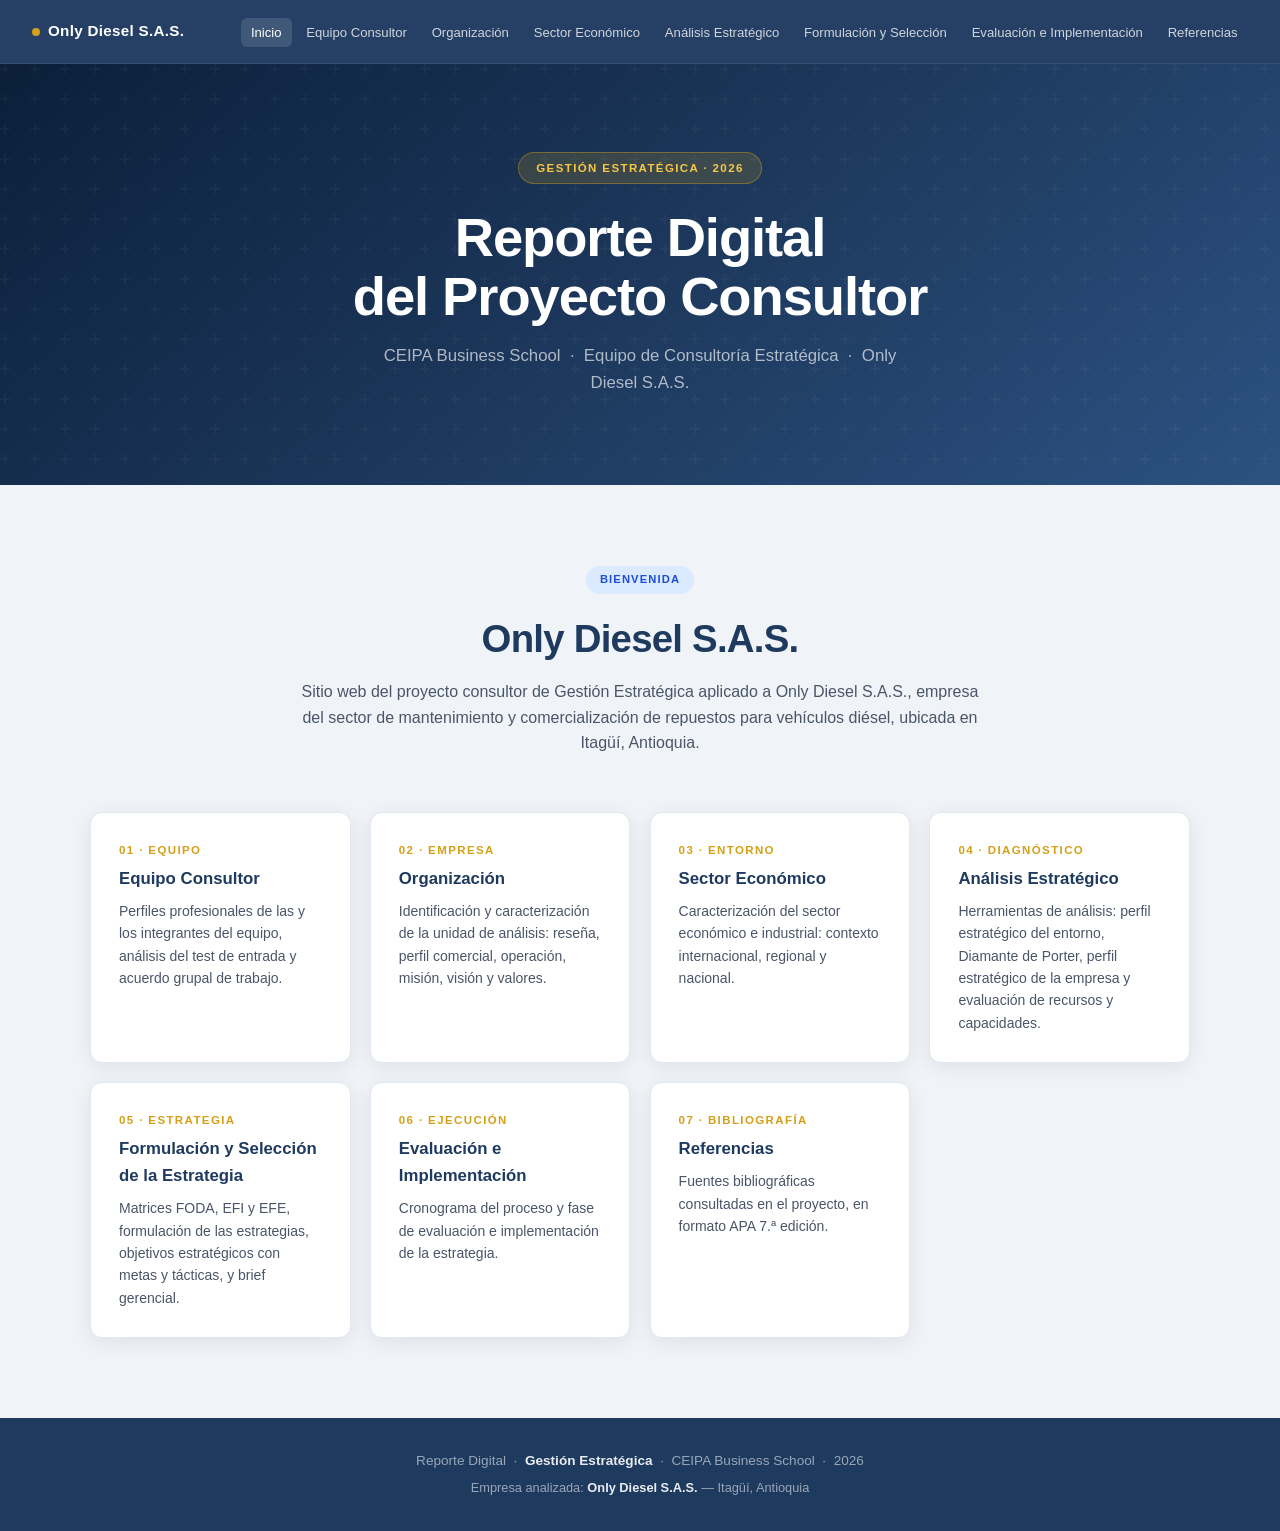
<file: index.html>
<!DOCTYPE html>
<html lang="es">
<head>
    <meta charset="UTF-8">
    <meta name="viewport" content="width=device-width, initial-scale=1.0">
    <title>Inicio · Gestión Estratégica · Only Diesel S.A.S.</title>
    <link rel="stylesheet" href="assets/css/estilos.css">
</head>
<body>

<nav>
    <div class="nav-brand"><span class="dot"></span> Only Diesel S.A.S.</div>
    <ul class="nav-links" id="navLinks">
        <li><a href="index.html" class="active" onclick="closeMenu()">Inicio</a></li>
        <li><a href="equipo.html" onclick="closeMenu()">Equipo Consultor</a></li>
        <li><a href="organizacion.html" onclick="closeMenu()">Organización</a></li>
        <li><a href="sector.html" onclick="closeMenu()">Sector Económico</a></li>
        <li><a href="analisis.html" onclick="closeMenu()">Análisis Estratégico</a></li>
        <li><a href="formulacion.html" onclick="closeMenu()">Formulación y Selección</a></li>
        <li><a href="evaluacion.html" onclick="closeMenu()">Evaluación e Implementación</a></li>
        <li><a href="referencias.html" onclick="closeMenu()">Referencias</a></li>
    </ul>
    <div class="hamburger" onclick="toggleMenu()" aria-label="Abrir menú"><span></span><span></span><span></span></div>
</nav>

<header class="hero">
    <div class="hero-badge">Gestión Estratégica · 2026</div>
    <h1>Reporte Digital<br>del Proyecto Consultor</h1>
    <p>CEIPA Business School &nbsp;·&nbsp; Equipo de Consultoría Estratégica &nbsp;·&nbsp; Only Diesel S.A.S.</p>
</header>

<section>
    <div class="section-header">
        <span class="section-tag">Bienvenida</span>
        <h2>Only Diesel S.A.S.</h2>
        <p>Sitio web del proyecto consultor de Gestión Estratégica aplicado a Only Diesel S.A.S., empresa del sector de mantenimiento y comercialización de repuestos para vehículos diésel, ubicada en Itagüí, Antioquia.</p>
    </div>

    <div class="index-grid">
        <a class="index-card" href="equipo.html">
            <div class="company-card">
                <div class="index-num">01 · Equipo</div>
                <div class="index-title">Equipo Consultor</div>
                <p class="index-desc">Perfiles profesionales de las y los integrantes del equipo, análisis del test de entrada y acuerdo grupal de trabajo.</p>
            </div>
        </a>
        <a class="index-card" href="organizacion.html">
            <div class="company-card">
                <div class="index-num">02 · Empresa</div>
                <div class="index-title">Organización</div>
                <p class="index-desc">Identificación y caracterización de la unidad de análisis: reseña, perfil comercial, operación, misión, visión y valores.</p>
            </div>
        </a>
        <a class="index-card" href="sector.html">
            <div class="company-card">
                <div class="index-num">03 · Entorno</div>
                <div class="index-title">Sector Económico</div>
                <p class="index-desc">Caracterización del sector económico e industrial: contexto internacional, regional y nacional.</p>
            </div>
        </a>
        <a class="index-card" href="analisis.html">
            <div class="company-card">
                <div class="index-num">04 · Diagnóstico</div>
                <div class="index-title">Análisis Estratégico</div>
                <p class="index-desc">Herramientas de análisis: perfil estratégico del entorno, Diamante de Porter, perfil estratégico de la empresa y evaluación de recursos y capacidades.</p>
            </div>
        </a>
        <a class="index-card" href="formulacion.html">
            <div class="company-card">
                <div class="index-num">05 · Estrategia</div>
                <div class="index-title">Formulación y Selección de la Estrategia</div>
                <p class="index-desc">Matrices FODA, EFI y EFE, formulación de las estrategias, objetivos estratégicos con metas y tácticas, y brief gerencial.</p>
            </div>
        </a>
        <a class="index-card" href="evaluacion.html">
            <div class="company-card">
                <div class="index-num">06 · Ejecución</div>
                <div class="index-title">Evaluación e Implementación</div>
                <p class="index-desc">Cronograma del proceso y fase de evaluación e implementación de la estrategia.</p>
            </div>
        </a>
        <a class="index-card" href="referencias.html">
            <div class="company-card">
                <div class="index-num">07 · Bibliografía</div>
                <div class="index-title">Referencias</div>
                <p class="index-desc">Fuentes bibliográficas consultadas en el proyecto, en formato APA 7.ª edición.</p>
            </div>
        </a>
    </div>
</section>

<footer>
    <p>Reporte Digital &nbsp;·&nbsp; <strong>Gestión Estratégica</strong> &nbsp;·&nbsp; CEIPA Business School &nbsp;·&nbsp; 2026</p>
    <p>Empresa analizada: <strong>Only Diesel S.A.S.</strong> — Itagüí, Antioquia</p>
</footer>

<script>
    function toggleMenu() { document.getElementById('navLinks').classList.toggle('open'); }
    function closeMenu() { document.getElementById('navLinks').classList.remove('open'); }
</script>
</body>
</html>
</file>
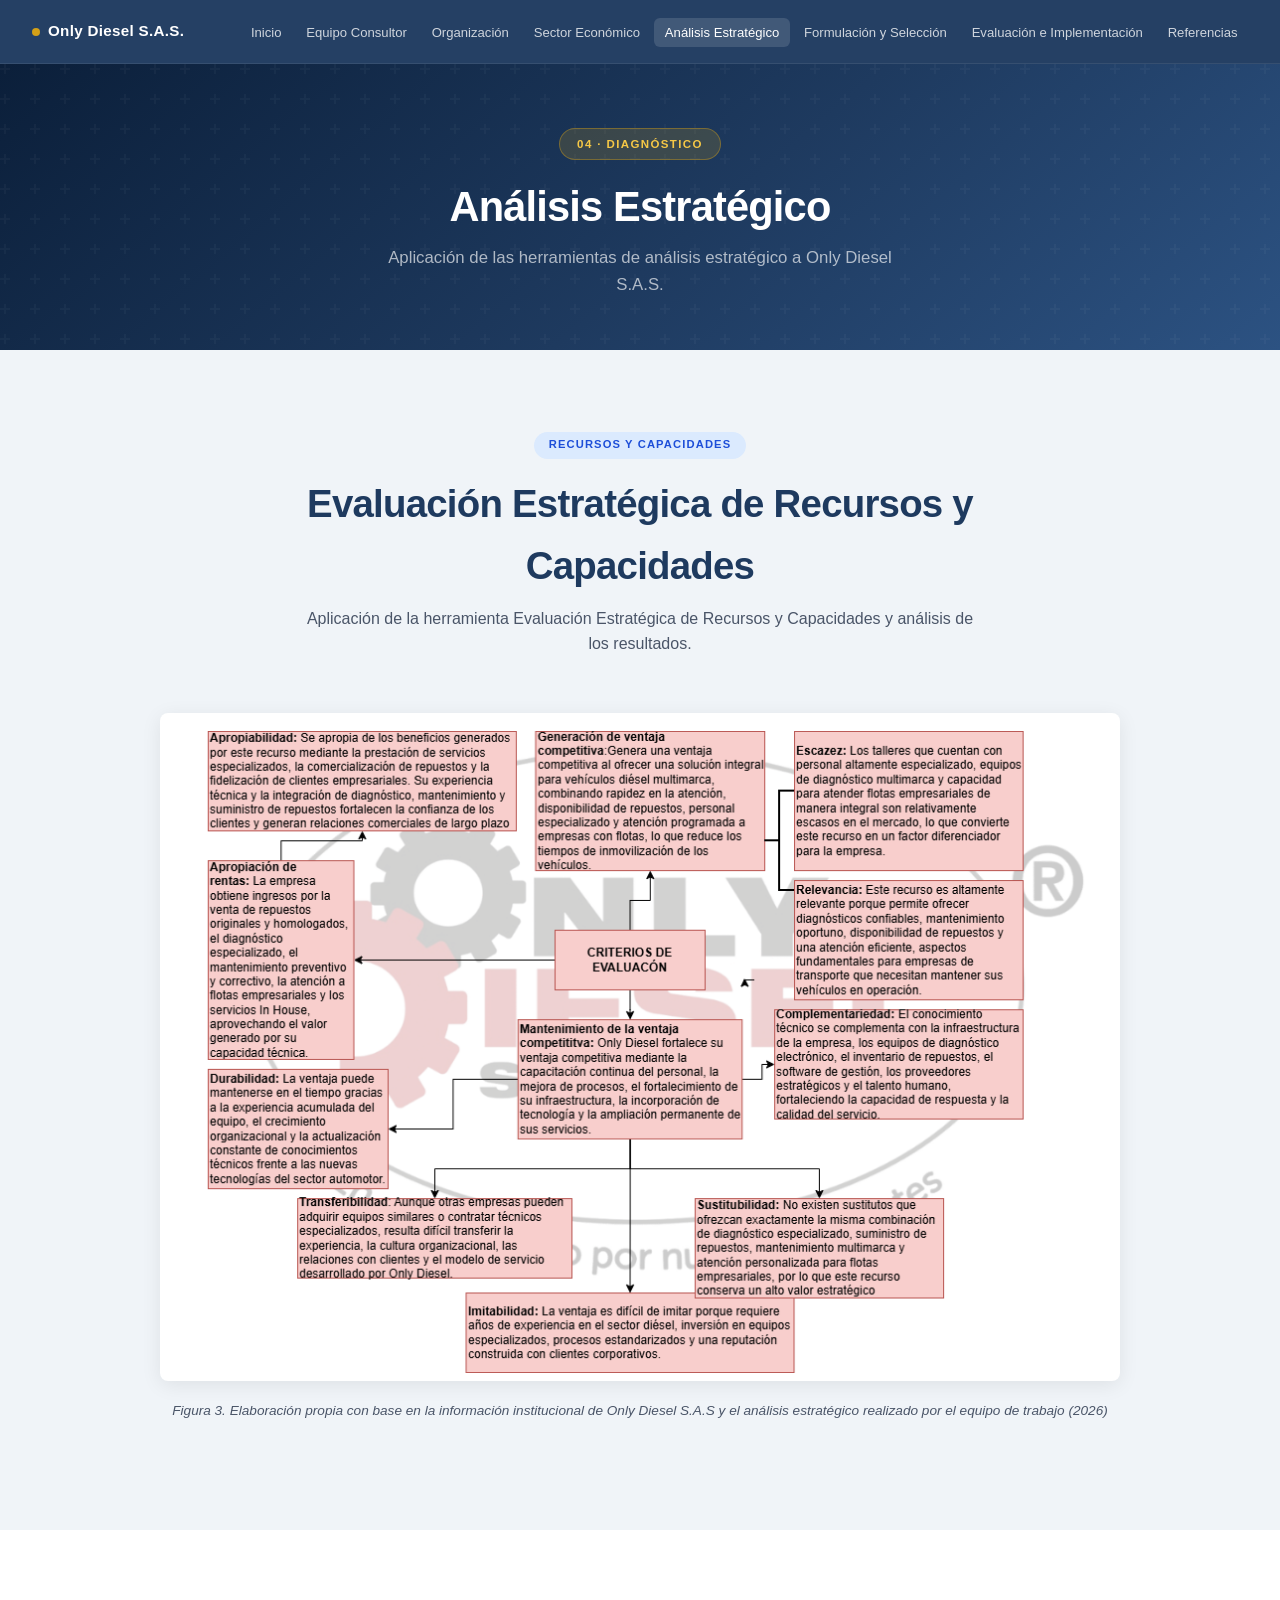
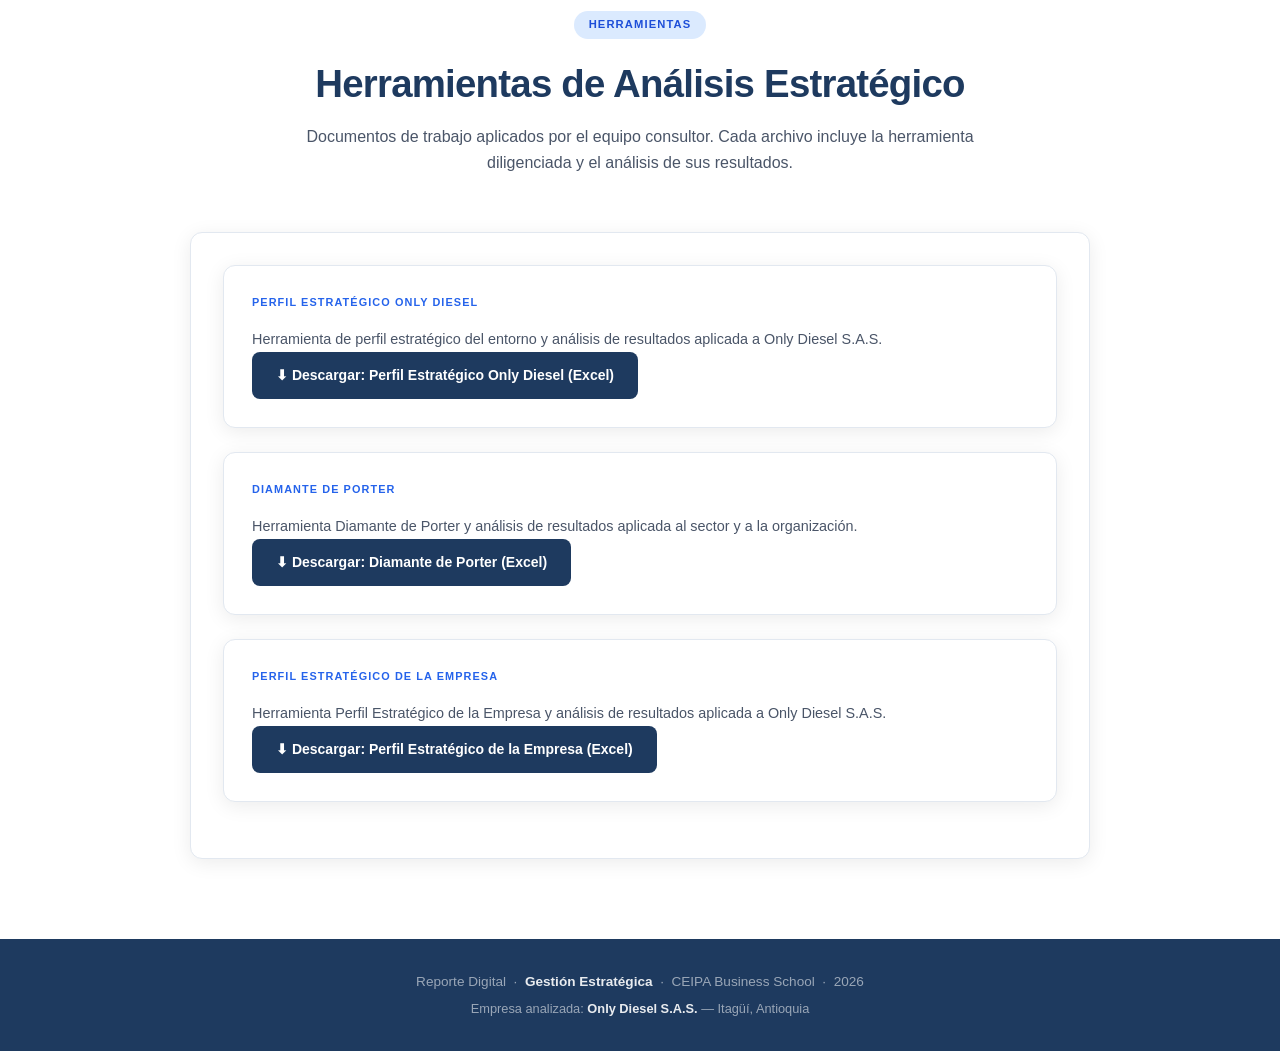
<file: analisis.html>
<!DOCTYPE html>
<html lang="es">
<head>
    <meta charset="UTF-8">
    <meta name="viewport" content="width=device-width, initial-scale=1.0">
    <title>Análisis Estratégico · Gestión Estratégica · Only Diesel S.A.S.</title>
    <link rel="stylesheet" href="assets/css/estilos.css">
</head>
<body>

<nav>
    <div class="nav-brand"><span class="dot"></span> Only Diesel S.A.S.</div>
    <ul class="nav-links" id="navLinks">
        <li><a href="index.html" onclick="closeMenu()">Inicio</a></li>
        <li><a href="equipo.html" onclick="closeMenu()">Equipo Consultor</a></li>
        <li><a href="organizacion.html" onclick="closeMenu()">Organización</a></li>
        <li><a href="sector.html" onclick="closeMenu()">Sector Económico</a></li>
        <li><a href="analisis.html" class="active" onclick="closeMenu()">Análisis Estratégico</a></li>
        <li><a href="formulacion.html" onclick="closeMenu()">Formulación y Selección</a></li>
        <li><a href="evaluacion.html" onclick="closeMenu()">Evaluación e Implementación</a></li>
        <li><a href="referencias.html" onclick="closeMenu()">Referencias</a></li>
    </ul>
    <div class="hamburger" onclick="toggleMenu()" aria-label="Abrir menú"><span></span><span></span><span></span></div>
</nav>

<header class="hero hero-sub">
    <div class="hero-badge">04 · Diagnóstico</div>
    <h1>Análisis Estratégico</h1>
    <p>Aplicación de las herramientas de análisis estratégico a Only Diesel S.A.S.</p>
</header>

<!-- ═══════════ EVALUACIÓN ESTRATÉGICA DE RECURSOS Y CAPACIDADES ═══════════ -->
<section id="recursos-capacidades">
    <div class="section-header">
        <span class="section-tag">Recursos y capacidades</span>
        <h2>Evaluación Estratégica de Recursos y Capacidades</h2>
        <p>Aplicación de la herramienta Evaluación Estratégica de Recursos y Capacidades y análisis de los resultados.</p>
    </div>

    <div class="figure-block">
        <img src="assets/img/evaluacion-estrategica-capacidades.png" alt="Evaluación Estratégica de Recursos y Capacidades de Only Diesel S.A.S.">
        <p class="figure-caption">Figura 3. Elaboración propia con base en la información institucional de Only Diesel S.A.S y el análisis estratégico realizado por el equipo de trabajo (2026)</p>
    </div>
</section>

<!-- ═══════════ HERRAMIENTAS DESCARGABLES ═══════════ -->
<section class="alt" id="herramientas">
    <div class="section-header">
        <span class="section-tag">Herramientas</span>
        <h2>Herramientas de Análisis Estratégico</h2>
        <p>Documentos de trabajo aplicados por el equipo consultor. Cada archivo incluye la herramienta diligenciada y el análisis de sus resultados.</p>
    </div>

    <div class="downloads-area" style="max-width:900px;">
        <div class="company-card gap-block">
            <p class="block-title">Perfil Estratégico Only Diesel</p>
            <p class="company-desc">Herramienta de perfil estratégico del entorno y análisis de resultados aplicada a Only Diesel S.A.S.</p>
            <div class="downloads-list">
                <a class="btn-download" href="descargas/4-perfil-estrategico-entorno-only-diesel.xlsx" download>⬇ Descargar: Perfil Estratégico Only Diesel (Excel)</a>
            </div>
        </div>

        <div class="company-card gap-block">
            <p class="block-title">Diamante de Porter</p>
            <p class="company-desc">Herramienta Diamante de Porter y análisis de resultados aplicada al sector y a la organización.</p>
            <div class="downloads-list">
                <a class="btn-download" href="descargas/5-diamante-de-porter.xlsx" download>⬇ Descargar: Diamante de Porter (Excel)</a>
            </div>
        </div>

        <div class="company-card gap-block">
            <p class="block-title">Perfil Estratégico de la Empresa</p>
            <p class="company-desc">Herramienta Perfil Estratégico de la Empresa y análisis de resultados aplicada a Only Diesel S.A.S.</p>
            <div class="downloads-list">
                <a class="btn-download" href="descargas/6-perfil-estrategico-empresa.xlsx" download>⬇ Descargar: Perfil Estratégico de la Empresa (Excel)</a>
            </div>
        </div>
    </div>
</section>

<footer>
    <p>Reporte Digital &nbsp;·&nbsp; <strong>Gestión Estratégica</strong> &nbsp;·&nbsp; CEIPA Business School &nbsp;·&nbsp; 2026</p>
    <p>Empresa analizada: <strong>Only Diesel S.A.S.</strong> — Itagüí, Antioquia</p>
</footer>

<script>
    function toggleMenu() { document.getElementById('navLinks').classList.toggle('open'); }
    function closeMenu() { document.getElementById('navLinks').classList.remove('open'); }
</script>
</body>
</html>
</file>
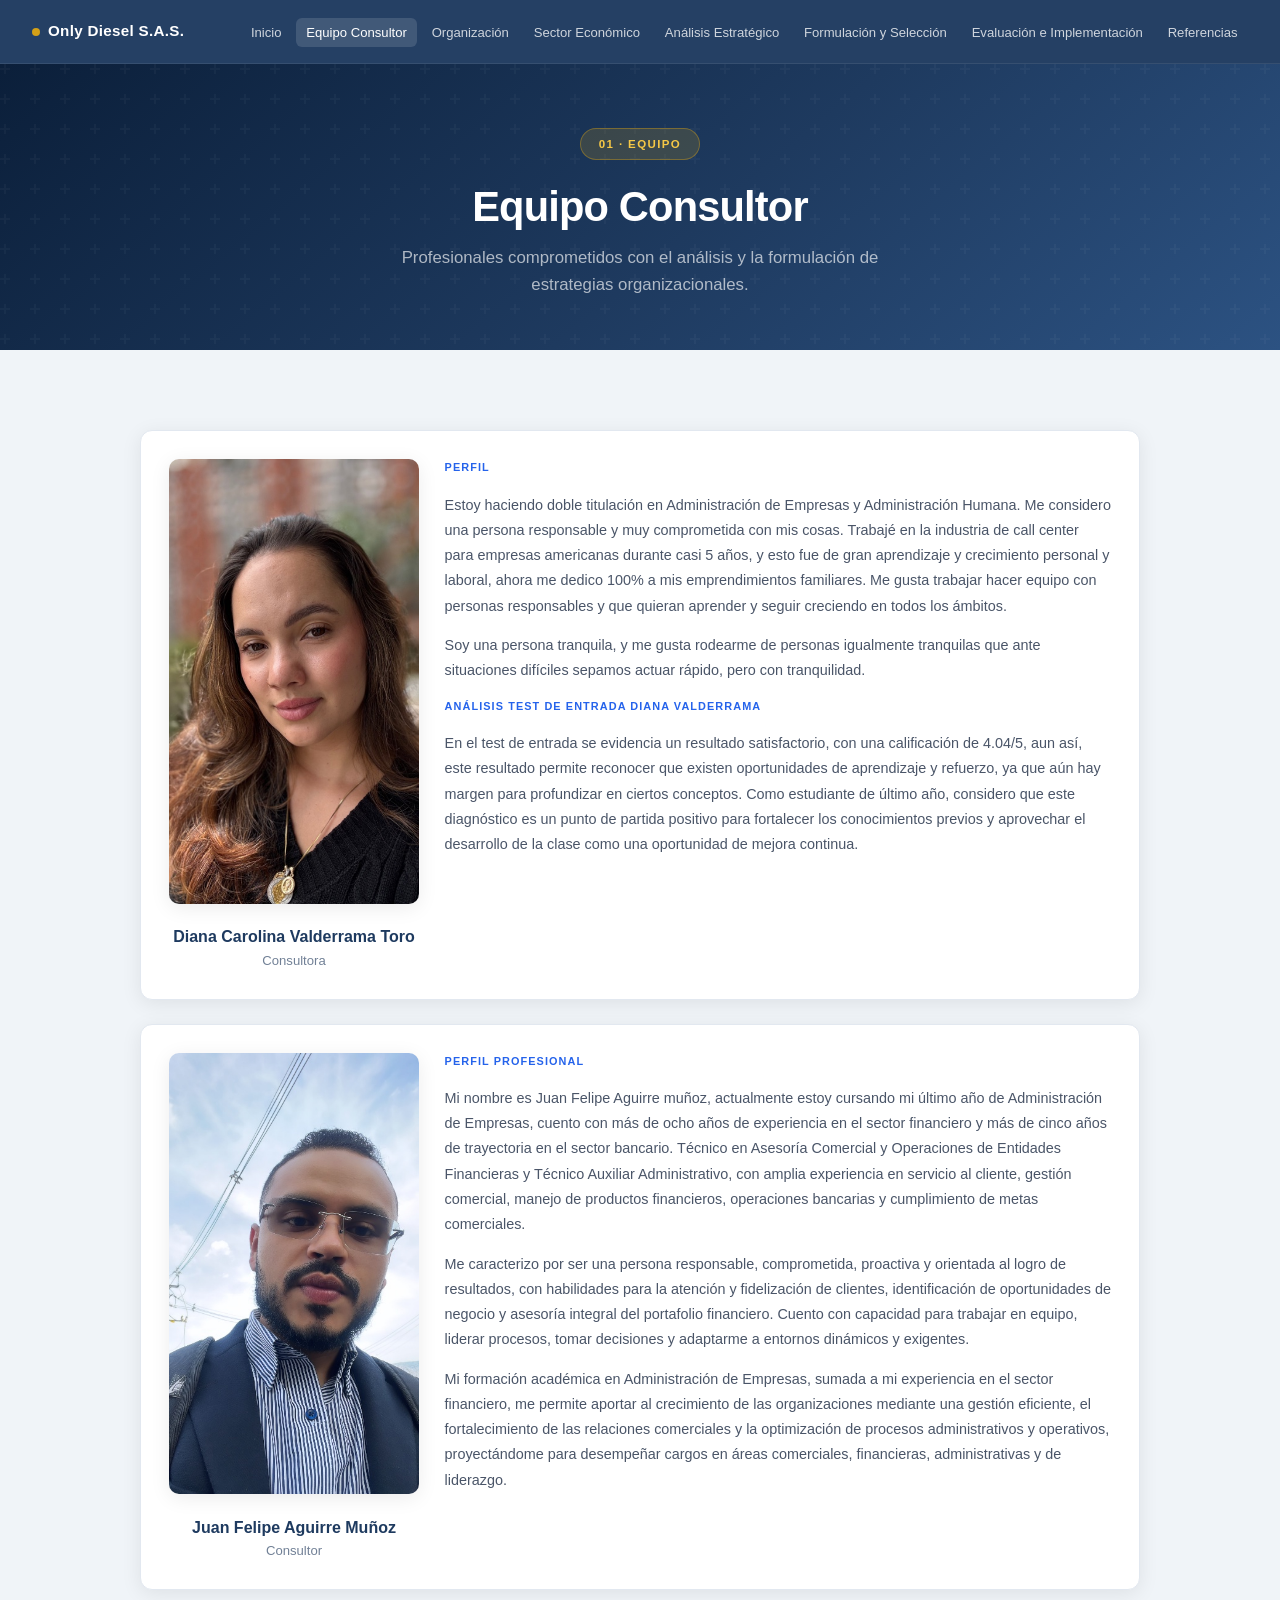
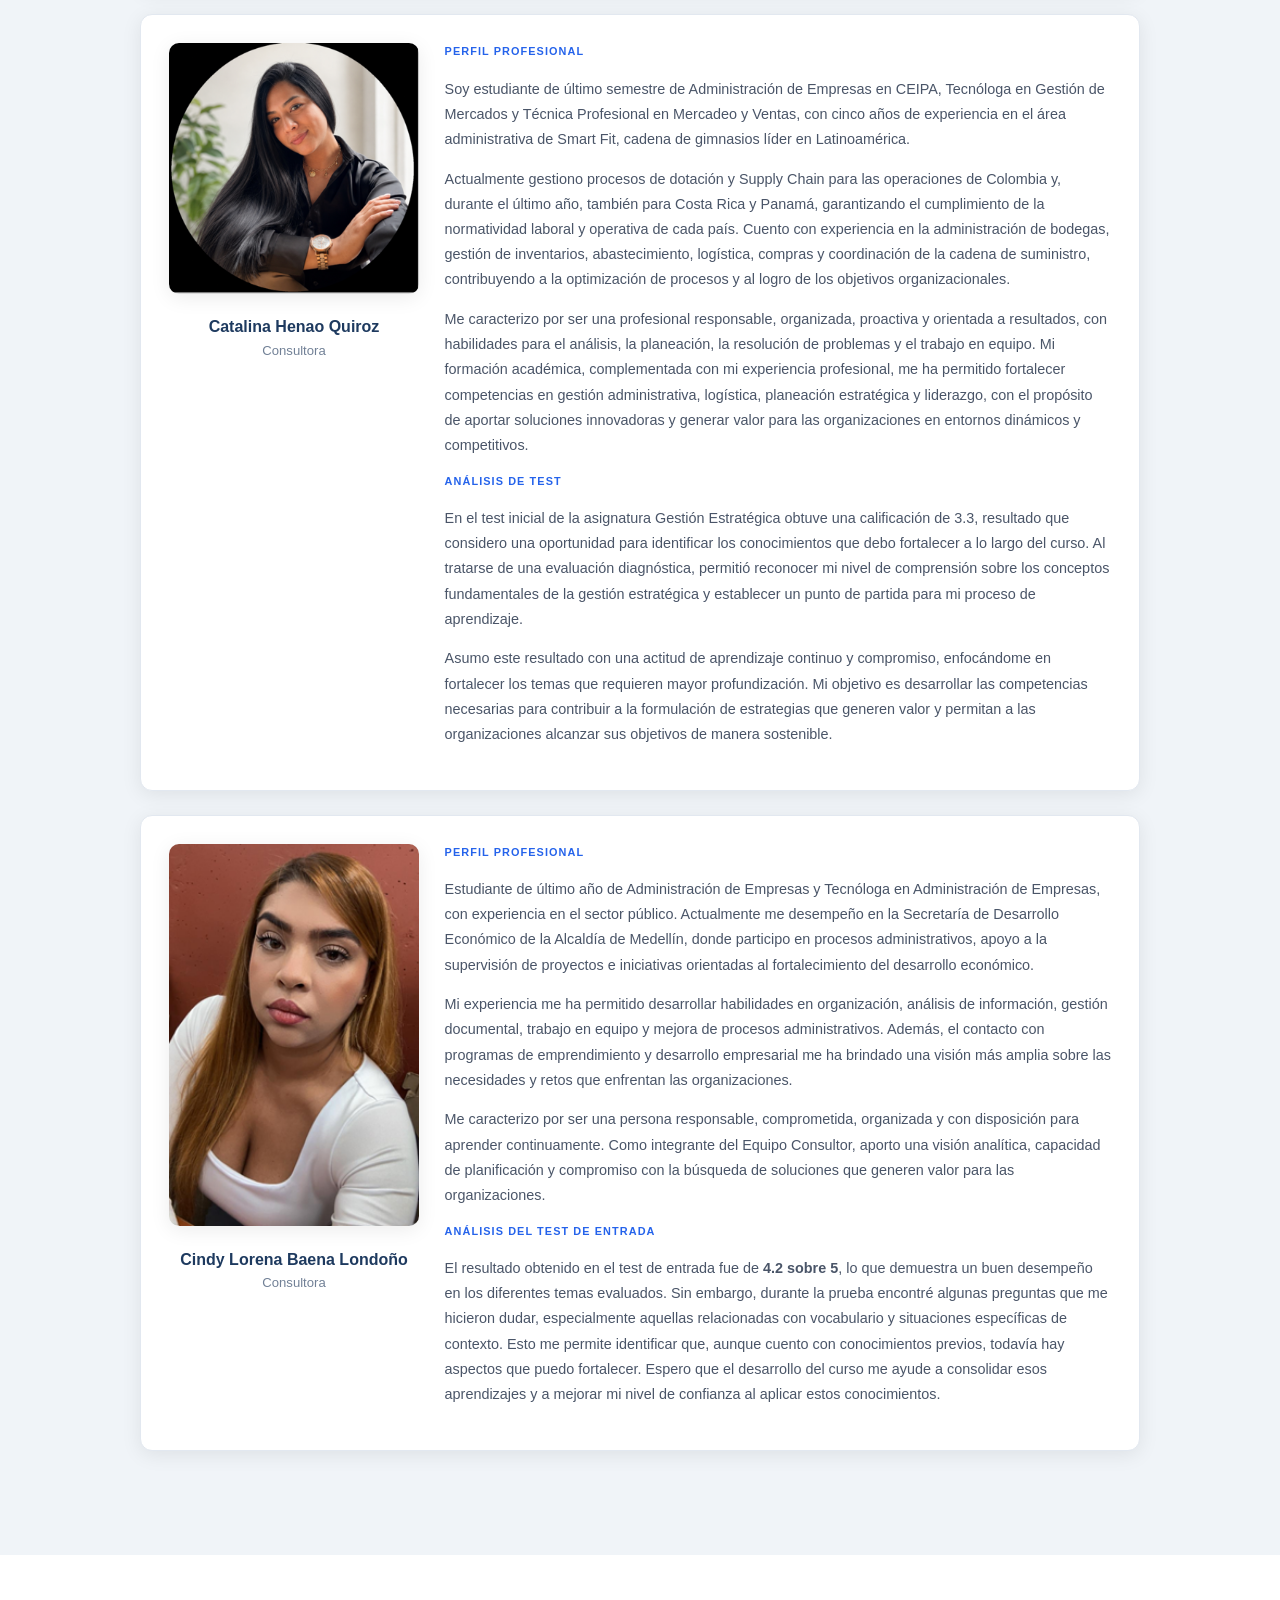
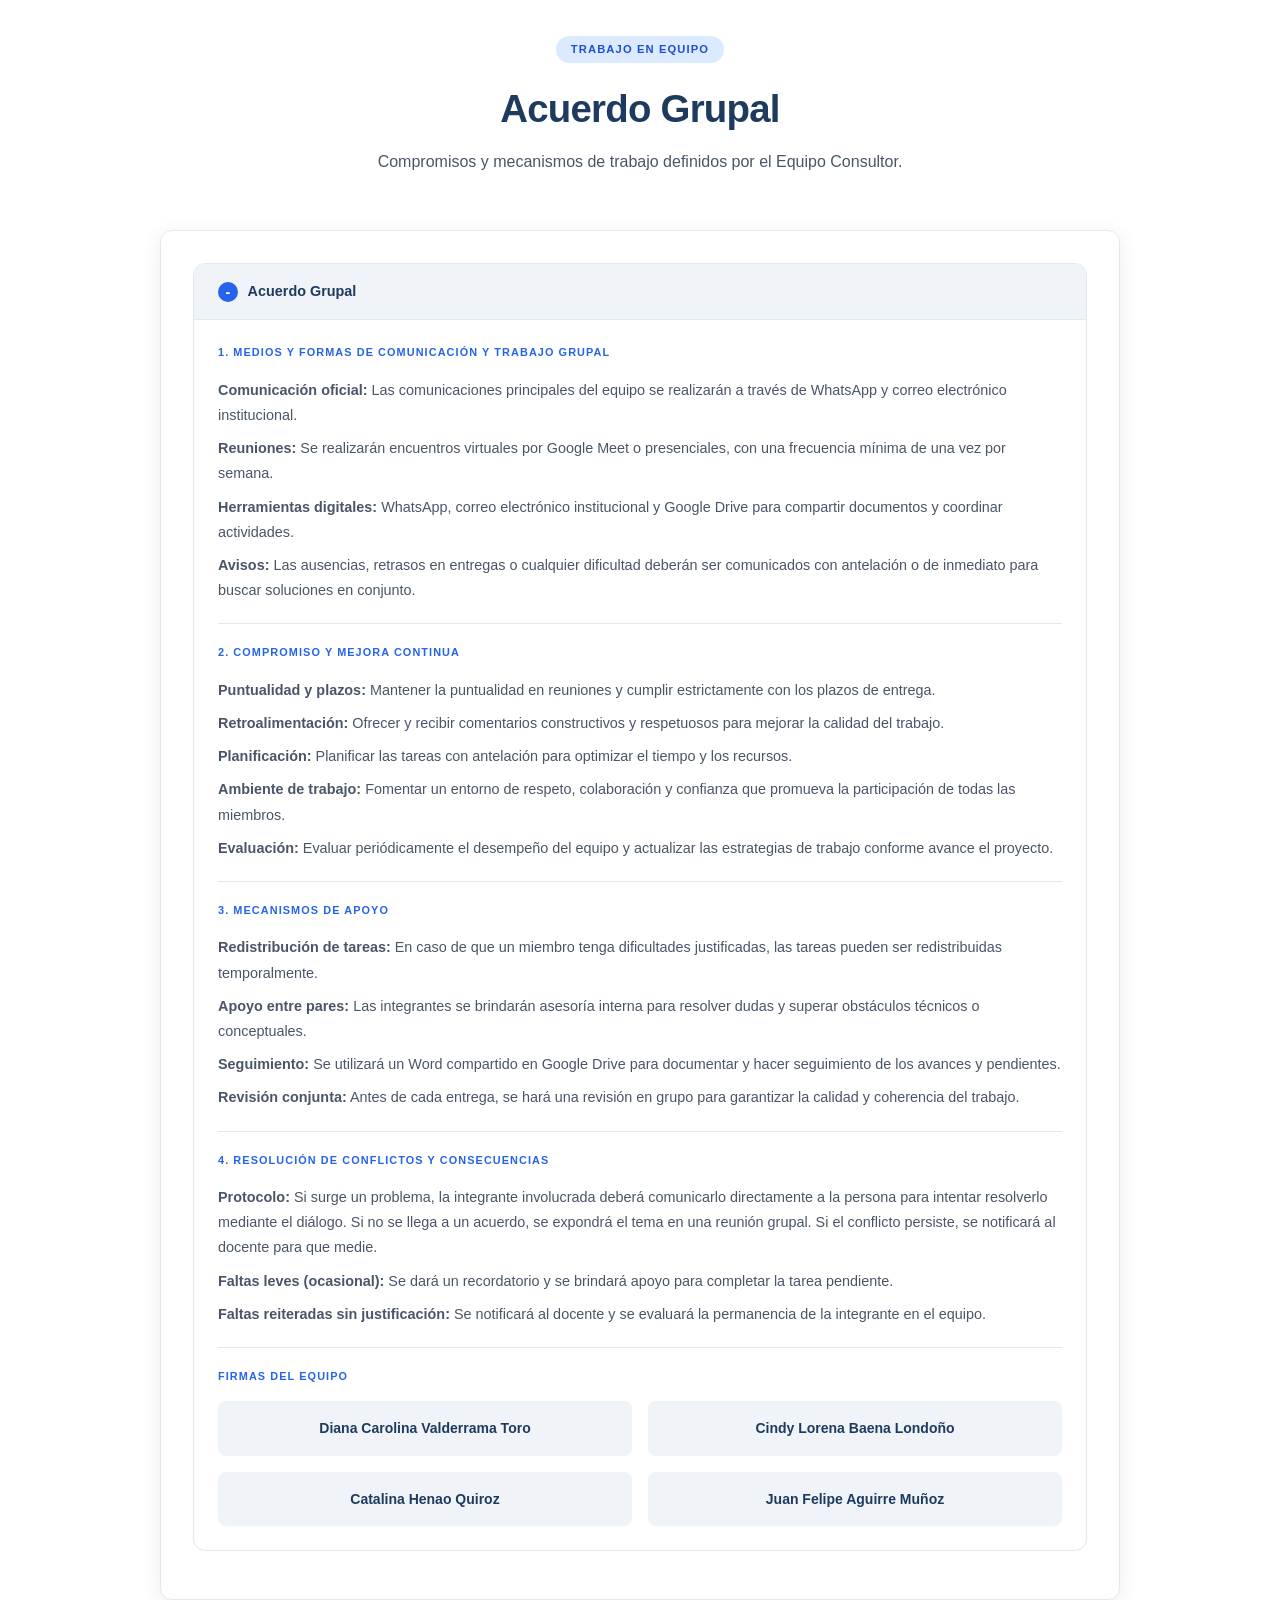
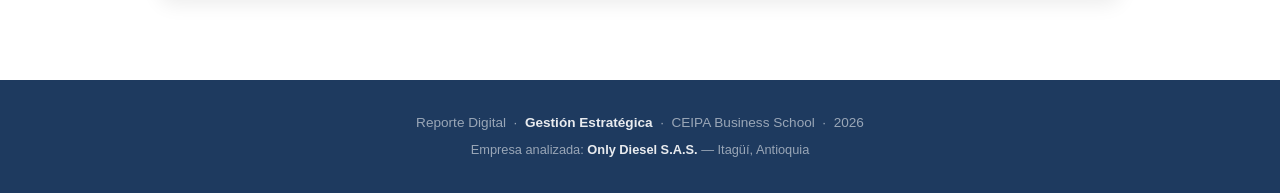
<file: equipo.html>
<!DOCTYPE html>
<html lang="es">
<head>
    <meta charset="UTF-8">
    <meta name="viewport" content="width=device-width, initial-scale=1.0">
    <title>Equipo Consultor · Gestión Estratégica · Only Diesel S.A.S.</title>
    <link rel="stylesheet" href="assets/css/estilos.css">
</head>
<body>

<nav>
    <div class="nav-brand"><span class="dot"></span> Only Diesel S.A.S.</div>
    <ul class="nav-links" id="navLinks">
        <li><a href="index.html" onclick="closeMenu()">Inicio</a></li>
        <li><a href="equipo.html" class="active" onclick="closeMenu()">Equipo Consultor</a></li>
        <li><a href="organizacion.html" onclick="closeMenu()">Organización</a></li>
        <li><a href="sector.html" onclick="closeMenu()">Sector Económico</a></li>
        <li><a href="analisis.html" onclick="closeMenu()">Análisis Estratégico</a></li>
        <li><a href="formulacion.html" onclick="closeMenu()">Formulación y Selección</a></li>
        <li><a href="evaluacion.html" onclick="closeMenu()">Evaluación e Implementación</a></li>
        <li><a href="referencias.html" onclick="closeMenu()">Referencias</a></li>
    </ul>
    <div class="hamburger" onclick="toggleMenu()" aria-label="Abrir menú"><span></span><span></span><span></span></div>
</nav>

<header class="hero hero-sub">
    <div class="hero-badge">01 · Equipo</div>
    <h1>Equipo Consultor</h1>
    <p>Profesionales comprometidos con el análisis y la formulación de estrategias organizacionales.</p>
</header>

<section id="perfiles">

    <!-- ── Diana ── -->
    <div class="company-card gap-block profile-card" style="max-width:1000px;margin-left:auto;margin-right:auto;">
        <div>
            <img class="member-photo" src="assets/img/diana.jpg" alt="Diana Carolina Valderrama Toro">
            <p style="font-weight:700;color:var(--primary);margin-top:0.8rem;text-align:center;">Diana Carolina Valderrama Toro</p>
            <p style="color:var(--text-light);font-size:0.82rem;text-align:center;">Consultora</p>
        </div>
        <div>
            <p class="block-title">Perfil</p>
            <p class="company-desc">Estoy haciendo doble titulación en Administración de Empresas y Administración Humana. Me considero una persona responsable y muy comprometida con mis cosas. Trabajé en la industria de call center para empresas americanas durante casi 5 años, y esto fue de gran aprendizaje y crecimiento personal y laboral, ahora me dedico 100% a mis emprendimientos familiares. Me gusta trabajar hacer equipo con personas responsables y que quieran aprender y seguir creciendo en todos los ámbitos.</p>
            <p class="company-desc">Soy una persona tranquila, y me gusta rodearme de personas igualmente tranquilas que ante situaciones difíciles sepamos actuar rápido, pero con tranquilidad.</p>
            <p class="block-title">Análisis test de entrada Diana Valderrama</p>
            <p class="company-desc">En el test de entrada se evidencia un resultado satisfactorio, con una calificación de 4.04/5, aun así, este resultado permite reconocer que existen oportunidades de aprendizaje y refuerzo, ya que aún hay margen para profundizar en ciertos conceptos. Como estudiante de último año, considero que este diagnóstico es un punto de partida positivo para fortalecer los conocimientos previos y aprovechar el desarrollo de la clase como una oportunidad de mejora continua.</p>
        </div>
    </div>

    <!-- ── Juan Felipe ── -->
    <div class="company-card gap-block profile-card" style="max-width:1000px;margin-left:auto;margin-right:auto;">
        <div>
            <img class="member-photo" src="assets/img/juan-felipe.jpg" alt="Juan Felipe Aguirre Muñoz">
            <p style="font-weight:700;color:var(--primary);margin-top:0.8rem;text-align:center;">Juan Felipe Aguirre Muñoz</p>
            <p style="color:var(--text-light);font-size:0.82rem;text-align:center;">Consultor</p>
        </div>
        <div>
            <p class="block-title">Perfil Profesional</p>
            <p class="company-desc">Mi nombre es Juan Felipe Aguirre muñoz, actualmente estoy cursando mi último año de Administración de Empresas, cuento con más de ocho años de experiencia en el sector financiero y más de cinco años de trayectoria en el sector bancario. Técnico en Asesoría Comercial y Operaciones de Entidades Financieras y Técnico Auxiliar Administrativo, con amplia experiencia en servicio al cliente, gestión comercial, manejo de productos financieros, operaciones bancarias y cumplimiento de metas comerciales.</p>
            <p class="company-desc">Me caracterizo por ser una persona responsable, comprometida, proactiva y orientada al logro de resultados, con habilidades para la atención y fidelización de clientes, identificación de oportunidades de negocio y asesoría integral del portafolio financiero. Cuento con capacidad para trabajar en equipo, liderar procesos, tomar decisiones y adaptarme a entornos dinámicos y exigentes.</p>
            <p class="company-desc">Mi formación académica en Administración de Empresas, sumada a mi experiencia en el sector financiero, me permite aportar al crecimiento de las organizaciones mediante una gestión eficiente, el fortalecimiento de las relaciones comerciales y la optimización de procesos administrativos y operativos, proyectándome para desempeñar cargos en áreas comerciales, financieras, administrativas y de liderazgo.</p>
        </div>
    </div>

    <!-- ── Catalina ── -->
    <div class="company-card gap-block profile-card" style="max-width:1000px;margin-left:auto;margin-right:auto;">
        <div>
            <img class="member-photo" src="assets/img/catalina.png" alt="Catalina Henao Quiroz">
            <p style="font-weight:700;color:var(--primary);margin-top:0.8rem;text-align:center;">Catalina Henao Quiroz</p>
            <p style="color:var(--text-light);font-size:0.82rem;text-align:center;">Consultora</p>
        </div>
        <div>
            <p class="block-title">Perfil Profesional</p>
            <p class="company-desc">Soy estudiante de último semestre de Administración de Empresas en CEIPA, Tecnóloga en Gestión de Mercados y Técnica Profesional en Mercadeo y Ventas, con cinco años de experiencia en el área administrativa de Smart Fit, cadena de gimnasios líder en Latinoamérica.</p>
            <p class="company-desc">Actualmente gestiono procesos de dotación y Supply Chain para las operaciones de Colombia y, durante el último año, también para Costa Rica y Panamá, garantizando el cumplimiento de la normatividad laboral y operativa de cada país. Cuento con experiencia en la administración de bodegas, gestión de inventarios, abastecimiento, logística, compras y coordinación de la cadena de suministro, contribuyendo a la optimización de procesos y al logro de los objetivos organizacionales.</p>
            <p class="company-desc">Me caracterizo por ser una profesional responsable, organizada, proactiva y orientada a resultados, con habilidades para el análisis, la planeación, la resolución de problemas y el trabajo en equipo. Mi formación académica, complementada con mi experiencia profesional, me ha permitido fortalecer competencias en gestión administrativa, logística, planeación estratégica y liderazgo, con el propósito de aportar soluciones innovadoras y generar valor para las organizaciones en entornos dinámicos y competitivos.</p>
            <p class="block-title">Análisis de test</p>
            <p class="company-desc">En el test inicial de la asignatura Gestión Estratégica obtuve una calificación de 3.3, resultado que considero una oportunidad para identificar los conocimientos que debo fortalecer a lo largo del curso. Al tratarse de una evaluación diagnóstica, permitió reconocer mi nivel de comprensión sobre los conceptos fundamentales de la gestión estratégica y establecer un punto de partida para mi proceso de aprendizaje.</p>
            <p class="company-desc">Asumo este resultado con una actitud de aprendizaje continuo y compromiso, enfocándome en fortalecer los temas que requieren mayor profundización. Mi objetivo es desarrollar las competencias necesarias para contribuir a la formulación de estrategias que generen valor y permitan a las organizaciones alcanzar sus objetivos de manera sostenible.</p>
        </div>
    </div>

    <!-- ── Cindy ── -->
    <div class="company-card gap-block profile-card" style="max-width:1000px;margin-left:auto;margin-right:auto;">
        <div>
            <img class="member-photo" src="assets/img/cindy.png" alt="Cindy Lorena Baena Londoño">
            <p style="font-weight:700;color:var(--primary);margin-top:0.8rem;text-align:center;">Cindy Lorena Baena Londoño</p>
            <p style="color:var(--text-light);font-size:0.82rem;text-align:center;">Consultora</p>
        </div>
        <div>
            <p class="block-title">Perfil Profesional</p>
            <p class="company-desc">Estudiante de último año de Administración de Empresas y Tecnóloga en Administración de Empresas, con experiencia en el sector público. Actualmente me desempeño en la Secretaría de Desarrollo Económico de la Alcaldía de Medellín, donde participo en procesos administrativos, apoyo a la supervisión de proyectos e iniciativas orientadas al fortalecimiento del desarrollo económico.</p>
            <p class="company-desc">Mi experiencia me ha permitido desarrollar habilidades en organización, análisis de información, gestión documental, trabajo en equipo y mejora de procesos administrativos. Además, el contacto con programas de emprendimiento y desarrollo empresarial me ha brindado una visión más amplia sobre las necesidades y retos que enfrentan las organizaciones.</p>
            <p class="company-desc">Me caracterizo por ser una persona responsable, comprometida, organizada y con disposición para aprender continuamente. Como integrante del Equipo Consultor, aporto una visión analítica, capacidad de planificación y compromiso con la búsqueda de soluciones que generen valor para las organizaciones.</p>
            <p class="block-title">Análisis del test de entrada</p>
            <p class="company-desc">El resultado obtenido en el test de entrada fue de <strong>4.2 sobre 5</strong>, lo que demuestra un buen desempeño en los diferentes temas evaluados. Sin embargo, durante la prueba encontré algunas preguntas que me hicieron dudar, especialmente aquellas relacionadas con vocabulario y situaciones específicas de contexto. Esto me permite identificar que, aunque cuento con conocimientos previos, todavía hay aspectos que puedo fortalecer. Espero que el desarrollo del curso me ayude a consolidar esos aprendizajes y a mejorar mi nivel de confianza al aplicar estos conocimientos.</p>
        </div>
    </div>

</section>

<section class="alt" id="acuerdo">
    <div class="section-header">
        <span class="section-tag">Trabajo en equipo</span>
        <h2>Acuerdo Grupal</h2>
        <p>Compromisos y mecanismos de trabajo definidos por el Equipo Consultor.</p>
    </div>

    <div class="downloads-area" style="max-width:960px;">
        <details class="doc-item" open>
            <summary class="doc-item-title">Acuerdo Grupal</summary>
            <div class="doc-item-body">

                <div class="doc-subsection">
                    <p class="block-title">1. Medios y Formas de Comunicación y Trabajo Grupal</p>
                    <p class="company-desc"><strong>Comunicación oficial:</strong> Las comunicaciones principales del equipo se realizarán a través de WhatsApp y correo electrónico institucional.</p>
                    <p class="company-desc"><strong>Reuniones:</strong> Se realizarán encuentros virtuales por Google Meet o presenciales, con una frecuencia mínima de una vez por semana.</p>
                    <p class="company-desc"><strong>Herramientas digitales:</strong> WhatsApp, correo electrónico institucional y Google Drive para compartir documentos y coordinar actividades.</p>
                    <p class="company-desc"><strong>Avisos:</strong> Las ausencias, retrasos en entregas o cualquier dificultad deberán ser comunicados con antelación o de inmediato para buscar soluciones en conjunto.</p>
                </div>

                <div class="doc-subsection">
                    <p class="block-title">2. Compromiso y Mejora Continua</p>
                    <p class="company-desc"><strong>Puntualidad y plazos:</strong> Mantener la puntualidad en reuniones y cumplir estrictamente con los plazos de entrega.</p>
                    <p class="company-desc"><strong>Retroalimentación:</strong> Ofrecer y recibir comentarios constructivos y respetuosos para mejorar la calidad del trabajo.</p>
                    <p class="company-desc"><strong>Planificación:</strong> Planificar las tareas con antelación para optimizar el tiempo y los recursos.</p>
                    <p class="company-desc"><strong>Ambiente de trabajo:</strong> Fomentar un entorno de respeto, colaboración y confianza que promueva la participación de todas las miembros.</p>
                    <p class="company-desc"><strong>Evaluación:</strong> Evaluar periódicamente el desempeño del equipo y actualizar las estrategias de trabajo conforme avance el proyecto.</p>
                </div>

                <div class="doc-subsection">
                    <p class="block-title">3. Mecanismos de Apoyo</p>
                    <p class="company-desc"><strong>Redistribución de tareas:</strong> En caso de que un miembro tenga dificultades justificadas, las tareas pueden ser redistribuidas temporalmente.</p>
                    <p class="company-desc"><strong>Apoyo entre pares:</strong> Las integrantes se brindarán asesoría interna para resolver dudas y superar obstáculos técnicos o conceptuales.</p>
                    <p class="company-desc"><strong>Seguimiento:</strong> Se utilizará un Word compartido en Google Drive para documentar y hacer seguimiento de los avances y pendientes.</p>
                    <p class="company-desc"><strong>Revisión conjunta:</strong> Antes de cada entrega, se hará una revisión en grupo para garantizar la calidad y coherencia del trabajo.</p>
                </div>

                <div class="doc-subsection">
                    <p class="block-title">4. Resolución de Conflictos y Consecuencias</p>
                    <p class="company-desc"><strong>Protocolo:</strong> Si surge un problema, la integrante involucrada deberá comunicarlo directamente a la persona para intentar resolverlo mediante el diálogo. Si no se llega a un acuerdo, se expondrá el tema en una reunión grupal. Si el conflicto persiste, se notificará al docente para que medie.</p>
                    <p class="company-desc"><strong>Faltas leves (ocasional):</strong> Se dará un recordatorio y se brindará apoyo para completar la tarea pendiente.</p>
                    <p class="company-desc"><strong>Faltas reiteradas sin justificación:</strong> Se notificará al docente y se evaluará la permanencia de la integrante en el equipo.</p>
                </div>

                <div class="doc-subsection" style="border-bottom:none;">
                    <p class="block-title">Firmas del Equipo</p>
                    <div style="display:grid;grid-template-columns:1fr 1fr;gap:1rem;">
                        <div style="text-align:center;padding:1rem;background:var(--bg);border-radius:8px;">
                            <p style="font-weight:700;color:var(--primary);font-size:0.875rem;">Diana Carolina Valderrama Toro</p>
                        </div>
                        <div style="text-align:center;padding:1rem;background:var(--bg);border-radius:8px;">
                            <p style="font-weight:700;color:var(--primary);font-size:0.875rem;">Cindy Lorena Baena Londoño</p>
                        </div>
                        <div style="text-align:center;padding:1rem;background:var(--bg);border-radius:8px;">
                            <p style="font-weight:700;color:var(--primary);font-size:0.875rem;">Catalina Henao Quiroz</p>
                        </div>
                        <div style="text-align:center;padding:1rem;background:var(--bg);border-radius:8px;">
                            <p style="font-weight:700;color:var(--primary);font-size:0.875rem;">Juan Felipe Aguirre Muñoz</p>
                        </div>
                    </div>
                </div>

            </div>
        </details>
    </div>
</section>

<footer>
    <p>Reporte Digital &nbsp;·&nbsp; <strong>Gestión Estratégica</strong> &nbsp;·&nbsp; CEIPA Business School &nbsp;·&nbsp; 2026</p>
    <p>Empresa analizada: <strong>Only Diesel S.A.S.</strong> — Itagüí, Antioquia</p>
</footer>

<script>
    function toggleMenu() { document.getElementById('navLinks').classList.toggle('open'); }
    function closeMenu() { document.getElementById('navLinks').classList.remove('open'); }
</script>
</body>
</html>
</file>
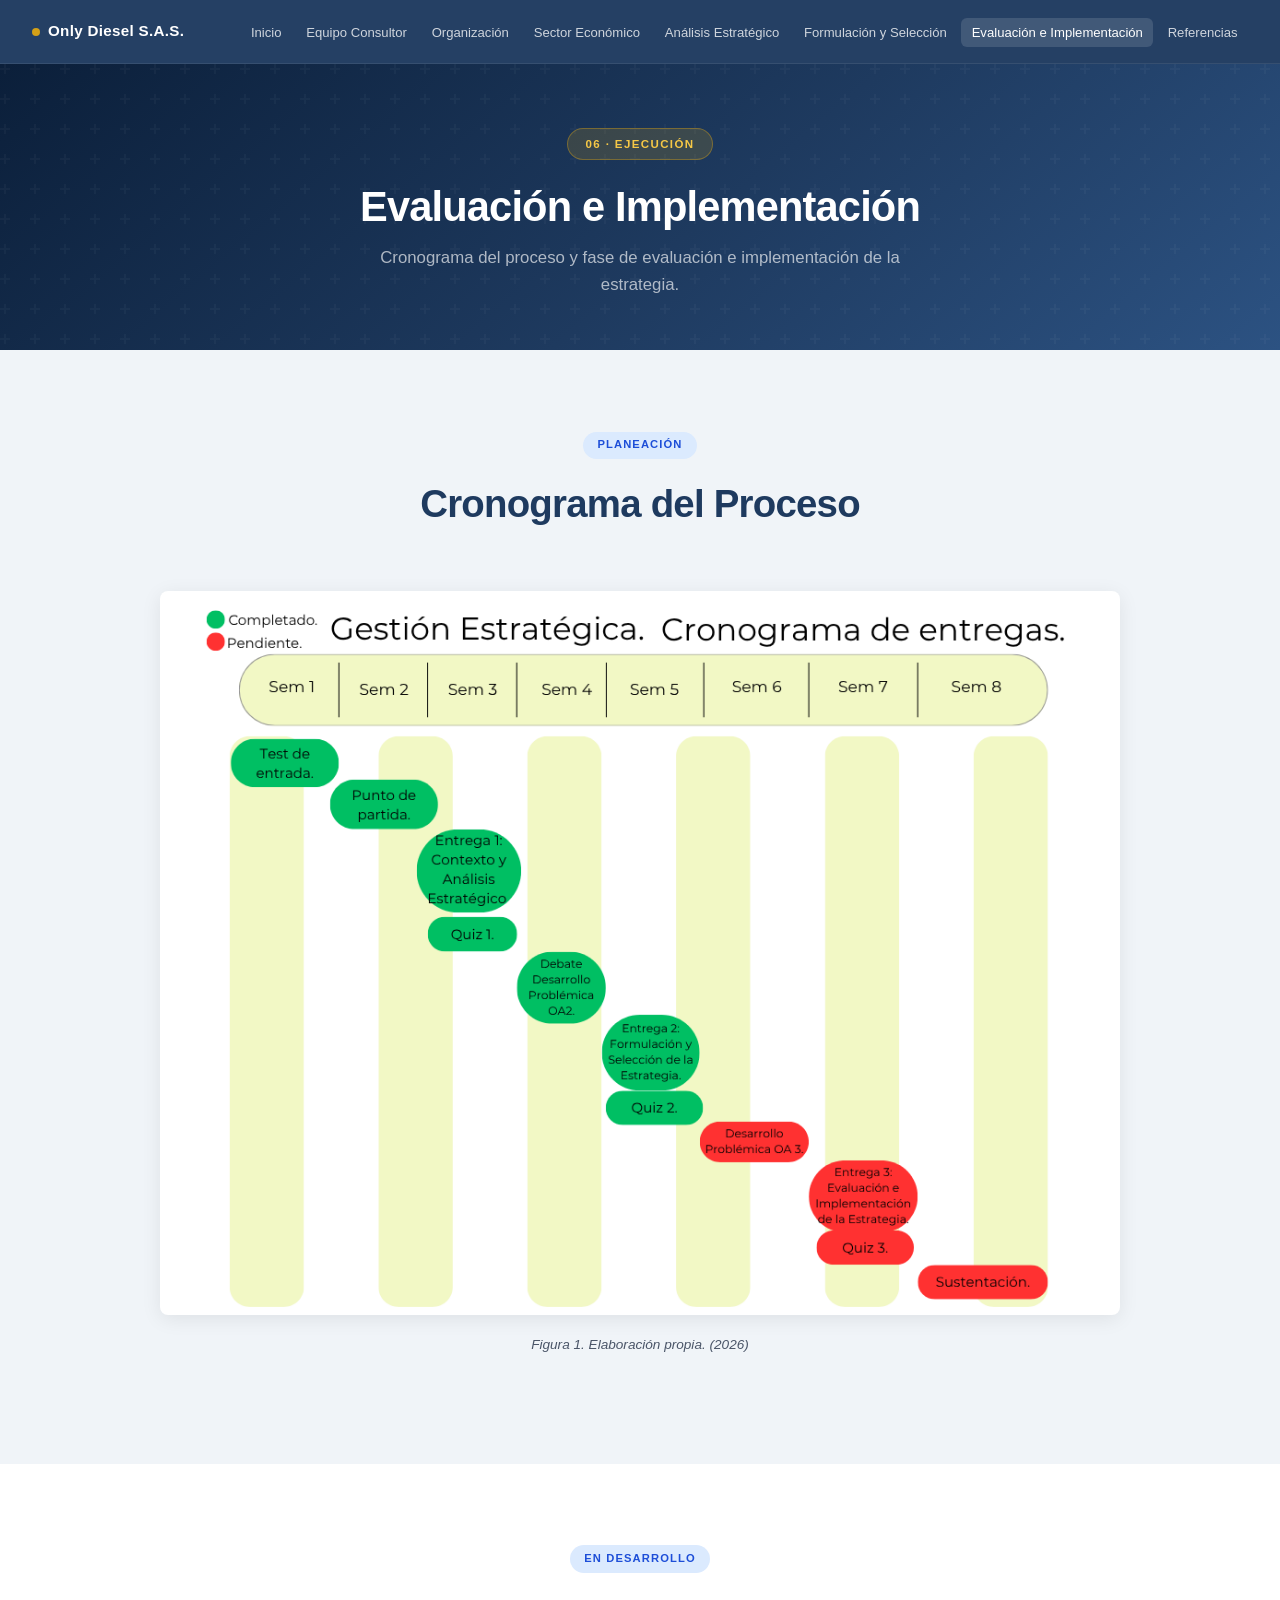
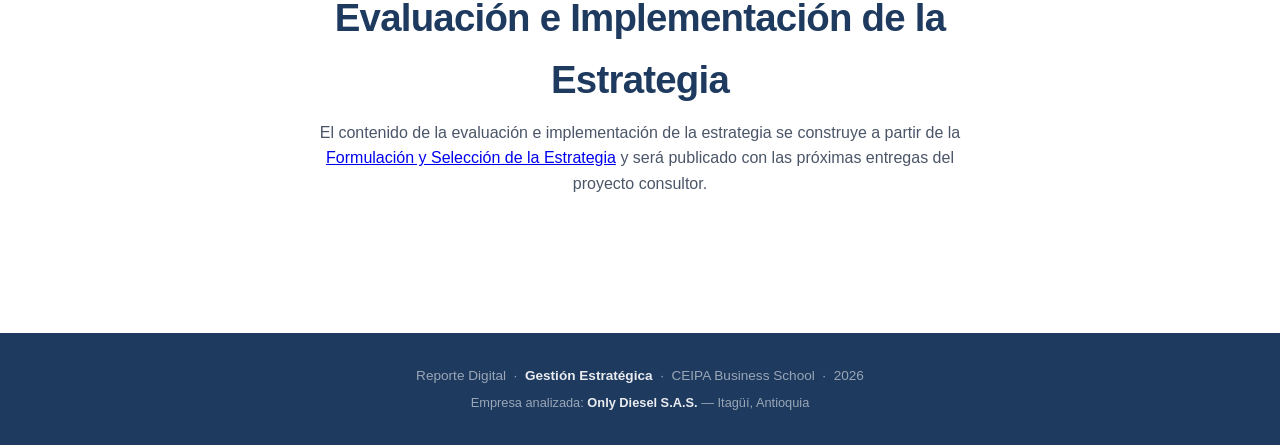
<file: evaluacion.html>
<!DOCTYPE html>
<html lang="es">
<head>
    <meta charset="UTF-8">
    <meta name="viewport" content="width=device-width, initial-scale=1.0">
    <title>Evaluación e Implementación · Gestión Estratégica · Only Diesel S.A.S.</title>
    <link rel="stylesheet" href="assets/css/estilos.css">
</head>
<body>

<nav>
    <div class="nav-brand"><span class="dot"></span> Only Diesel S.A.S.</div>
    <ul class="nav-links" id="navLinks">
        <li><a href="index.html" onclick="closeMenu()">Inicio</a></li>
        <li><a href="equipo.html" onclick="closeMenu()">Equipo Consultor</a></li>
        <li><a href="organizacion.html" onclick="closeMenu()">Organización</a></li>
        <li><a href="sector.html" onclick="closeMenu()">Sector Económico</a></li>
        <li><a href="analisis.html" onclick="closeMenu()">Análisis Estratégico</a></li>
        <li><a href="formulacion.html" onclick="closeMenu()">Formulación y Selección</a></li>
        <li><a href="evaluacion.html" class="active" onclick="closeMenu()">Evaluación e Implementación</a></li>
        <li><a href="referencias.html" onclick="closeMenu()">Referencias</a></li>
    </ul>
    <div class="hamburger" onclick="toggleMenu()" aria-label="Abrir menú"><span></span><span></span><span></span></div>
</nav>

<header class="hero hero-sub">
    <div class="hero-badge">06 · Ejecución</div>
    <h1>Evaluación e Implementación</h1>
    <p>Cronograma del proceso y fase de evaluación e implementación de la estrategia.</p>
</header>

<section id="cronograma">
    <div class="section-header">
        <span class="section-tag">Planeación</span>
        <h2>Cronograma del Proceso</h2>
    </div>

    <div class="figure-block">
        <img src="assets/img/cronograma-proceso.png" alt="Cronograma del proceso del proyecto consultor">
        <p class="figure-caption">Figura 1. Elaboración propia. (2026)</p>
    </div>
</section>

<section class="alt" id="implementacion">
    <div class="section-header">
        <span class="section-tag">En desarrollo</span>
        <h2>Evaluación e Implementación de la Estrategia</h2>
        <p>El contenido de la evaluación e implementación de la estrategia se construye a partir de la <a href="formulacion.html">Formulación y Selección de la Estrategia</a> y será publicado con las próximas entregas del proyecto consultor.</p>
    </div>
</section>

<footer>
    <p>Reporte Digital &nbsp;·&nbsp; <strong>Gestión Estratégica</strong> &nbsp;·&nbsp; CEIPA Business School &nbsp;·&nbsp; 2026</p>
    <p>Empresa analizada: <strong>Only Diesel S.A.S.</strong> — Itagüí, Antioquia</p>
</footer>

<script>
    function toggleMenu() { document.getElementById('navLinks').classList.toggle('open'); }
    function closeMenu() { document.getElementById('navLinks').classList.remove('open'); }
</script>
</body>
</html>
</file>
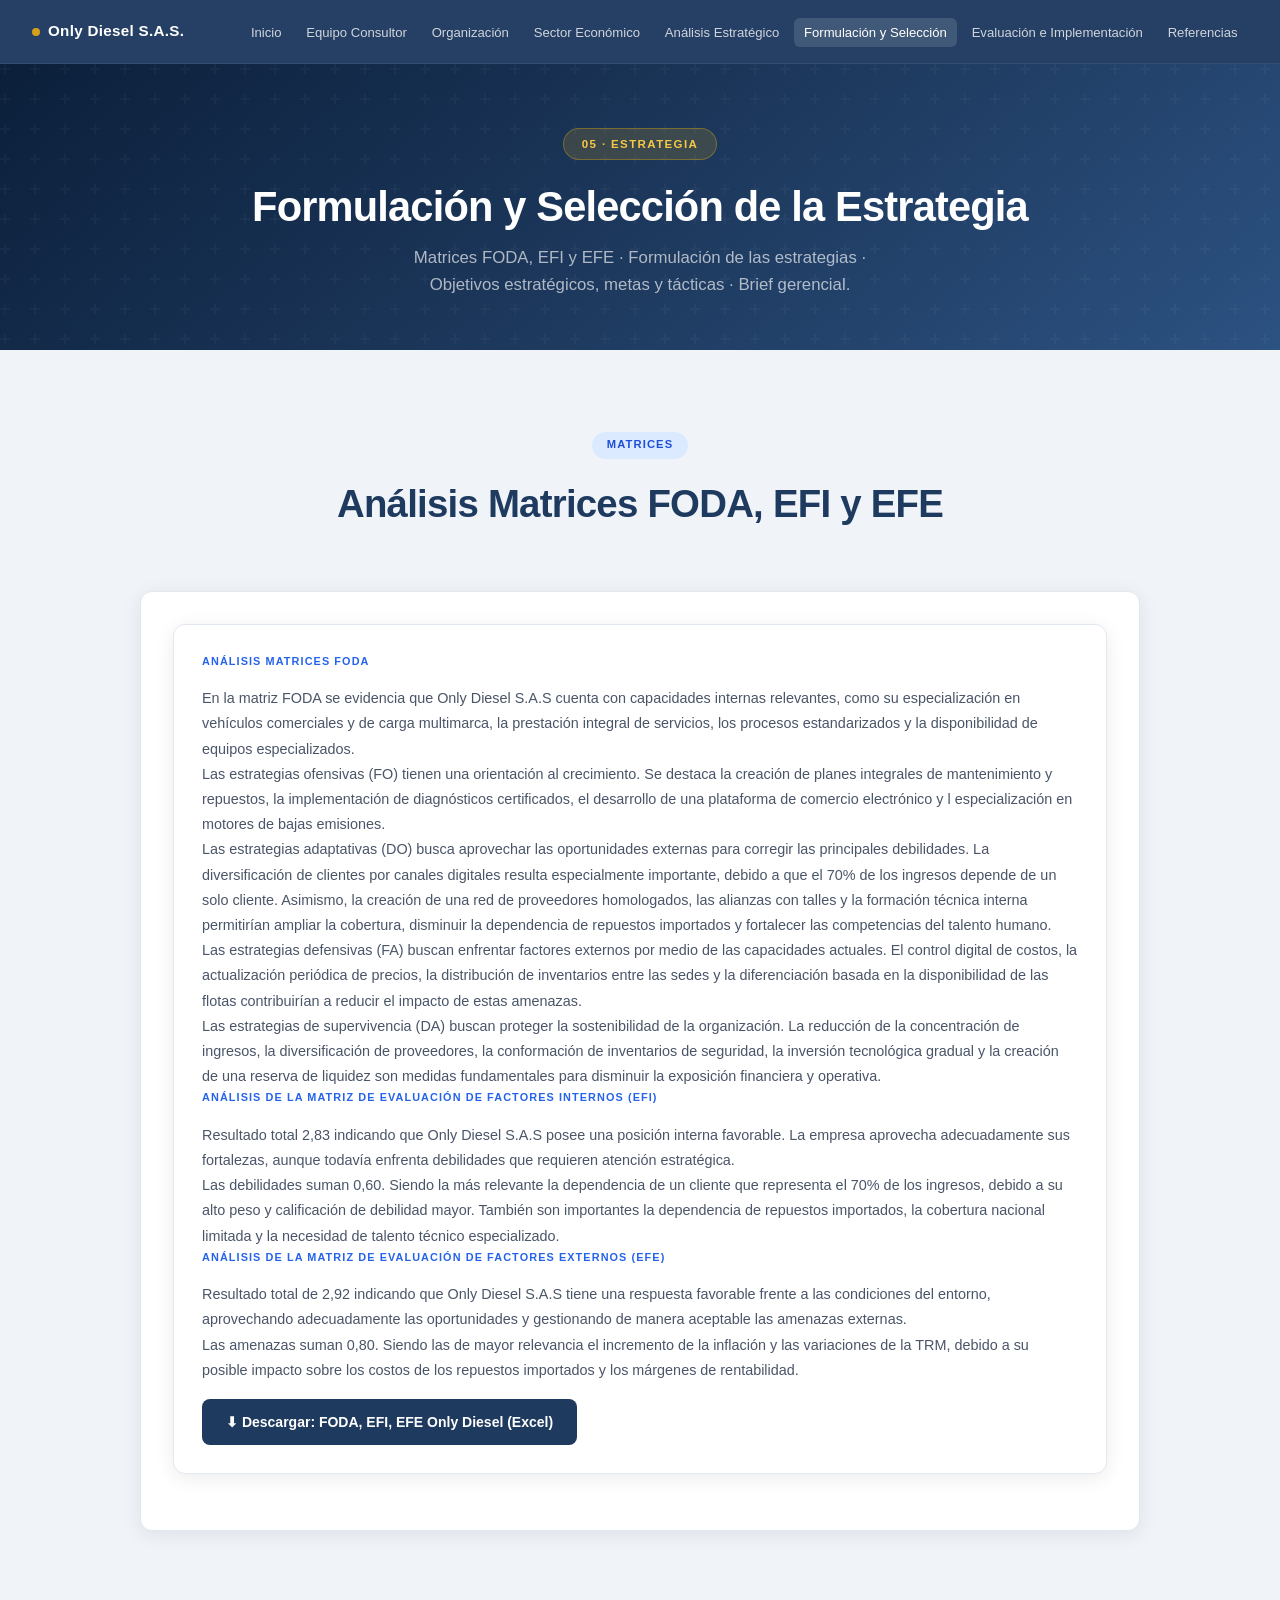
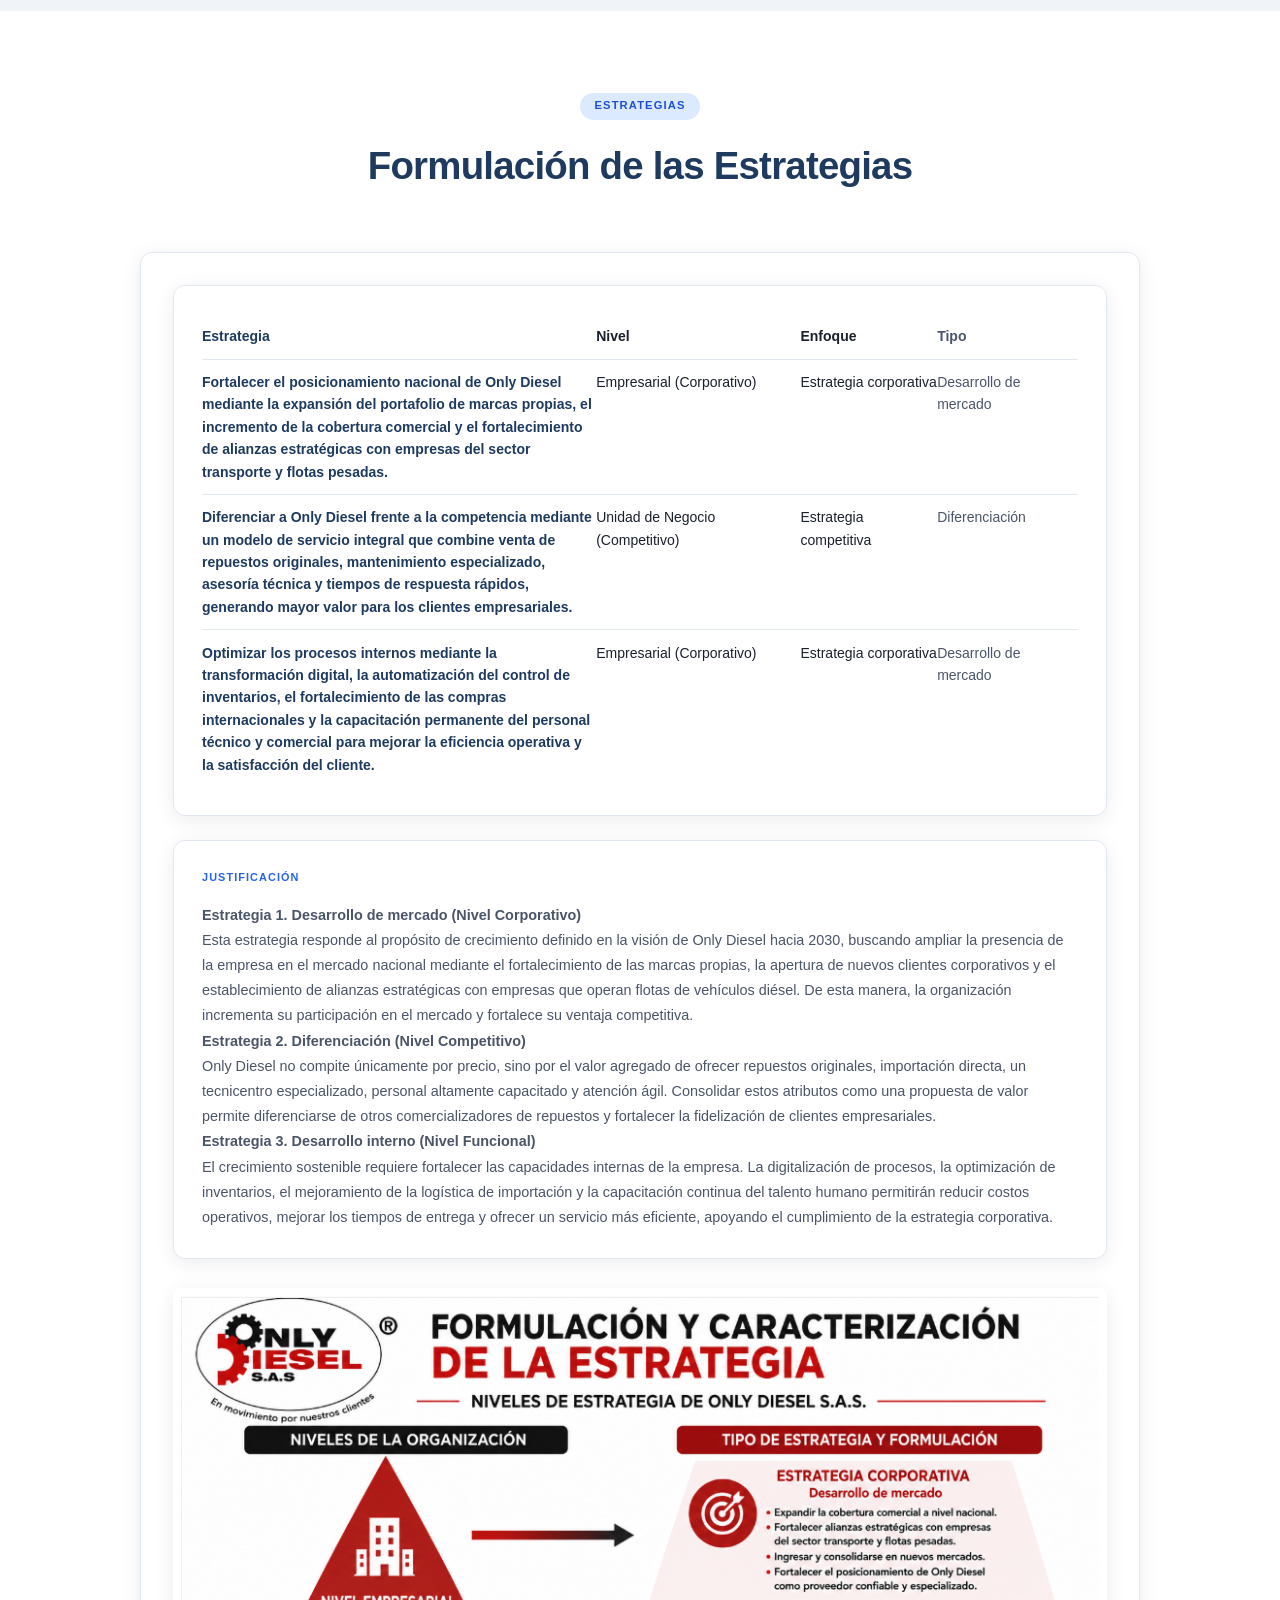
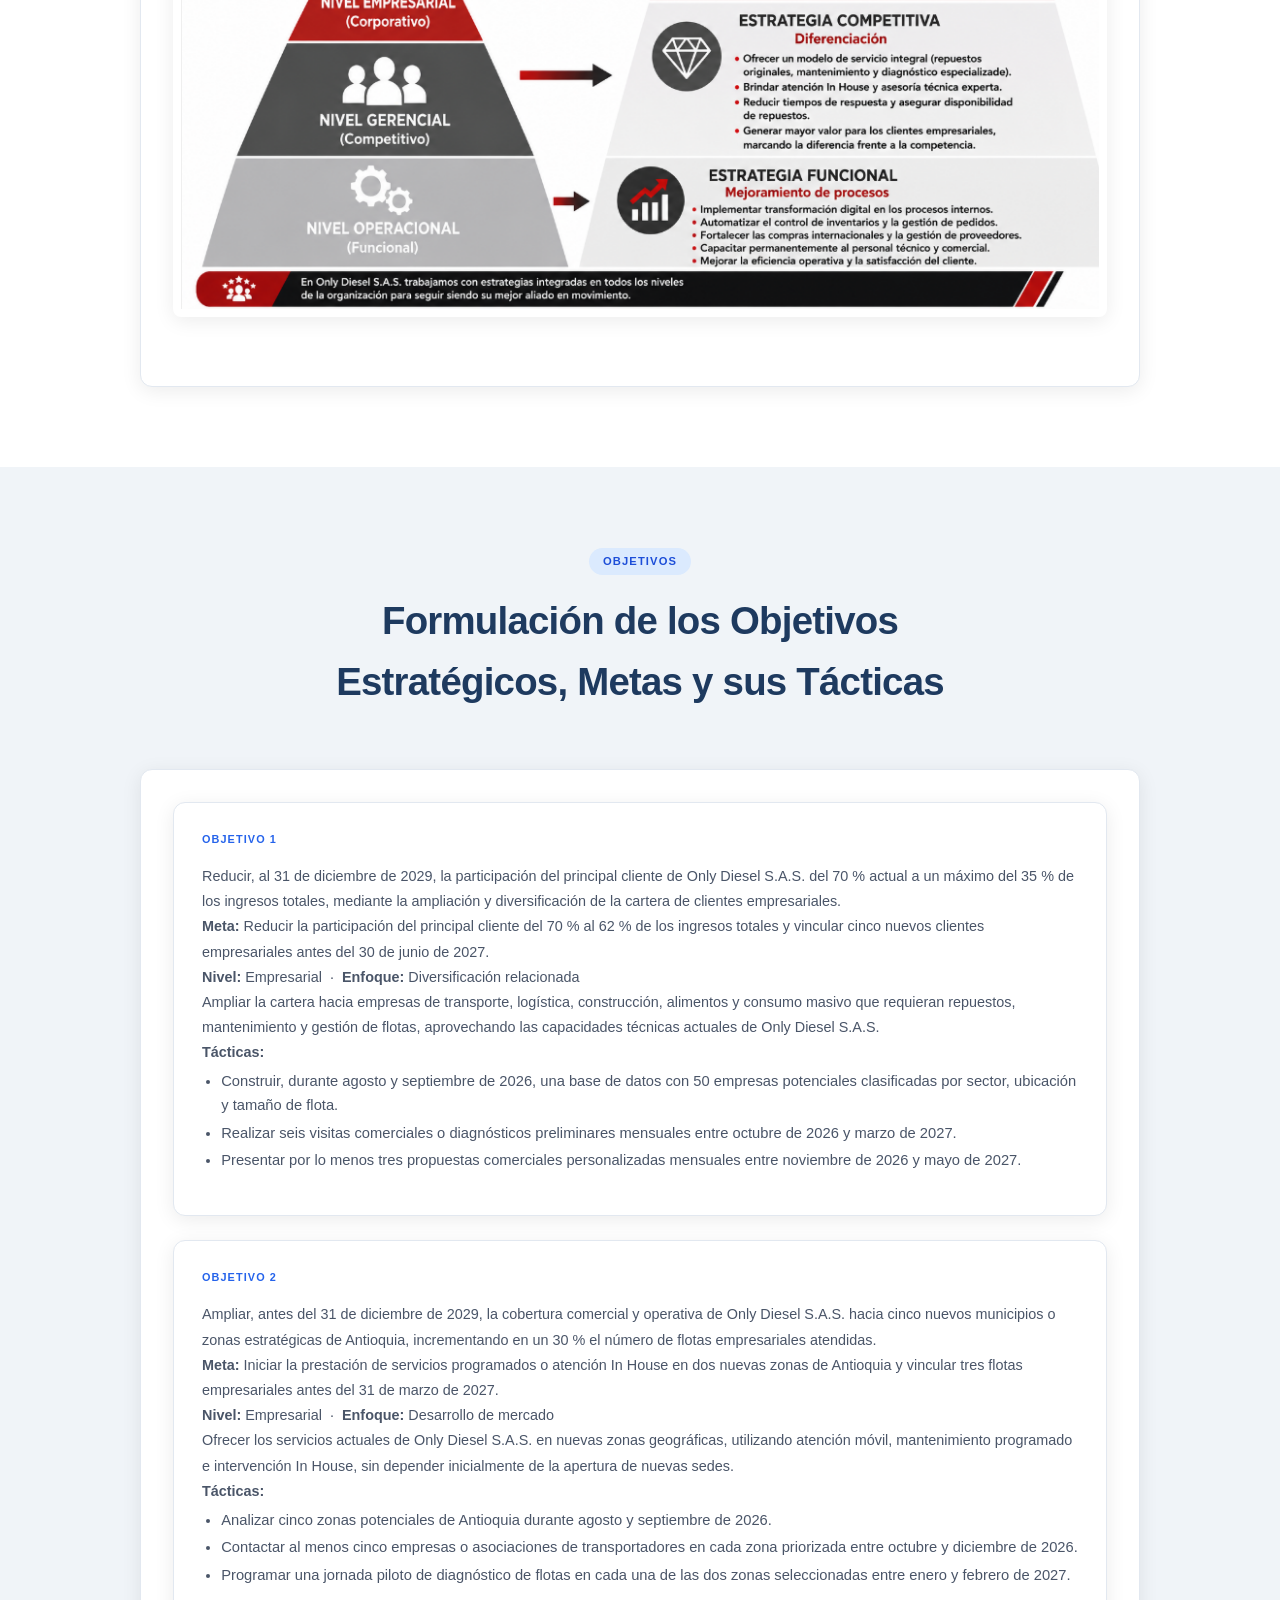
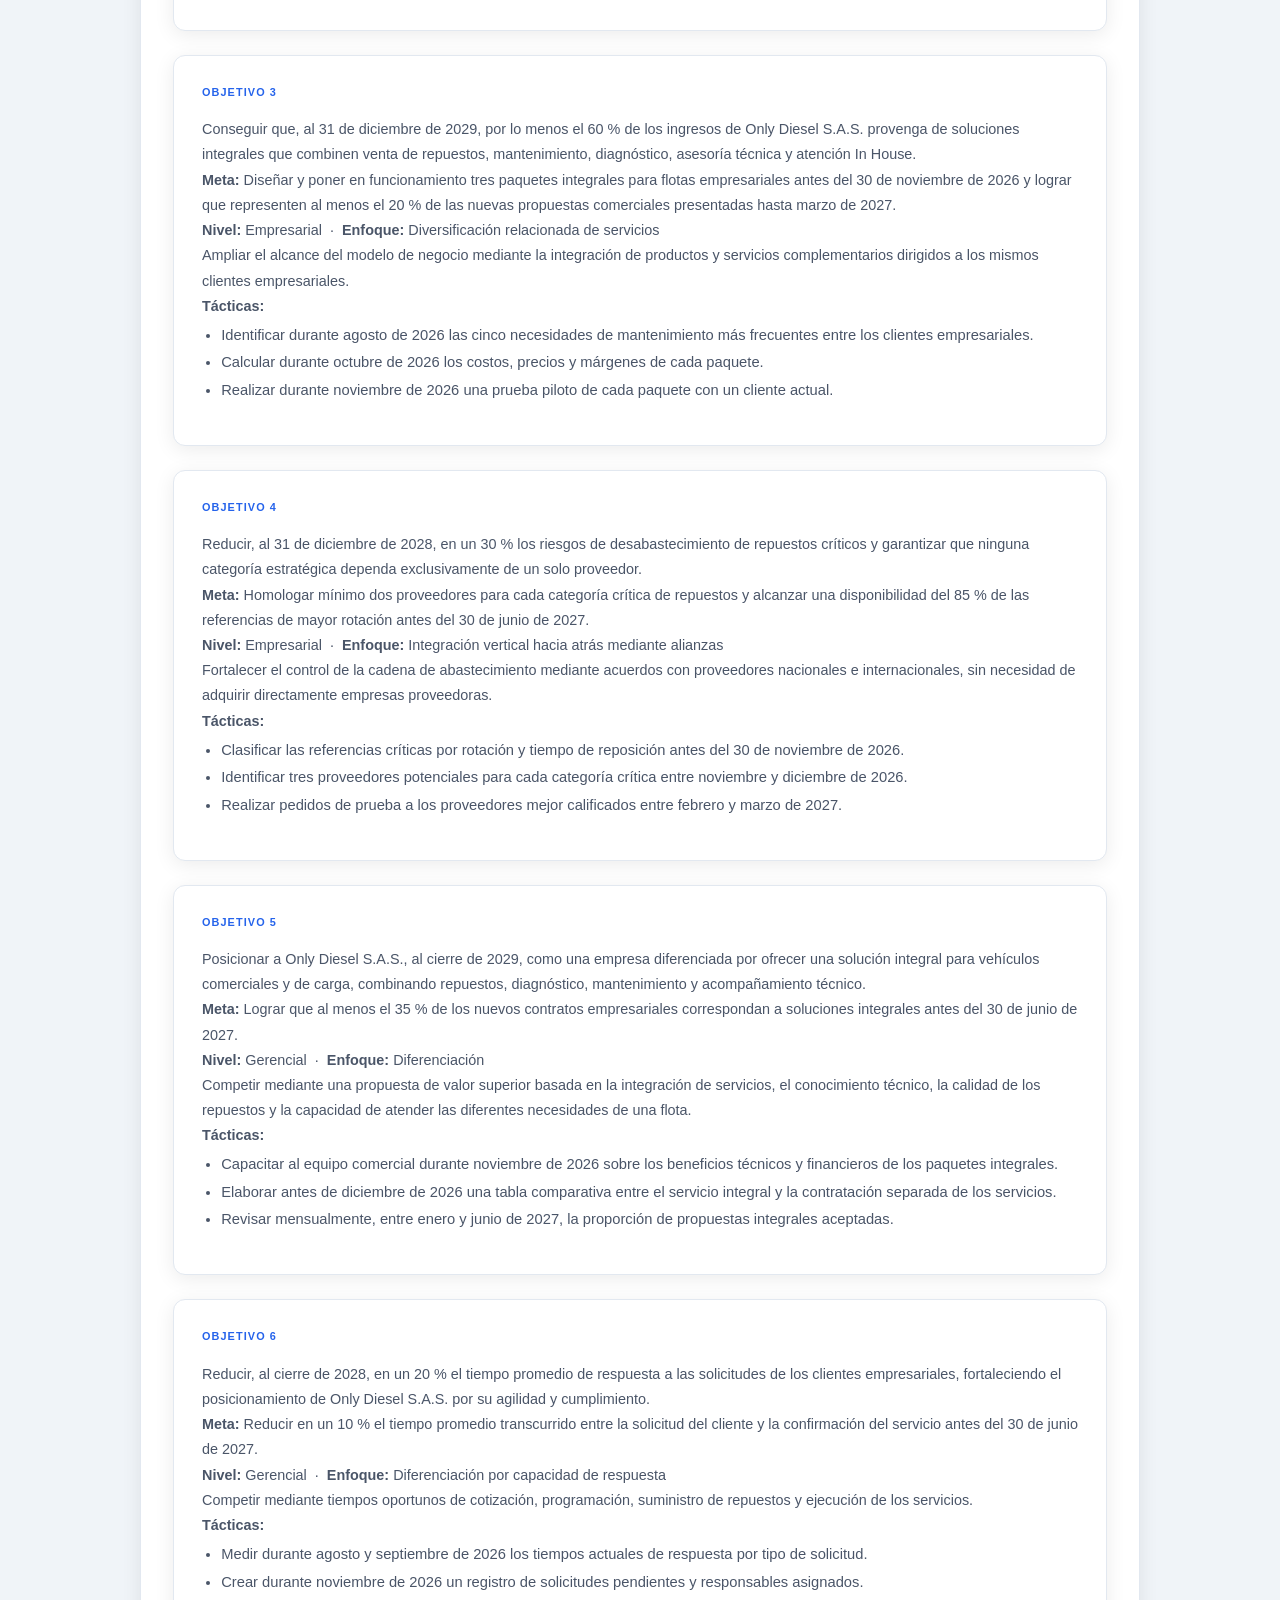
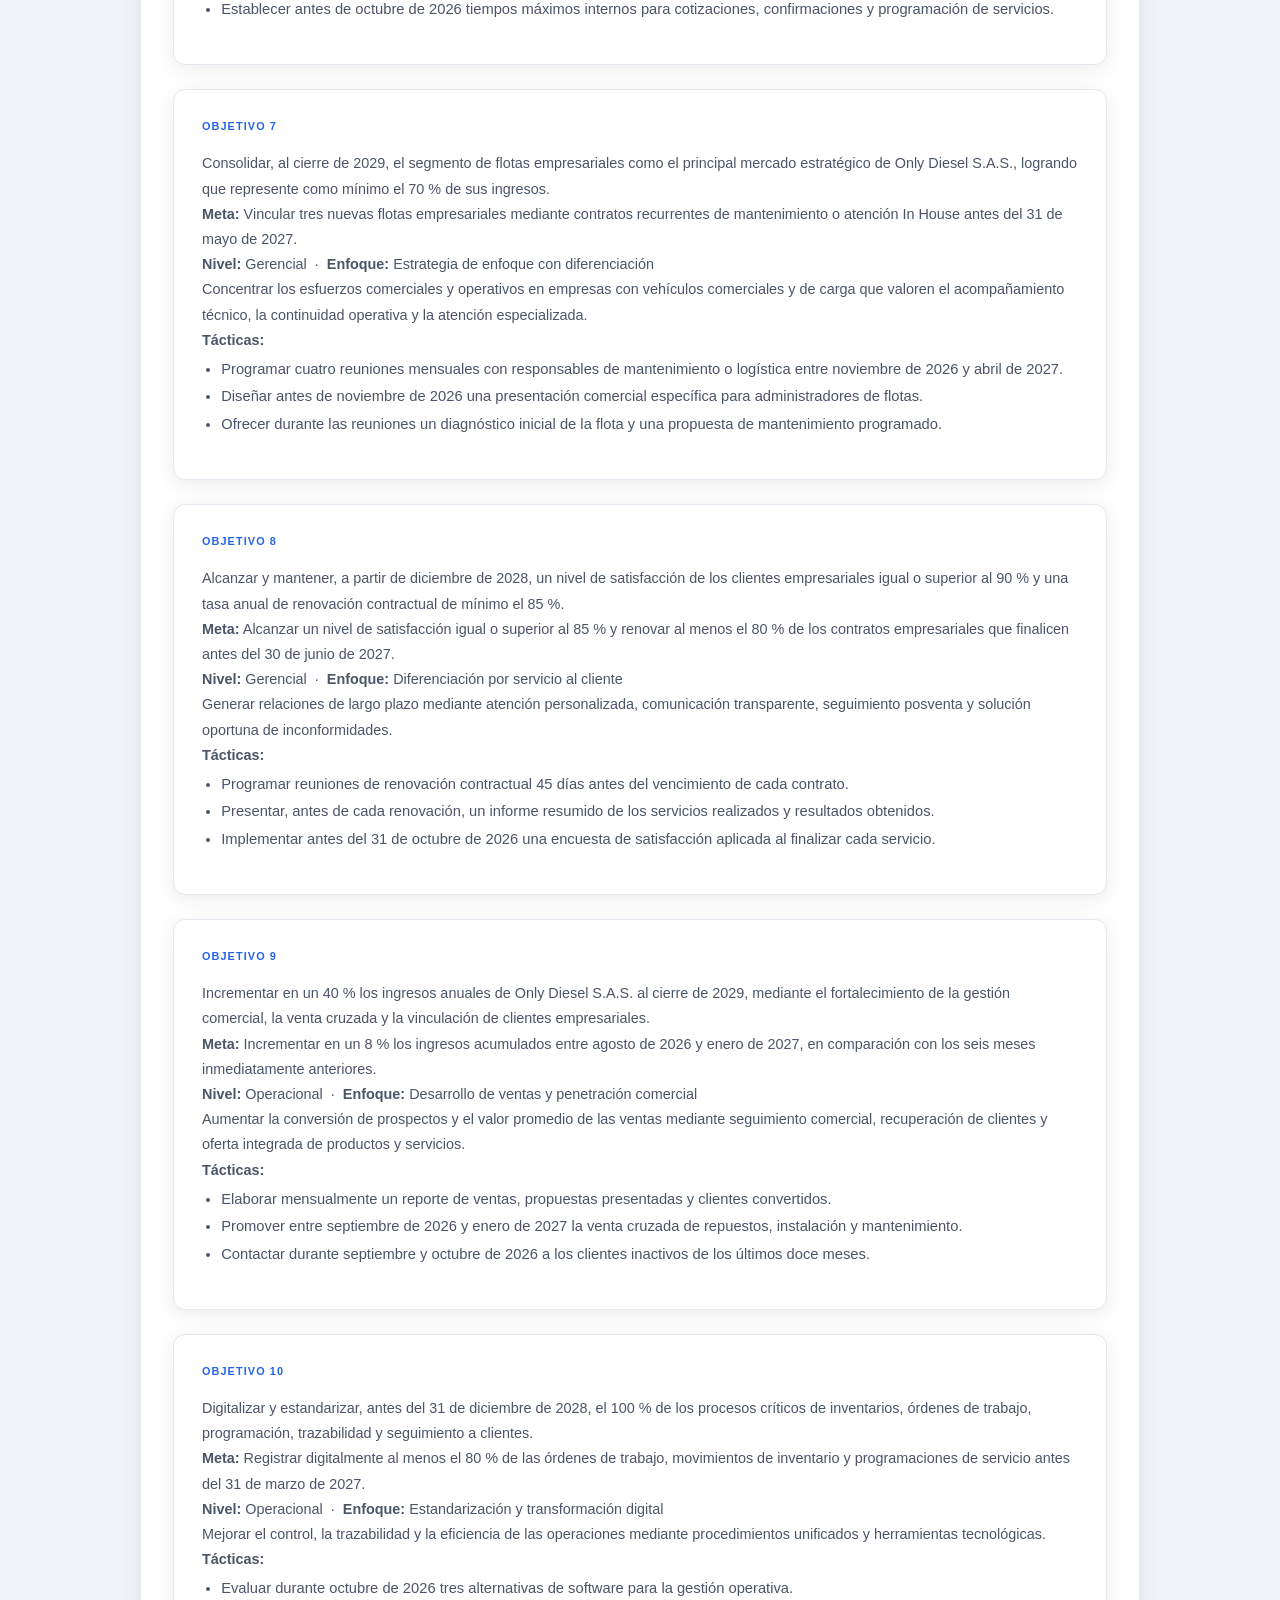
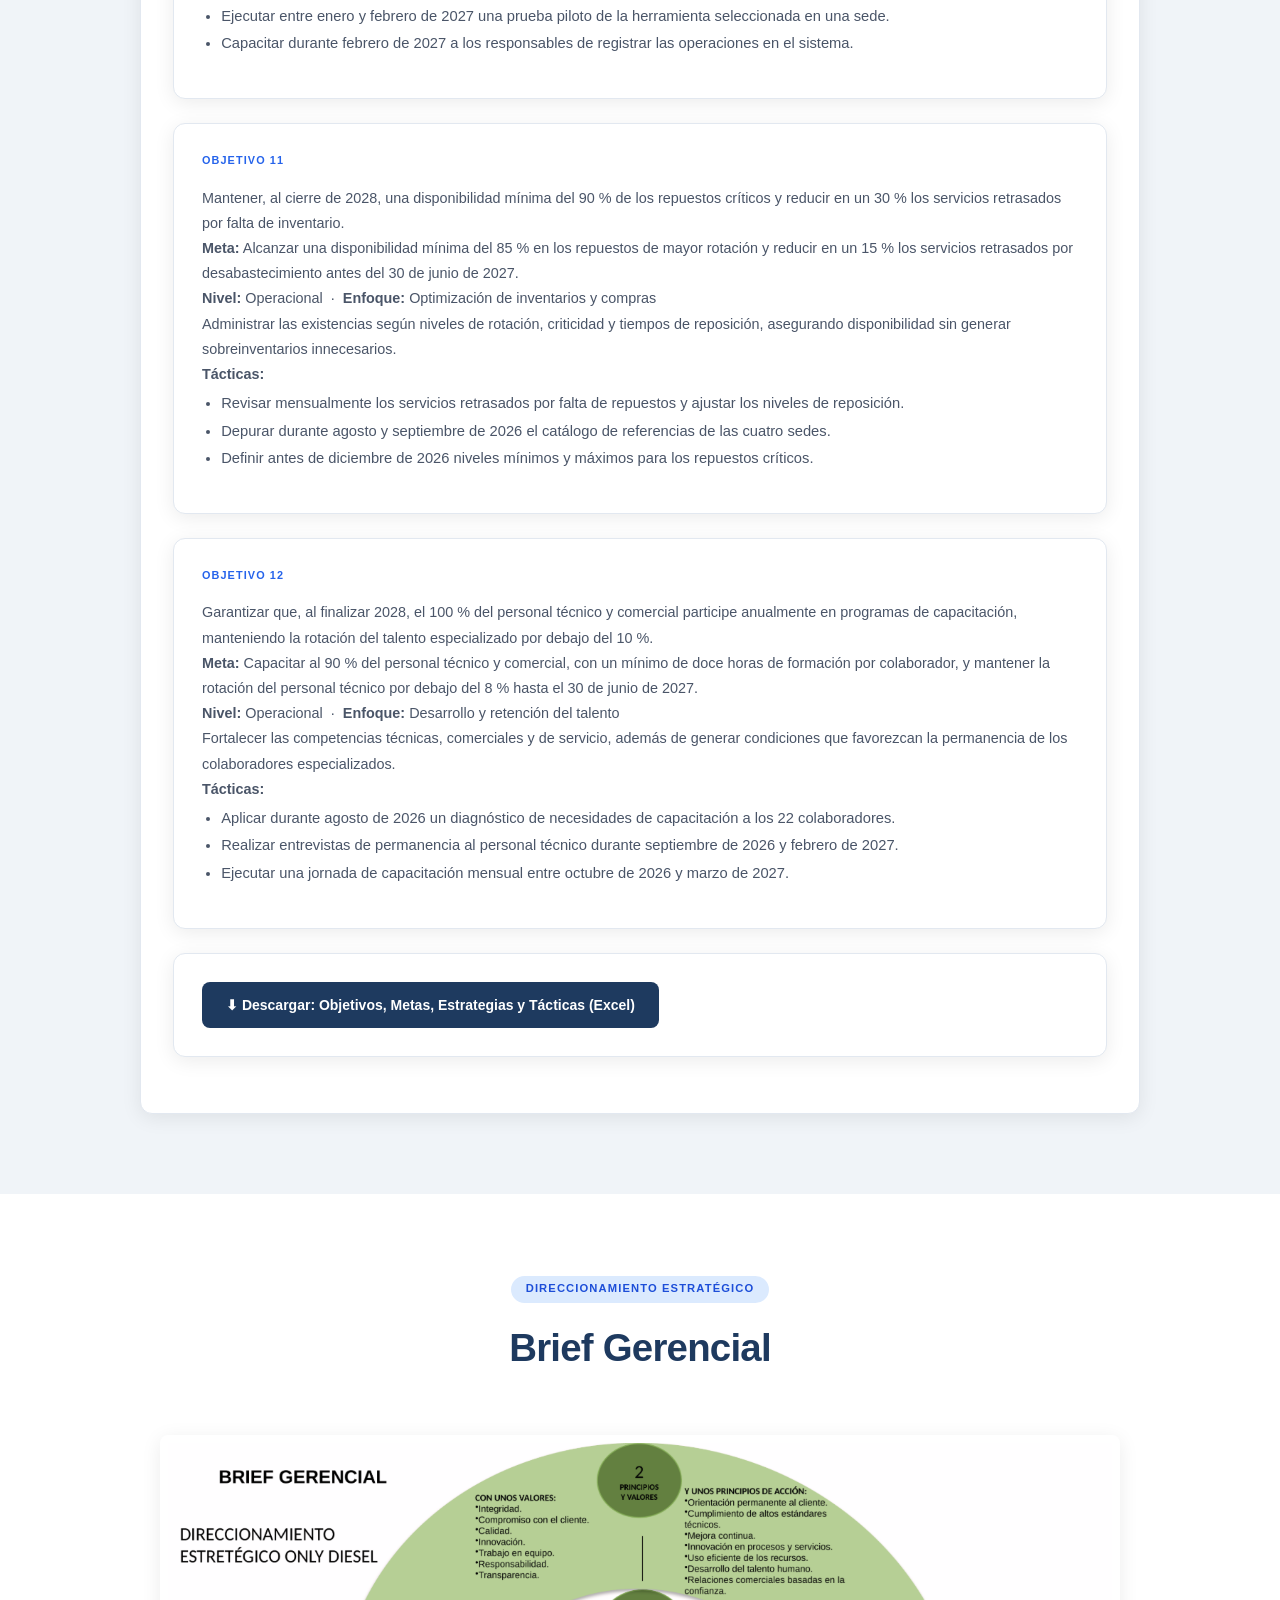
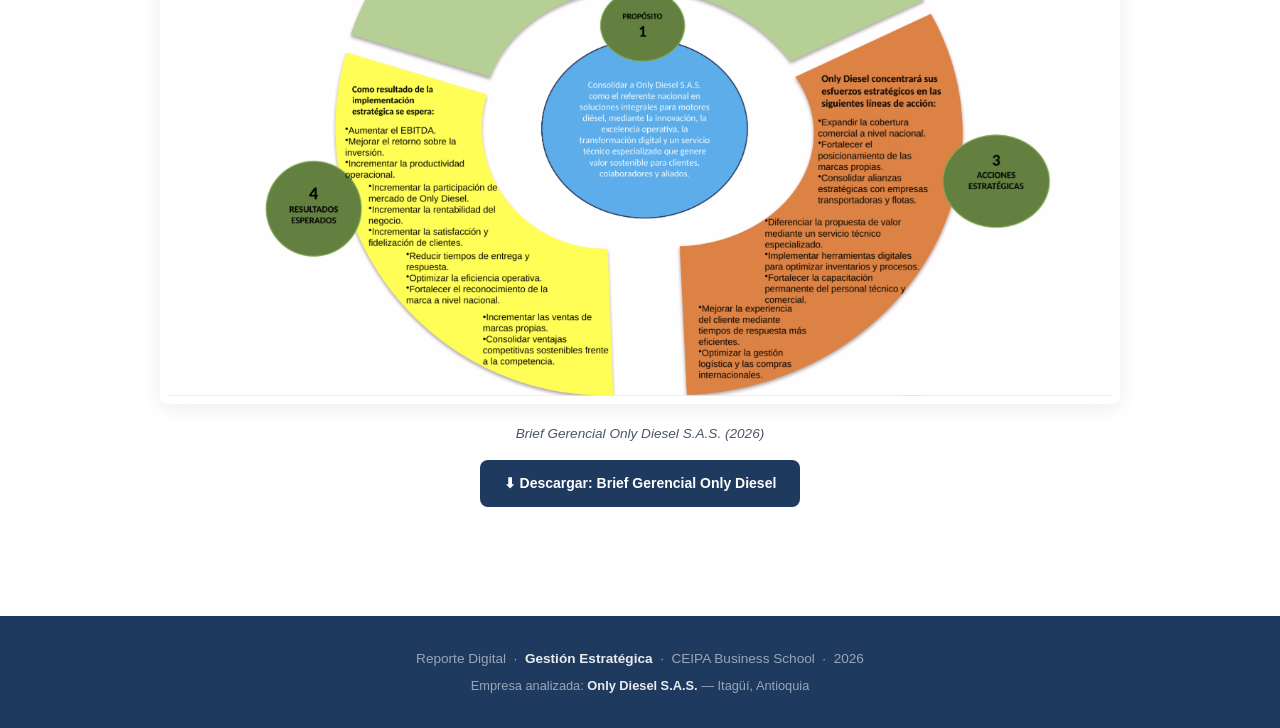
<file: formulacion.html>
<!DOCTYPE html>
<html lang="es">
<head>
    <meta charset="UTF-8">
    <meta name="viewport" content="width=device-width, initial-scale=1.0">
    <title>Formulación y Selección de la Estrategia · Gestión Estratégica · Only Diesel S.A.S.</title>
    <link rel="stylesheet" href="assets/css/estilos.css">
</head>
<body>

<nav>
    <div class="nav-brand"><span class="dot"></span> Only Diesel S.A.S.</div>
    <ul class="nav-links" id="navLinks">
        <li><a href="index.html" onclick="closeMenu()">Inicio</a></li>
        <li><a href="equipo.html" onclick="closeMenu()">Equipo Consultor</a></li>
        <li><a href="organizacion.html" onclick="closeMenu()">Organización</a></li>
        <li><a href="sector.html" onclick="closeMenu()">Sector Económico</a></li>
        <li><a href="analisis.html" onclick="closeMenu()">Análisis Estratégico</a></li>
        <li><a href="formulacion.html" class="active" onclick="closeMenu()">Formulación y Selección</a></li>
        <li><a href="evaluacion.html" onclick="closeMenu()">Evaluación e Implementación</a></li>
        <li><a href="referencias.html" onclick="closeMenu()">Referencias</a></li>
    </ul>
    <div class="hamburger" onclick="toggleMenu()" aria-label="Abrir menú"><span></span><span></span><span></span></div>
</nav>

<header class="hero hero-sub">
    <div class="hero-badge">05 · Estrategia</div>
    <h1>Formulación y Selección de la Estrategia</h1>
    <p>Matrices FODA, EFI y EFE · Formulación de las estrategias · Objetivos estratégicos, metas y tácticas · Brief gerencial.</p>
</header>

<!-- ═══════════ MATRICES FODA, EFI, EFE ═══════════ -->
<section id="foda">
    <div class="section-header">
        <span class="section-tag">Matrices</span>
        <h2>Análisis Matrices FODA, EFI y EFE</h2>
    </div>

    <div class="downloads-area" style="max-width:1000px;">
        <div class="company-card gap-block">
            <p class="block-title">Análisis Matrices FODA</p>
            <p class="company-desc">En la matriz FODA se evidencia que Only Diesel S.A.S cuenta con capacidades internas relevantes, como su especialización en vehículos comerciales y de carga multimarca, la prestación integral de servicios, los procesos estandarizados y la disponibilidad de equipos especializados.</p>
            <p class="company-desc">Las estrategias ofensivas (FO) tienen una orientación al crecimiento. Se destaca la creación de planes integrales de mantenimiento y repuestos, la implementación de diagnósticos certificados, el desarrollo de una plataforma de comercio electrónico y l especialización en motores de bajas emisiones.</p>
            <p class="company-desc">Las estrategias adaptativas (DO) busca aprovechar las oportunidades externas para corregir las principales debilidades. La diversificación de clientes por canales digitales resulta especialmente importante, debido a que el 70% de los ingresos depende de un solo cliente. Asimismo, la creación de una red de proveedores homologados, las alianzas con talles y la formación técnica interna permitirían ampliar la cobertura, disminuir la dependencia de repuestos importados y fortalecer las competencias del talento humano.</p>
            <p class="company-desc">Las estrategias defensivas (FA) buscan enfrentar factores externos por medio de las capacidades actuales. El control digital de costos, la actualización periódica de precios, la distribución de inventarios entre las sedes y la diferenciación basada en la disponibilidad de las flotas contribuirían a reducir el impacto de estas amenazas.</p>
            <p class="company-desc">Las estrategias de supervivencia (DA) buscan proteger la sostenibilidad de la organización. La reducción de la concentración de ingresos, la diversificación de proveedores, la conformación de inventarios de seguridad, la inversión tecnológica gradual y la creación de una reserva de liquidez son medidas fundamentales para disminuir la exposición financiera y operativa.</p>

            <p class="block-title">Análisis de la Matriz de Evaluación de Factores Internos (EFI)</p>
            <p class="company-desc">Resultado total 2,83 indicando que Only Diesel S.A.S posee una posición interna favorable. La empresa aprovecha adecuadamente sus fortalezas, aunque todavía enfrenta debilidades que requieren atención estratégica.</p>
            <p class="company-desc">Las debilidades suman 0,60. Siendo la más relevante la dependencia de un cliente que representa el 70% de los ingresos, debido a su alto peso y calificación de debilidad mayor. También son importantes la dependencia de repuestos importados, la cobertura nacional limitada y la necesidad de talento técnico especializado.</p>

            <p class="block-title">Análisis de la Matriz de Evaluación de Factores Externos (EFE)</p>
            <p class="company-desc">Resultado total de 2,92 indicando que Only Diesel S.A.S tiene una respuesta favorable frente a las condiciones del entorno, aprovechando adecuadamente las oportunidades y gestionando de manera aceptable las amenazas externas.</p>
            <p class="company-desc">Las amenazas suman 0,80. Siendo las de mayor relevancia el incremento de la inflación y las variaciones de la TRM, debido a su posible impacto sobre los costos de los repuestos importados y los márgenes de rentabilidad.</p>

            <div class="downloads-list" style="margin-top:1rem;">
                <a class="btn-download" href="descargas/7-foda-efi-efe-only-diesel.xlsx" download>⬇ Descargar: FODA, EFI, EFE Only Diesel (Excel)</a>
            </div>
        </div>
    </div>
</section>

<!-- ═══════════ FORMULACIÓN DE LAS ESTRATEGIAS ═══════════ -->
<section class="alt" id="estrategias">
    <div class="section-header">
        <span class="section-tag">Estrategias</span>
        <h2>Formulación de las Estrategias</h2>
    </div>

    <div class="downloads-area" style="max-width:1000px;">
        <div class="company-card gap-block">
            <table class="info-table">
                <tr>
                    <td style="width:45%;"><strong>Estrategia</strong></td>
                    <td><strong>Nivel</strong></td>
                    <td><strong>Enfoque</strong></td>
                    <td><strong>Tipo</strong></td>
                </tr>
                <tr>
                    <td><strong>Fortalecer el posicionamiento nacional de Only Diesel mediante la expansión del portafolio de marcas propias, el incremento de la cobertura comercial y el fortalecimiento de alianzas estratégicas con empresas del sector transporte y flotas pesadas.</strong></td>
                    <td>Empresarial (Corporativo)</td>
                    <td>Estrategia corporativa</td>
                    <td>Desarrollo de mercado</td>
                </tr>
                <tr>
                    <td><strong>Diferenciar a Only Diesel frente a la competencia mediante un modelo de servicio integral que combine venta de repuestos originales, mantenimiento especializado, asesoría técnica y tiempos de respuesta rápidos, generando mayor valor para los clientes empresariales.</strong></td>
                    <td>Unidad de Negocio (Competitivo)</td>
                    <td>Estrategia competitiva</td>
                    <td>Diferenciación</td>
                </tr>
                <tr>
                    <td><strong>Optimizar los procesos internos mediante la transformación digital, la automatización del control de inventarios, el fortalecimiento de las compras internacionales y la capacitación permanente del personal técnico y comercial para mejorar la eficiencia operativa y la satisfacción del cliente.</strong></td>
                    <td>Empresarial (Corporativo)</td>
                    <td>Estrategia corporativa</td>
                    <td>Desarrollo de mercado</td>
                </tr>
            </table>
        </div>

        <div class="company-card gap-block">
            <p class="block-title">Justificación</p>

            <p class="company-desc"><strong>Estrategia 1. Desarrollo de mercado (Nivel Corporativo)</strong></p>
            <p class="company-desc">Esta estrategia responde al propósito de crecimiento definido en la visión de Only Diesel hacia 2030, buscando ampliar la presencia de la empresa en el mercado nacional mediante el fortalecimiento de las marcas propias, la apertura de nuevos clientes corporativos y el establecimiento de alianzas estratégicas con empresas que operan flotas de vehículos diésel. De esta manera, la organización incrementa su participación en el mercado y fortalece su ventaja competitiva.</p>

            <p class="company-desc"><strong>Estrategia 2. Diferenciación (Nivel Competitivo)</strong></p>
            <p class="company-desc">Only Diesel no compite únicamente por precio, sino por el valor agregado de ofrecer repuestos originales, importación directa, un tecnicentro especializado, personal altamente capacitado y atención ágil. Consolidar estos atributos como una propuesta de valor permite diferenciarse de otros comercializadores de repuestos y fortalecer la fidelización de clientes empresariales.</p>

            <p class="company-desc"><strong>Estrategia 3. Desarrollo interno (Nivel Funcional)</strong></p>
            <p class="company-desc">El crecimiento sostenible requiere fortalecer las capacidades internas de la empresa. La digitalización de procesos, la optimización de inventarios, el mejoramiento de la logística de importación y la capacitación continua del talento humano permitirán reducir costos operativos, mejorar los tiempos de entrega y ofrecer un servicio más eficiente, apoyando el cumplimiento de la estrategia corporativa.</p>
        </div>

        <div class="figure-block">
            <img src="assets/img/formulacion-caracterizacion-estrategia.png" alt="Formulación y caracterización de la estrategia — Niveles de estrategia de Only Diesel S.A.S.">
        </div>
    </div>
</section>

<!-- ═══════════ OBJETIVOS ESTRATÉGICOS ═══════════ -->
<section id="objetivos">
    <div class="section-header">
        <span class="section-tag">Objetivos</span>
        <h2>Formulación de los Objetivos Estratégicos, Metas y sus Tácticas</h2>
    </div>

    <div class="downloads-area" style="max-width:1000px;">

        <div class="company-card gap-block">
            <p class="block-title">Objetivo 1</p>
            <p class="company-desc">Reducir, al 31 de diciembre de 2029, la participación del principal cliente de Only Diesel S.A.S. del 70 % actual a un máximo del 35 % de los ingresos totales, mediante la ampliación y diversificación de la cartera de clientes empresariales.</p>
            <p class="company-desc"><strong>Meta:</strong> Reducir la participación del principal cliente del 70 % al 62 % de los ingresos totales y vincular cinco nuevos clientes empresariales antes del 30 de junio de 2027.</p>
            <p class="company-desc"><strong>Nivel:</strong> Empresarial &nbsp;·&nbsp; <strong>Enfoque:</strong> Diversificación relacionada</p>
            <p class="company-desc">Ampliar la cartera hacia empresas de transporte, logística, construcción, alimentos y consumo masivo que requieran repuestos, mantenimiento y gestión de flotas, aprovechando las capacidades técnicas actuales de Only Diesel S.A.S.</p>
            <p class="company-desc"><strong>Tácticas:</strong></p>
            <ul class="plain-list">
                <li>Construir, durante agosto y septiembre de 2026, una base de datos con 50 empresas potenciales clasificadas por sector, ubicación y tamaño de flota.</li>
                <li>Realizar seis visitas comerciales o diagnósticos preliminares mensuales entre octubre de 2026 y marzo de 2027.</li>
                <li>Presentar por lo menos tres propuestas comerciales personalizadas mensuales entre noviembre de 2026 y mayo de 2027.</li>
            </ul>
        </div>

        <div class="company-card gap-block">
            <p class="block-title">Objetivo 2</p>
            <p class="company-desc">Ampliar, antes del 31 de diciembre de 2029, la cobertura comercial y operativa de Only Diesel S.A.S. hacia cinco nuevos municipios o zonas estratégicas de Antioquia, incrementando en un 30 % el número de flotas empresariales atendidas.</p>
            <p class="company-desc"><strong>Meta:</strong> Iniciar la prestación de servicios programados o atención In House en dos nuevas zonas de Antioquia y vincular tres flotas empresariales antes del 31 de marzo de 2027.</p>
            <p class="company-desc"><strong>Nivel:</strong> Empresarial &nbsp;·&nbsp; <strong>Enfoque:</strong> Desarrollo de mercado</p>
            <p class="company-desc">Ofrecer los servicios actuales de Only Diesel S.A.S. en nuevas zonas geográficas, utilizando atención móvil, mantenimiento programado e intervención In House, sin depender inicialmente de la apertura de nuevas sedes.</p>
            <p class="company-desc"><strong>Tácticas:</strong></p>
            <ul class="plain-list">
                <li>Analizar cinco zonas potenciales de Antioquia durante agosto y septiembre de 2026.</li>
                <li>Contactar al menos cinco empresas o asociaciones de transportadores en cada zona priorizada entre octubre y diciembre de 2026.</li>
                <li>Programar una jornada piloto de diagnóstico de flotas en cada una de las dos zonas seleccionadas entre enero y febrero de 2027.</li>
            </ul>
        </div>

        <div class="company-card gap-block">
            <p class="block-title">Objetivo 3</p>
            <p class="company-desc">Conseguir que, al 31 de diciembre de 2029, por lo menos el 60 % de los ingresos de Only Diesel S.A.S. provenga de soluciones integrales que combinen venta de repuestos, mantenimiento, diagnóstico, asesoría técnica y atención In House.</p>
            <p class="company-desc"><strong>Meta:</strong> Diseñar y poner en funcionamiento tres paquetes integrales para flotas empresariales antes del 30 de noviembre de 2026 y lograr que representen al menos el 20 % de las nuevas propuestas comerciales presentadas hasta marzo de 2027.</p>
            <p class="company-desc"><strong>Nivel:</strong> Empresarial &nbsp;·&nbsp; <strong>Enfoque:</strong> Diversificación relacionada de servicios</p>
            <p class="company-desc">Ampliar el alcance del modelo de negocio mediante la integración de productos y servicios complementarios dirigidos a los mismos clientes empresariales.</p>
            <p class="company-desc"><strong>Tácticas:</strong></p>
            <ul class="plain-list">
                <li>Identificar durante agosto de 2026 las cinco necesidades de mantenimiento más frecuentes entre los clientes empresariales.</li>
                <li>Calcular durante octubre de 2026 los costos, precios y márgenes de cada paquete.</li>
                <li>Realizar durante noviembre de 2026 una prueba piloto de cada paquete con un cliente actual.</li>
            </ul>
        </div>

        <div class="company-card gap-block">
            <p class="block-title">Objetivo 4</p>
            <p class="company-desc">Reducir, al 31 de diciembre de 2028, en un 30 % los riesgos de desabastecimiento de repuestos críticos y garantizar que ninguna categoría estratégica dependa exclusivamente de un solo proveedor.</p>
            <p class="company-desc"><strong>Meta:</strong> Homologar mínimo dos proveedores para cada categoría crítica de repuestos y alcanzar una disponibilidad del 85 % de las referencias de mayor rotación antes del 30 de junio de 2027.</p>
            <p class="company-desc"><strong>Nivel:</strong> Empresarial &nbsp;·&nbsp; <strong>Enfoque:</strong> Integración vertical hacia atrás mediante alianzas</p>
            <p class="company-desc">Fortalecer el control de la cadena de abastecimiento mediante acuerdos con proveedores nacionales e internacionales, sin necesidad de adquirir directamente empresas proveedoras.</p>
            <p class="company-desc"><strong>Tácticas:</strong></p>
            <ul class="plain-list">
                <li>Clasificar las referencias críticas por rotación y tiempo de reposición antes del 30 de noviembre de 2026.</li>
                <li>Identificar tres proveedores potenciales para cada categoría crítica entre noviembre y diciembre de 2026.</li>
                <li>Realizar pedidos de prueba a los proveedores mejor calificados entre febrero y marzo de 2027.</li>
            </ul>
        </div>

        <div class="company-card gap-block">
            <p class="block-title">Objetivo 5</p>
            <p class="company-desc">Posicionar a Only Diesel S.A.S., al cierre de 2029, como una empresa diferenciada por ofrecer una solución integral para vehículos comerciales y de carga, combinando repuestos, diagnóstico, mantenimiento y acompañamiento técnico.</p>
            <p class="company-desc"><strong>Meta:</strong> Lograr que al menos el 35 % de los nuevos contratos empresariales correspondan a soluciones integrales antes del 30 de junio de 2027.</p>
            <p class="company-desc"><strong>Nivel:</strong> Gerencial &nbsp;·&nbsp; <strong>Enfoque:</strong> Diferenciación</p>
            <p class="company-desc">Competir mediante una propuesta de valor superior basada en la integración de servicios, el conocimiento técnico, la calidad de los repuestos y la capacidad de atender las diferentes necesidades de una flota.</p>
            <p class="company-desc"><strong>Tácticas:</strong></p>
            <ul class="plain-list">
                <li>Capacitar al equipo comercial durante noviembre de 2026 sobre los beneficios técnicos y financieros de los paquetes integrales.</li>
                <li>Elaborar antes de diciembre de 2026 una tabla comparativa entre el servicio integral y la contratación separada de los servicios.</li>
                <li>Revisar mensualmente, entre enero y junio de 2027, la proporción de propuestas integrales aceptadas.</li>
            </ul>
        </div>

        <div class="company-card gap-block">
            <p class="block-title">Objetivo 6</p>
            <p class="company-desc">Reducir, al cierre de 2028, en un 20 % el tiempo promedio de respuesta a las solicitudes de los clientes empresariales, fortaleciendo el posicionamiento de Only Diesel S.A.S. por su agilidad y cumplimiento.</p>
            <p class="company-desc"><strong>Meta:</strong> Reducir en un 10 % el tiempo promedio transcurrido entre la solicitud del cliente y la confirmación del servicio antes del 30 de junio de 2027.</p>
            <p class="company-desc"><strong>Nivel:</strong> Gerencial &nbsp;·&nbsp; <strong>Enfoque:</strong> Diferenciación por capacidad de respuesta</p>
            <p class="company-desc">Competir mediante tiempos oportunos de cotización, programación, suministro de repuestos y ejecución de los servicios.</p>
            <p class="company-desc"><strong>Tácticas:</strong></p>
            <ul class="plain-list">
                <li>Medir durante agosto y septiembre de 2026 los tiempos actuales de respuesta por tipo de solicitud.</li>
                <li>Crear durante noviembre de 2026 un registro de solicitudes pendientes y responsables asignados.</li>
                <li>Establecer antes de octubre de 2026 tiempos máximos internos para cotizaciones, confirmaciones y programación de servicios.</li>
            </ul>
        </div>

        <div class="company-card gap-block">
            <p class="block-title">Objetivo 7</p>
            <p class="company-desc">Consolidar, al cierre de 2029, el segmento de flotas empresariales como el principal mercado estratégico de Only Diesel S.A.S., logrando que represente como mínimo el 70 % de sus ingresos.</p>
            <p class="company-desc"><strong>Meta:</strong> Vincular tres nuevas flotas empresariales mediante contratos recurrentes de mantenimiento o atención In House antes del 31 de mayo de 2027.</p>
            <p class="company-desc"><strong>Nivel:</strong> Gerencial &nbsp;·&nbsp; <strong>Enfoque:</strong> Estrategia de enfoque con diferenciación</p>
            <p class="company-desc">Concentrar los esfuerzos comerciales y operativos en empresas con vehículos comerciales y de carga que valoren el acompañamiento técnico, la continuidad operativa y la atención especializada.</p>
            <p class="company-desc"><strong>Tácticas:</strong></p>
            <ul class="plain-list">
                <li>Programar cuatro reuniones mensuales con responsables de mantenimiento o logística entre noviembre de 2026 y abril de 2027.</li>
                <li>Diseñar antes de noviembre de 2026 una presentación comercial específica para administradores de flotas.</li>
                <li>Ofrecer durante las reuniones un diagnóstico inicial de la flota y una propuesta de mantenimiento programado.</li>
            </ul>
        </div>

        <div class="company-card gap-block">
            <p class="block-title">Objetivo 8</p>
            <p class="company-desc">Alcanzar y mantener, a partir de diciembre de 2028, un nivel de satisfacción de los clientes empresariales igual o superior al 90 % y una tasa anual de renovación contractual de mínimo el 85 %.</p>
            <p class="company-desc"><strong>Meta:</strong> Alcanzar un nivel de satisfacción igual o superior al 85 % y renovar al menos el 80 % de los contratos empresariales que finalicen antes del 30 de junio de 2027.</p>
            <p class="company-desc"><strong>Nivel:</strong> Gerencial &nbsp;·&nbsp; <strong>Enfoque:</strong> Diferenciación por servicio al cliente</p>
            <p class="company-desc">Generar relaciones de largo plazo mediante atención personalizada, comunicación transparente, seguimiento posventa y solución oportuna de inconformidades.</p>
            <p class="company-desc"><strong>Tácticas:</strong></p>
            <ul class="plain-list">
                <li>Programar reuniones de renovación contractual 45 días antes del vencimiento de cada contrato.</li>
                <li>Presentar, antes de cada renovación, un informe resumido de los servicios realizados y resultados obtenidos.</li>
                <li>Implementar antes del 31 de octubre de 2026 una encuesta de satisfacción aplicada al finalizar cada servicio.</li>
            </ul>
        </div>

        <div class="company-card gap-block">
            <p class="block-title">Objetivo 9</p>
            <p class="company-desc">Incrementar en un 40 % los ingresos anuales de Only Diesel S.A.S. al cierre de 2029, mediante el fortalecimiento de la gestión comercial, la venta cruzada y la vinculación de clientes empresariales.</p>
            <p class="company-desc"><strong>Meta:</strong> Incrementar en un 8 % los ingresos acumulados entre agosto de 2026 y enero de 2027, en comparación con los seis meses inmediatamente anteriores.</p>
            <p class="company-desc"><strong>Nivel:</strong> Operacional &nbsp;·&nbsp; <strong>Enfoque:</strong> Desarrollo de ventas y penetración comercial</p>
            <p class="company-desc">Aumentar la conversión de prospectos y el valor promedio de las ventas mediante seguimiento comercial, recuperación de clientes y oferta integrada de productos y servicios.</p>
            <p class="company-desc"><strong>Tácticas:</strong></p>
            <ul class="plain-list">
                <li>Elaborar mensualmente un reporte de ventas, propuestas presentadas y clientes convertidos.</li>
                <li>Promover entre septiembre de 2026 y enero de 2027 la venta cruzada de repuestos, instalación y mantenimiento.</li>
                <li>Contactar durante septiembre y octubre de 2026 a los clientes inactivos de los últimos doce meses.</li>
            </ul>
        </div>

        <div class="company-card gap-block">
            <p class="block-title">Objetivo 10</p>
            <p class="company-desc">Digitalizar y estandarizar, antes del 31 de diciembre de 2028, el 100 % de los procesos críticos de inventarios, órdenes de trabajo, programación, trazabilidad y seguimiento a clientes.</p>
            <p class="company-desc"><strong>Meta:</strong> Registrar digitalmente al menos el 80 % de las órdenes de trabajo, movimientos de inventario y programaciones de servicio antes del 31 de marzo de 2027.</p>
            <p class="company-desc"><strong>Nivel:</strong> Operacional &nbsp;·&nbsp; <strong>Enfoque:</strong> Estandarización y transformación digital</p>
            <p class="company-desc">Mejorar el control, la trazabilidad y la eficiencia de las operaciones mediante procedimientos unificados y herramientas tecnológicas.</p>
            <p class="company-desc"><strong>Tácticas:</strong></p>
            <ul class="plain-list">
                <li>Evaluar durante octubre de 2026 tres alternativas de software para la gestión operativa.</li>
                <li>Ejecutar entre enero y febrero de 2027 una prueba piloto de la herramienta seleccionada en una sede.</li>
                <li>Capacitar durante febrero de 2027 a los responsables de registrar las operaciones en el sistema.</li>
            </ul>
        </div>

        <div class="company-card gap-block">
            <p class="block-title">Objetivo 11</p>
            <p class="company-desc">Mantener, al cierre de 2028, una disponibilidad mínima del 90 % de los repuestos críticos y reducir en un 30 % los servicios retrasados por falta de inventario.</p>
            <p class="company-desc"><strong>Meta:</strong> Alcanzar una disponibilidad mínima del 85 % en los repuestos de mayor rotación y reducir en un 15 % los servicios retrasados por desabastecimiento antes del 30 de junio de 2027.</p>
            <p class="company-desc"><strong>Nivel:</strong> Operacional &nbsp;·&nbsp; <strong>Enfoque:</strong> Optimización de inventarios y compras</p>
            <p class="company-desc">Administrar las existencias según niveles de rotación, criticidad y tiempos de reposición, asegurando disponibilidad sin generar sobreinventarios innecesarios.</p>
            <p class="company-desc"><strong>Tácticas:</strong></p>
            <ul class="plain-list">
                <li>Revisar mensualmente los servicios retrasados por falta de repuestos y ajustar los niveles de reposición.</li>
                <li>Depurar durante agosto y septiembre de 2026 el catálogo de referencias de las cuatro sedes.</li>
                <li>Definir antes de diciembre de 2026 niveles mínimos y máximos para los repuestos críticos.</li>
            </ul>
        </div>

        <div class="company-card gap-block">
            <p class="block-title">Objetivo 12</p>
            <p class="company-desc">Garantizar que, al finalizar 2028, el 100 % del personal técnico y comercial participe anualmente en programas de capacitación, manteniendo la rotación del talento especializado por debajo del 10 %.</p>
            <p class="company-desc"><strong>Meta:</strong> Capacitar al 90 % del personal técnico y comercial, con un mínimo de doce horas de formación por colaborador, y mantener la rotación del personal técnico por debajo del 8 % hasta el 30 de junio de 2027.</p>
            <p class="company-desc"><strong>Nivel:</strong> Operacional &nbsp;·&nbsp; <strong>Enfoque:</strong> Desarrollo y retención del talento</p>
            <p class="company-desc">Fortalecer las competencias técnicas, comerciales y de servicio, además de generar condiciones que favorezcan la permanencia de los colaboradores especializados.</p>
            <p class="company-desc"><strong>Tácticas:</strong></p>
            <ul class="plain-list">
                <li>Aplicar durante agosto de 2026 un diagnóstico de necesidades de capacitación a los 22 colaboradores.</li>
                <li>Realizar entrevistas de permanencia al personal técnico durante septiembre de 2026 y febrero de 2027.</li>
                <li>Ejecutar una jornada de capacitación mensual entre octubre de 2026 y marzo de 2027.</li>
            </ul>
        </div>

        <div class="company-card gap-block">
            <div class="downloads-list">
                <a class="btn-download" href="descargas/8-objetivos-metas-estrategias-tacticas.xlsx" download>⬇ Descargar: Objetivos, Metas, Estrategias y Tácticas (Excel)</a>
            </div>
        </div>
    </div>
</section>

<!-- ═══════════ BRIEF GERENCIAL ═══════════ -->
<section class="alt" id="brief">
    <div class="section-header">
        <span class="section-tag">Direccionamiento estratégico</span>
        <h2>Brief Gerencial</h2>
    </div>

    <div class="figure-block">
        <img src="assets/img/brief-gerencial.png" alt="Brief Gerencial Only Diesel S.A.S.">
        <p class="figure-caption">Brief Gerencial Only Diesel S.A.S. (2026)</p>
        <div class="downloads-list" style="margin-top:1rem;justify-content:center;display:flex;">
            <a class="btn-download" href="descargas/6-brief-gerencial-only-diesel.png" download>⬇ Descargar: Brief Gerencial Only Diesel</a>
        </div>
    </div>
</section>

<footer>
    <p>Reporte Digital &nbsp;·&nbsp; <strong>Gestión Estratégica</strong> &nbsp;·&nbsp; CEIPA Business School &nbsp;·&nbsp; 2026</p>
    <p>Empresa analizada: <strong>Only Diesel S.A.S.</strong> — Itagüí, Antioquia</p>
</footer>

<script>
    function toggleMenu() { document.getElementById('navLinks').classList.toggle('open'); }
    function closeMenu() { document.getElementById('navLinks').classList.remove('open'); }
</script>
</body>
</html>
</file>
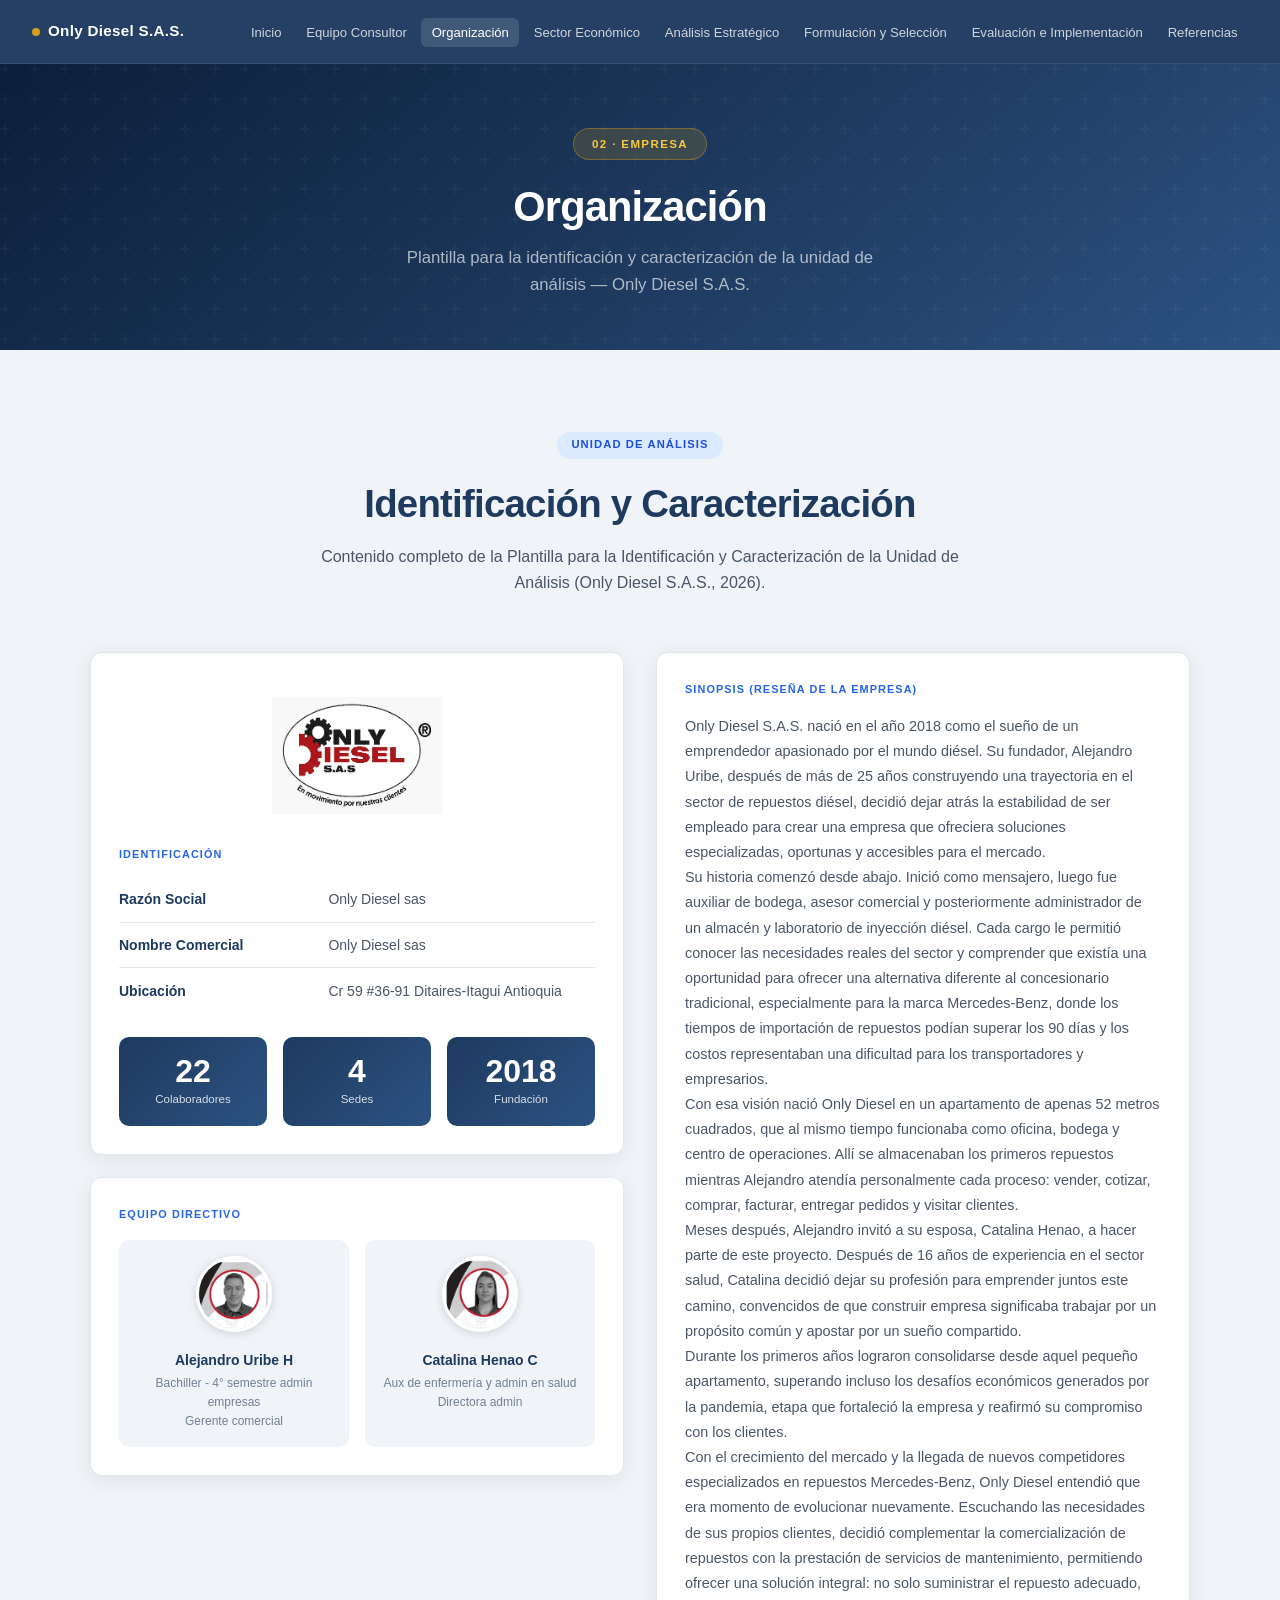
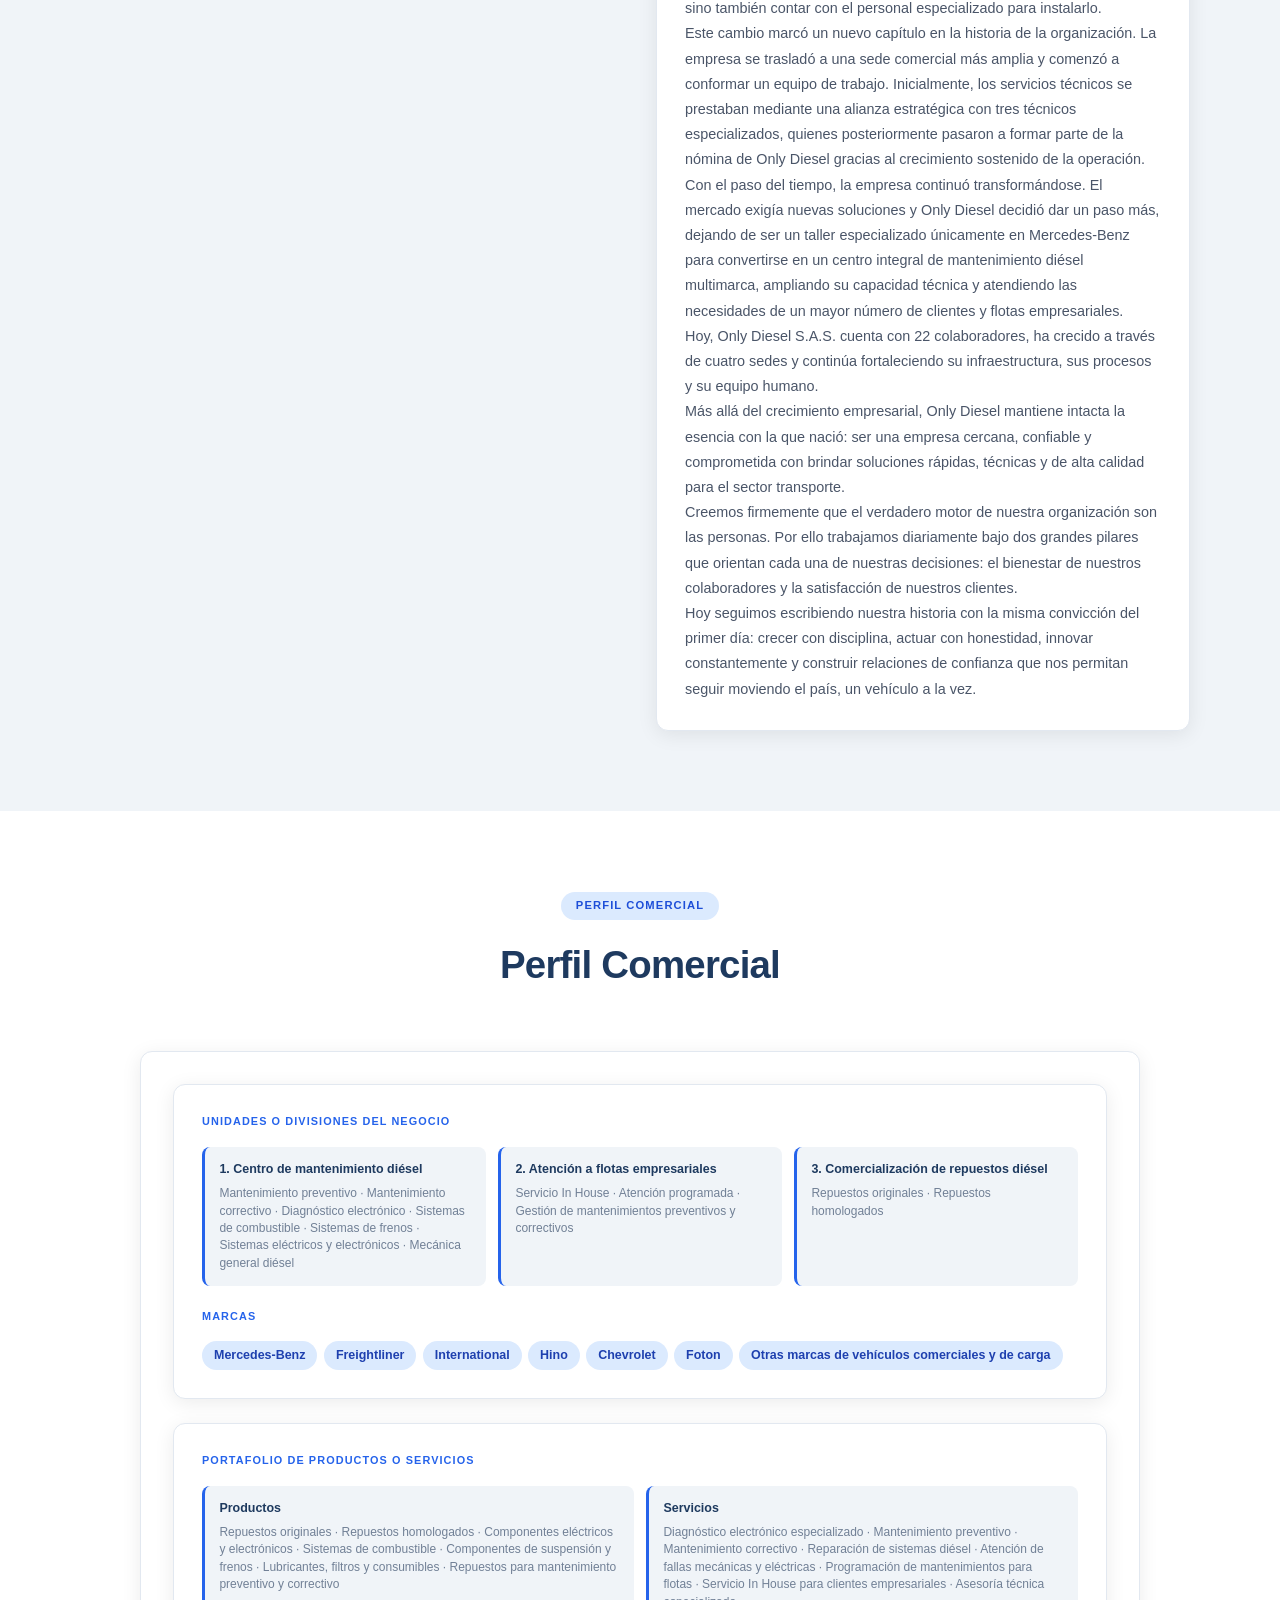
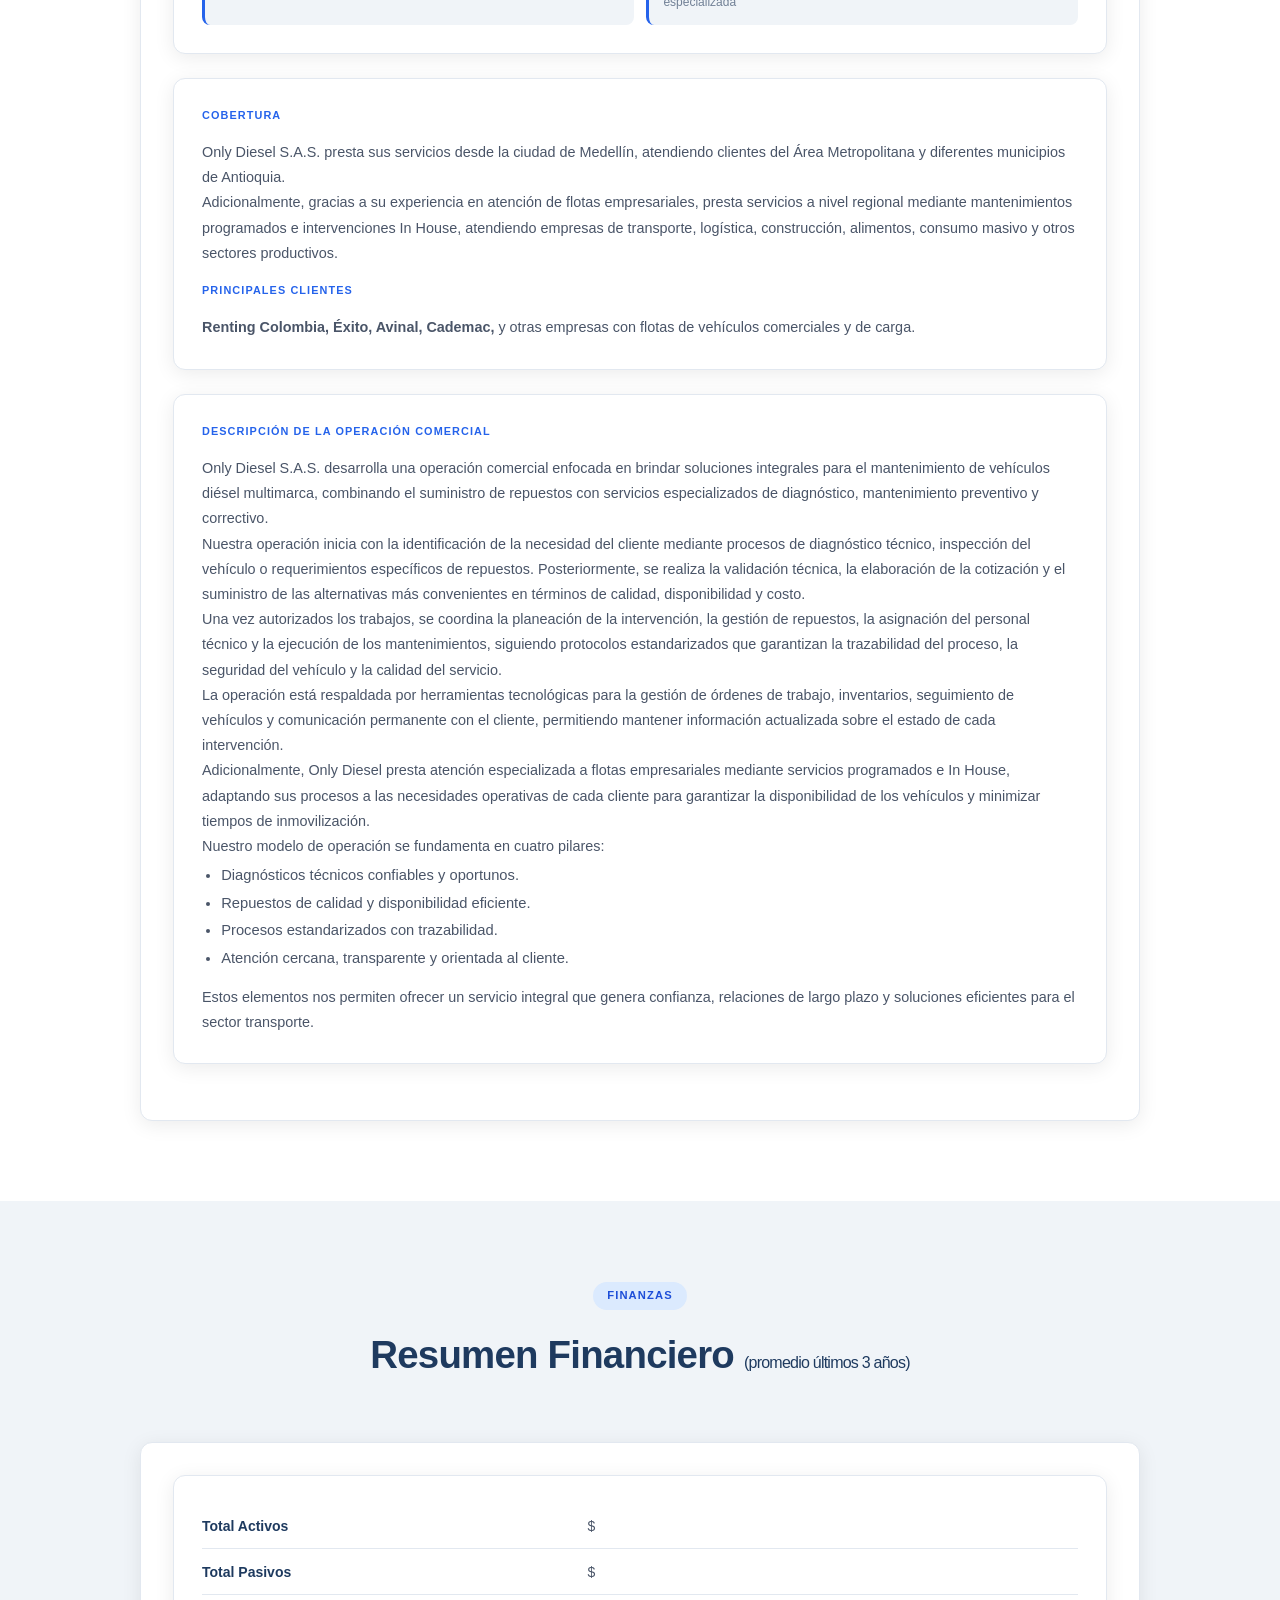
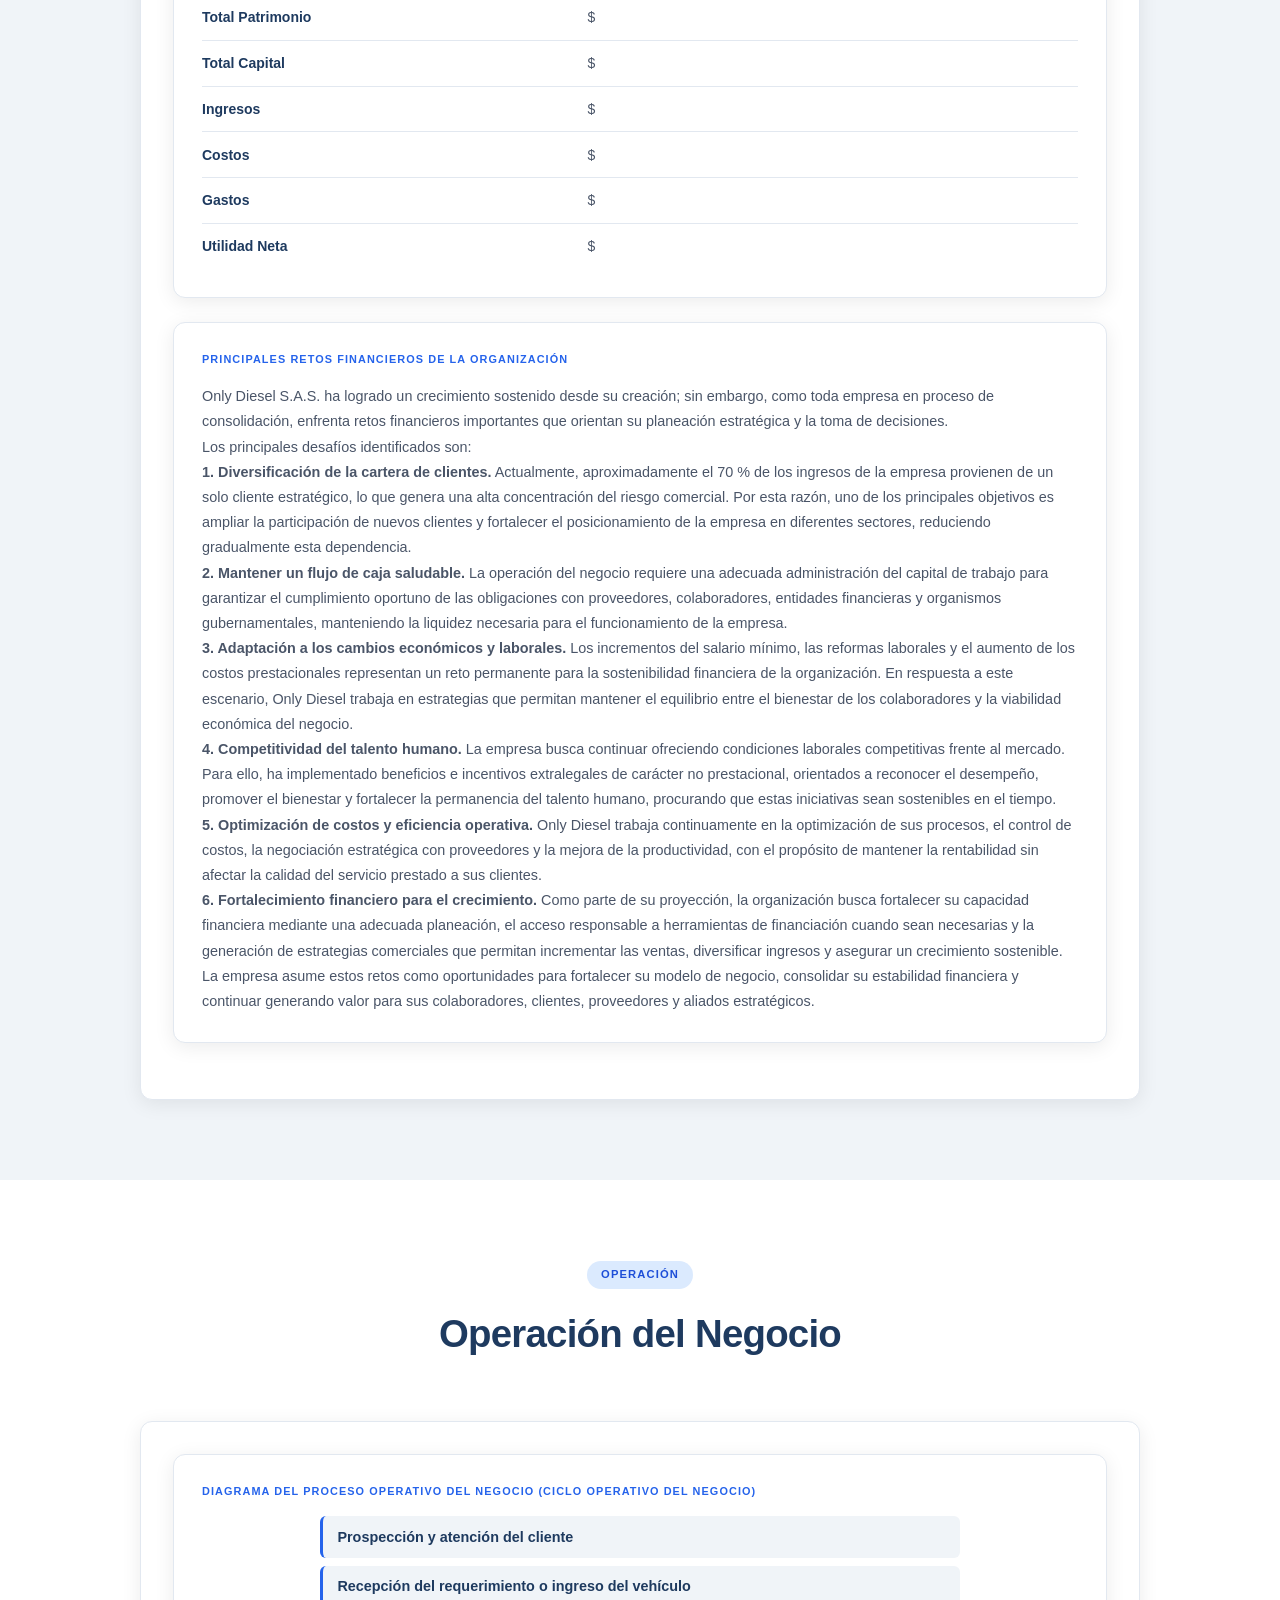
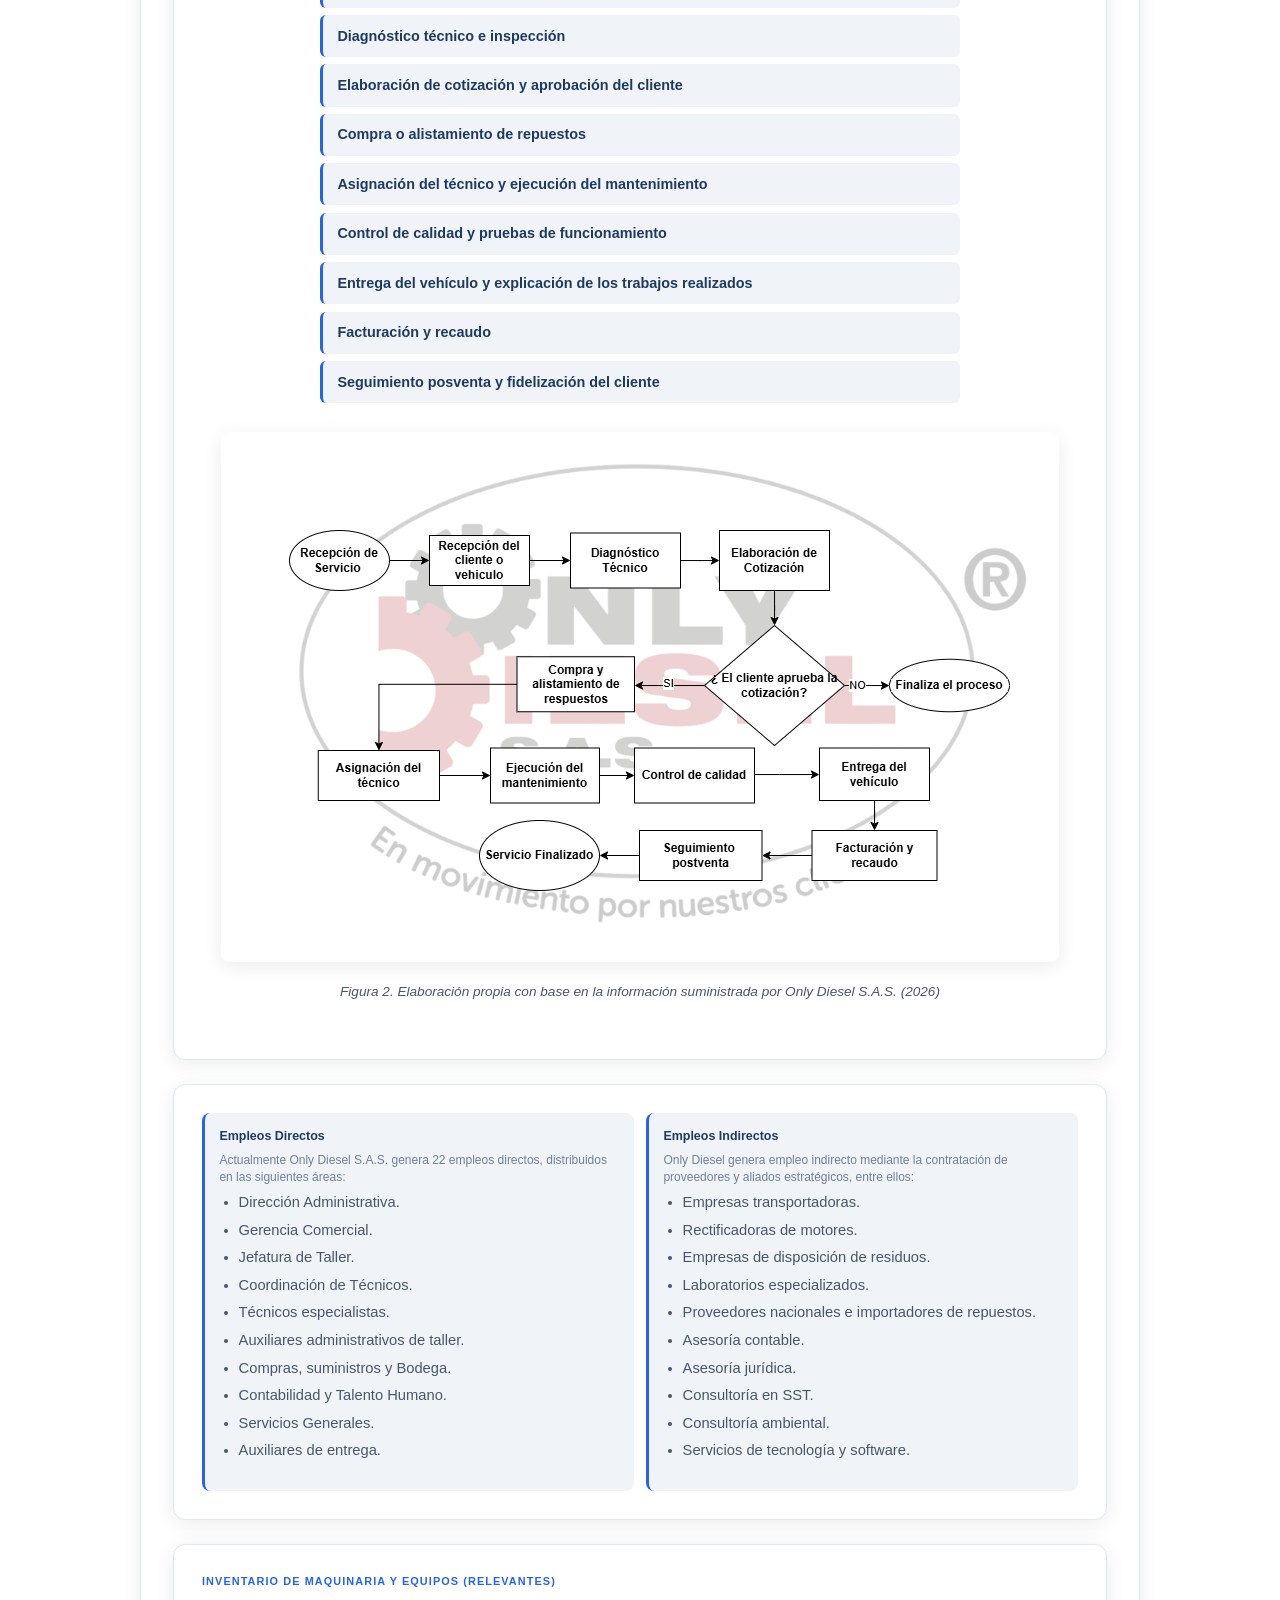
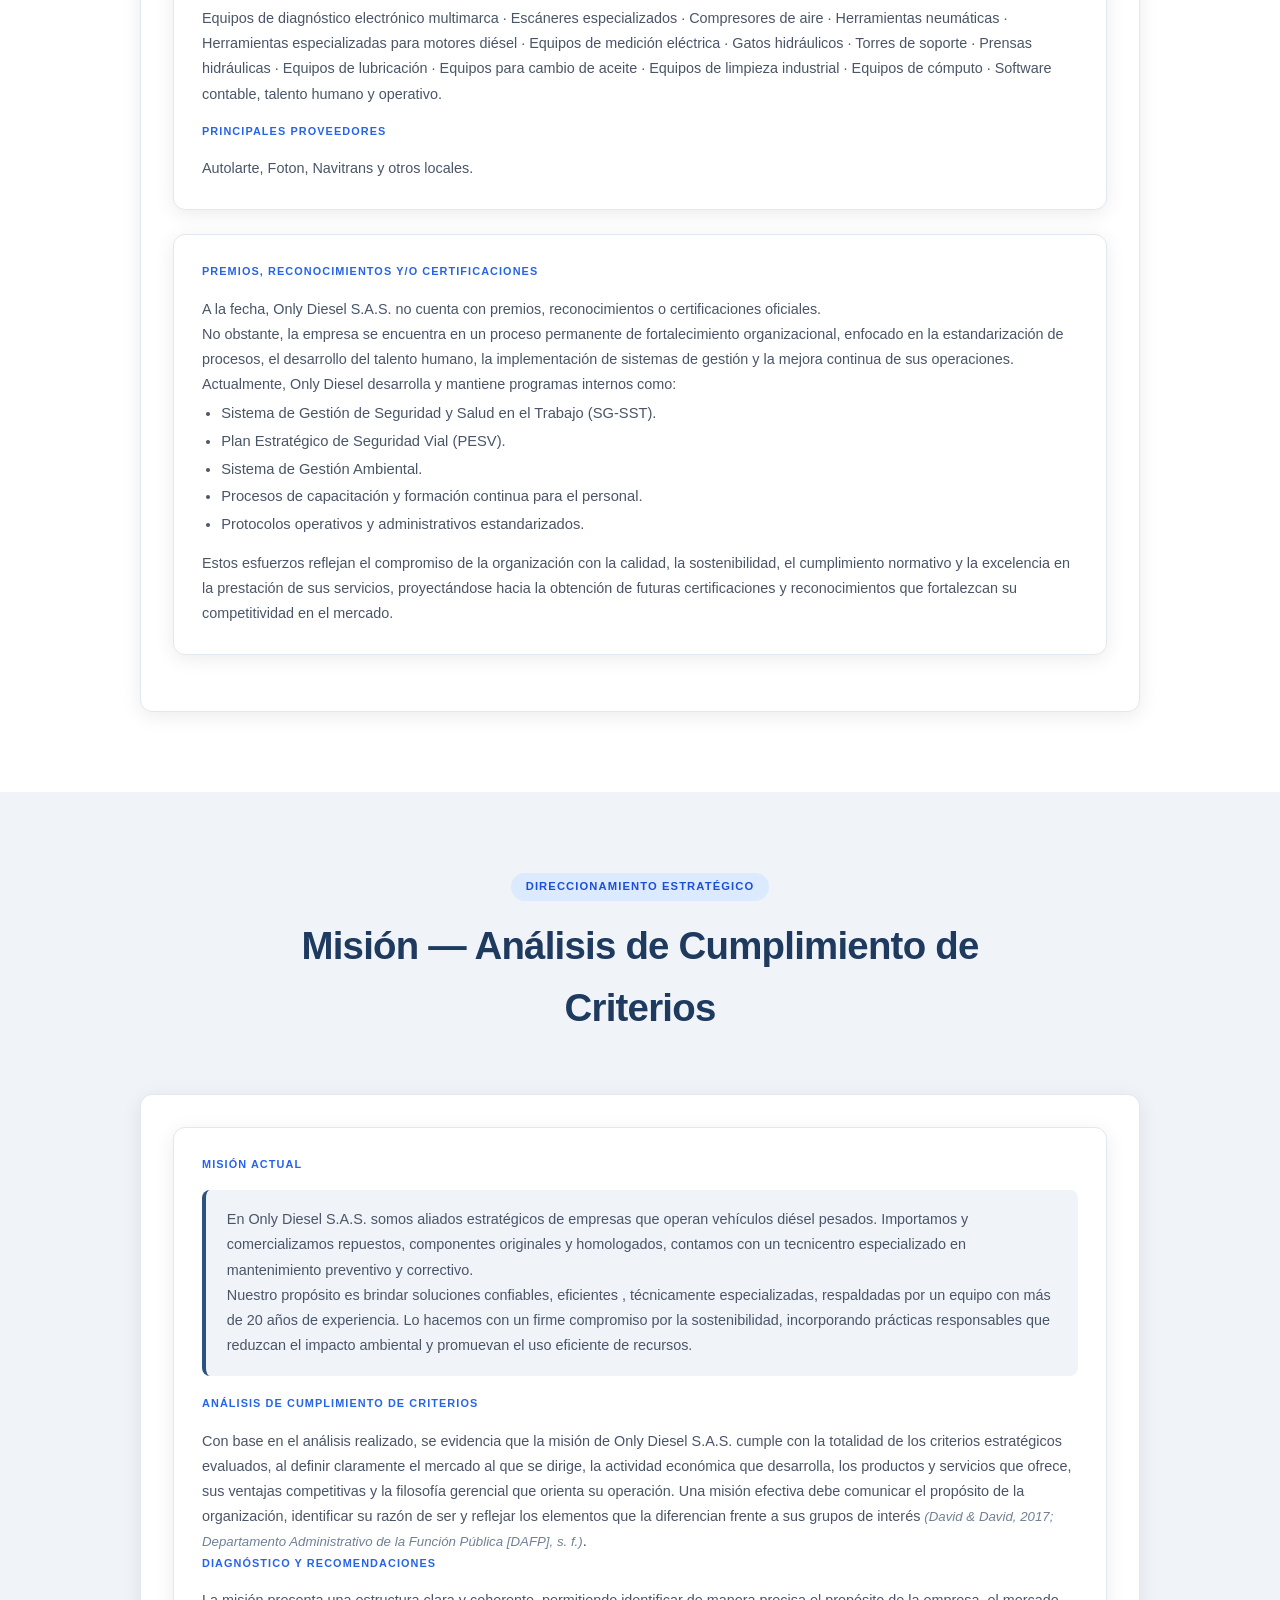
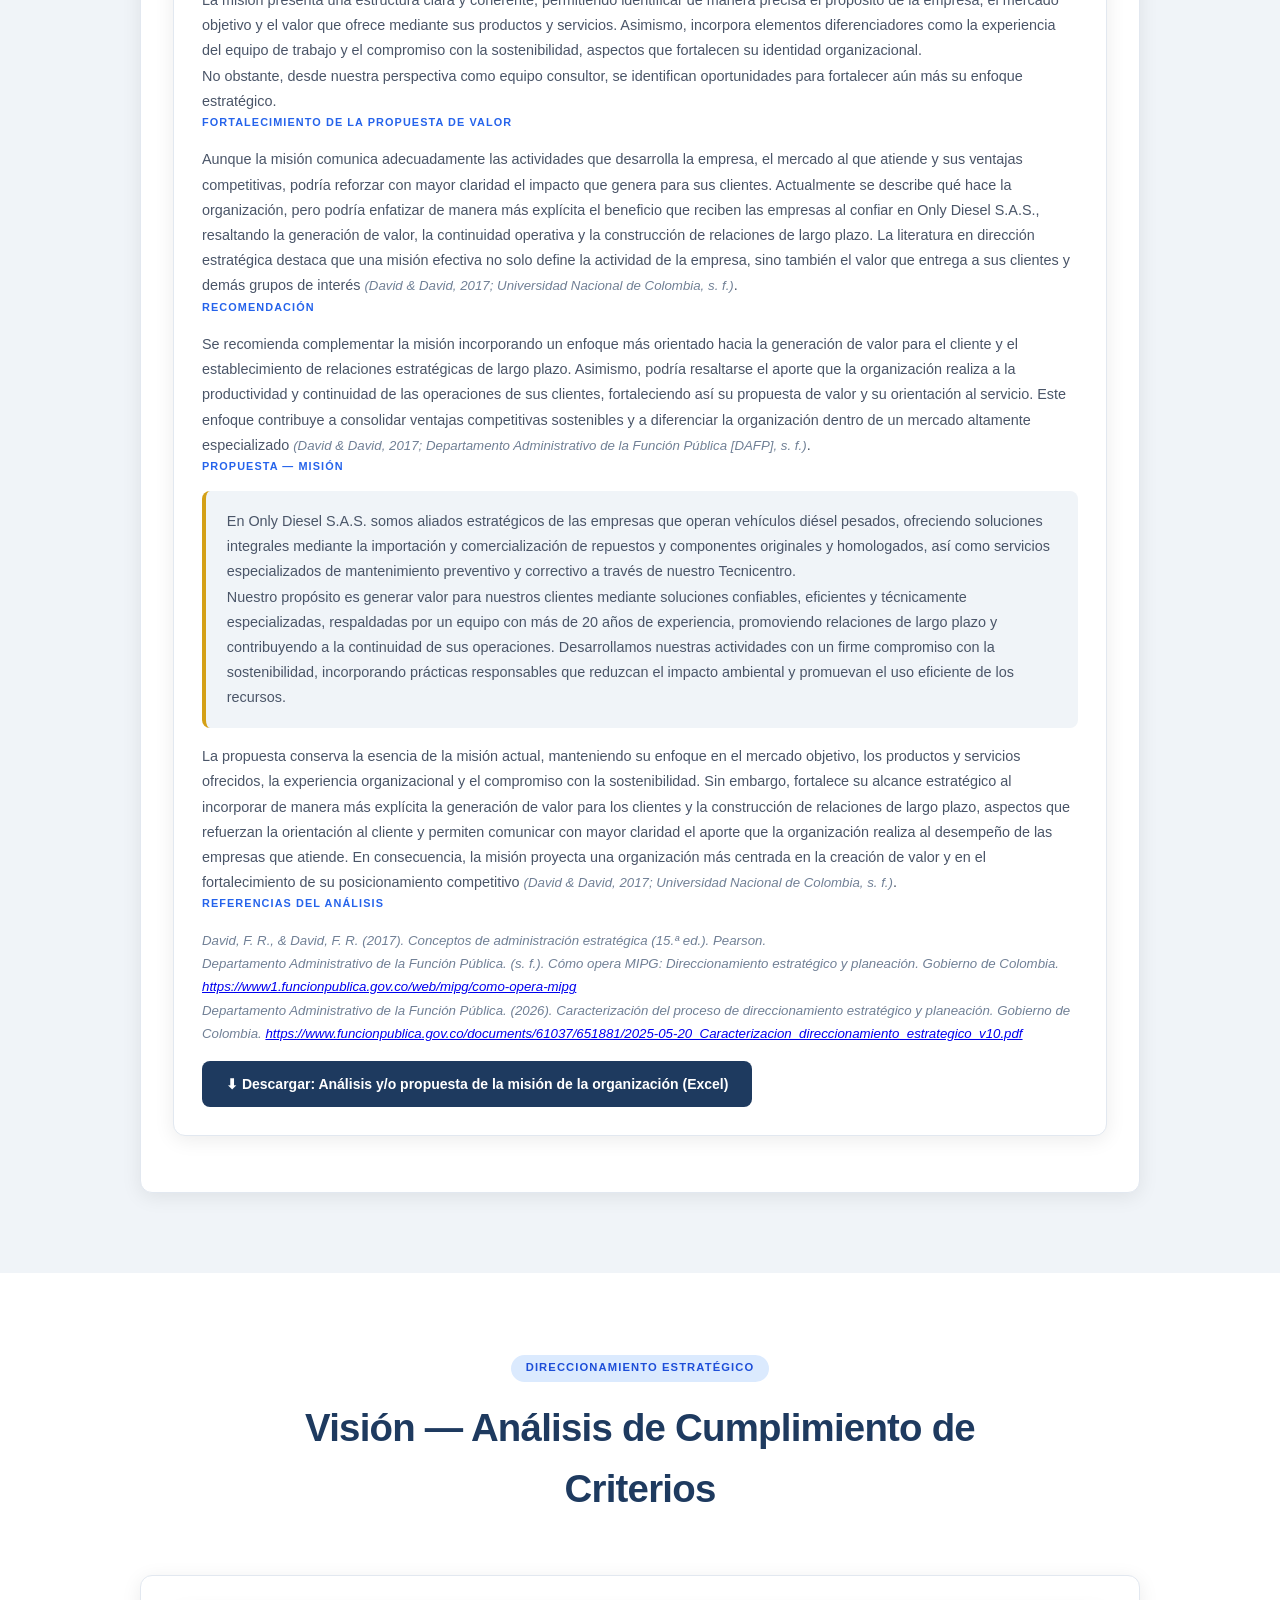
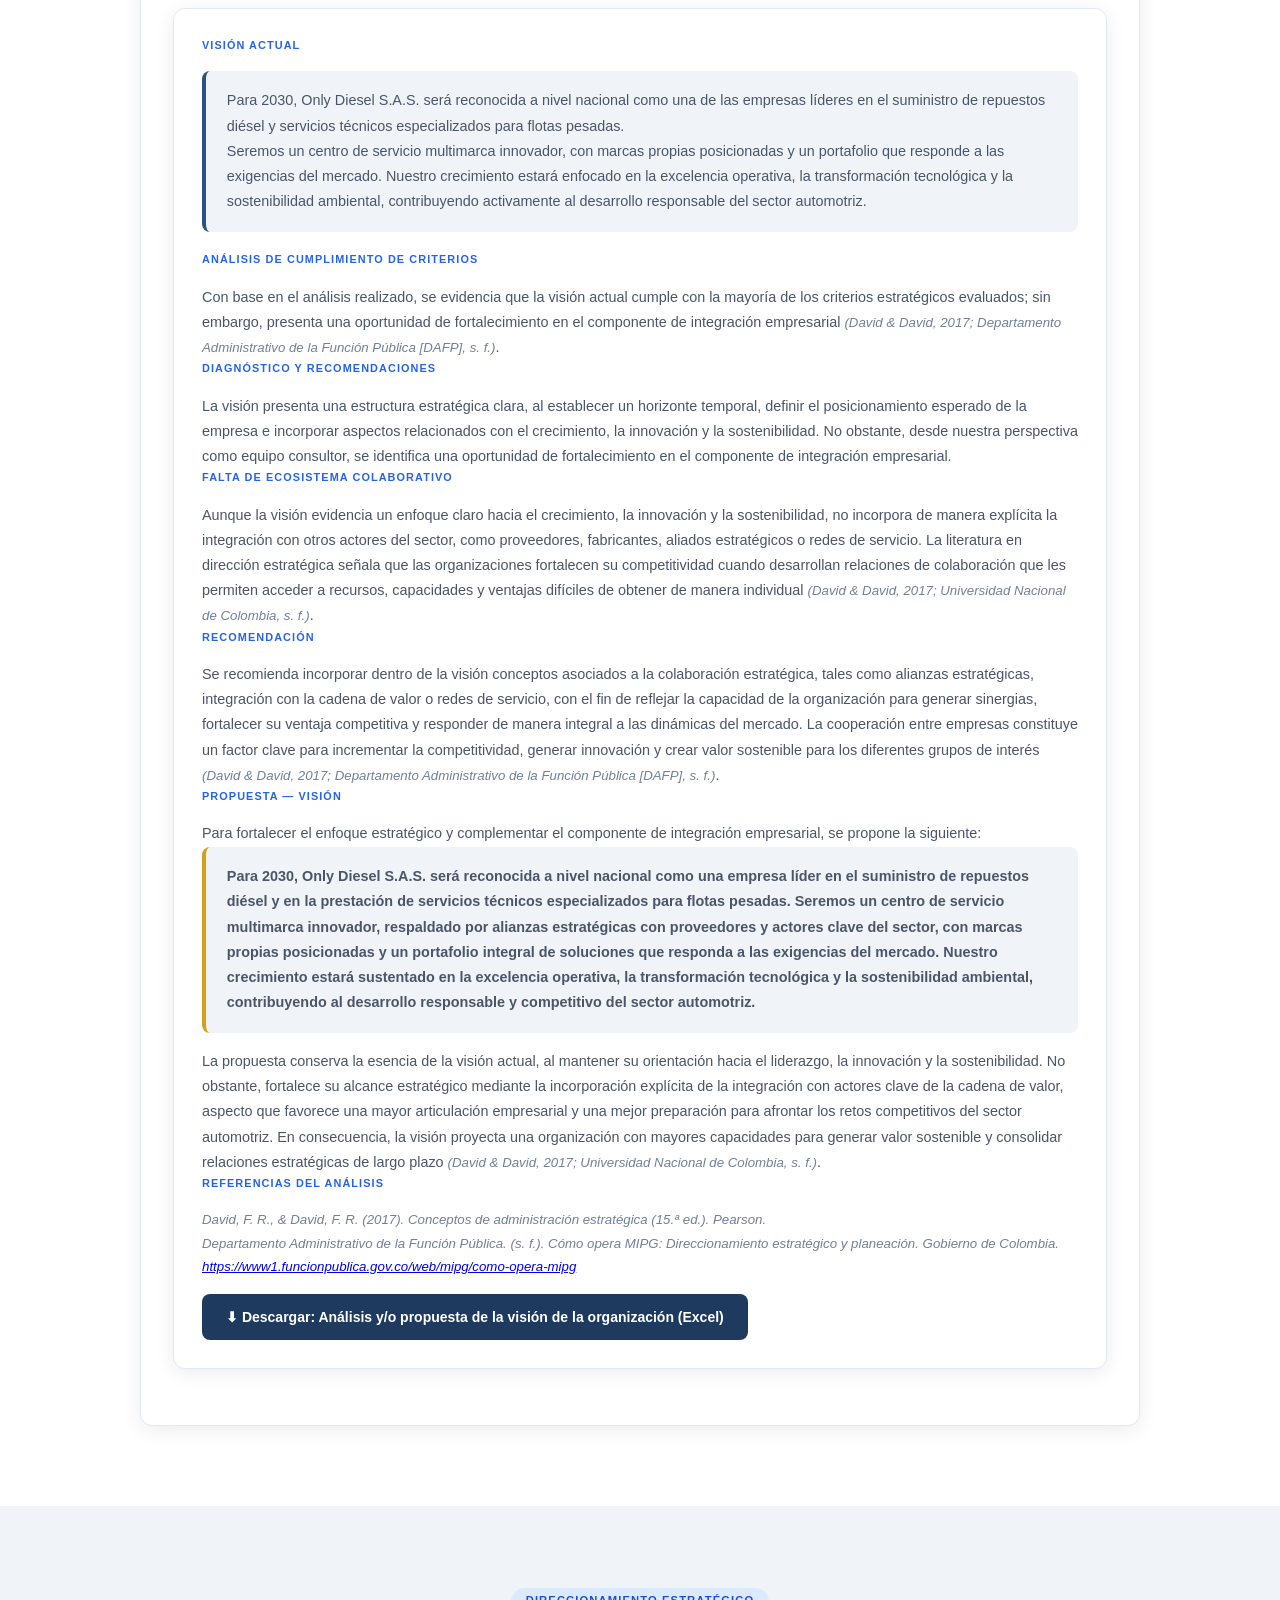
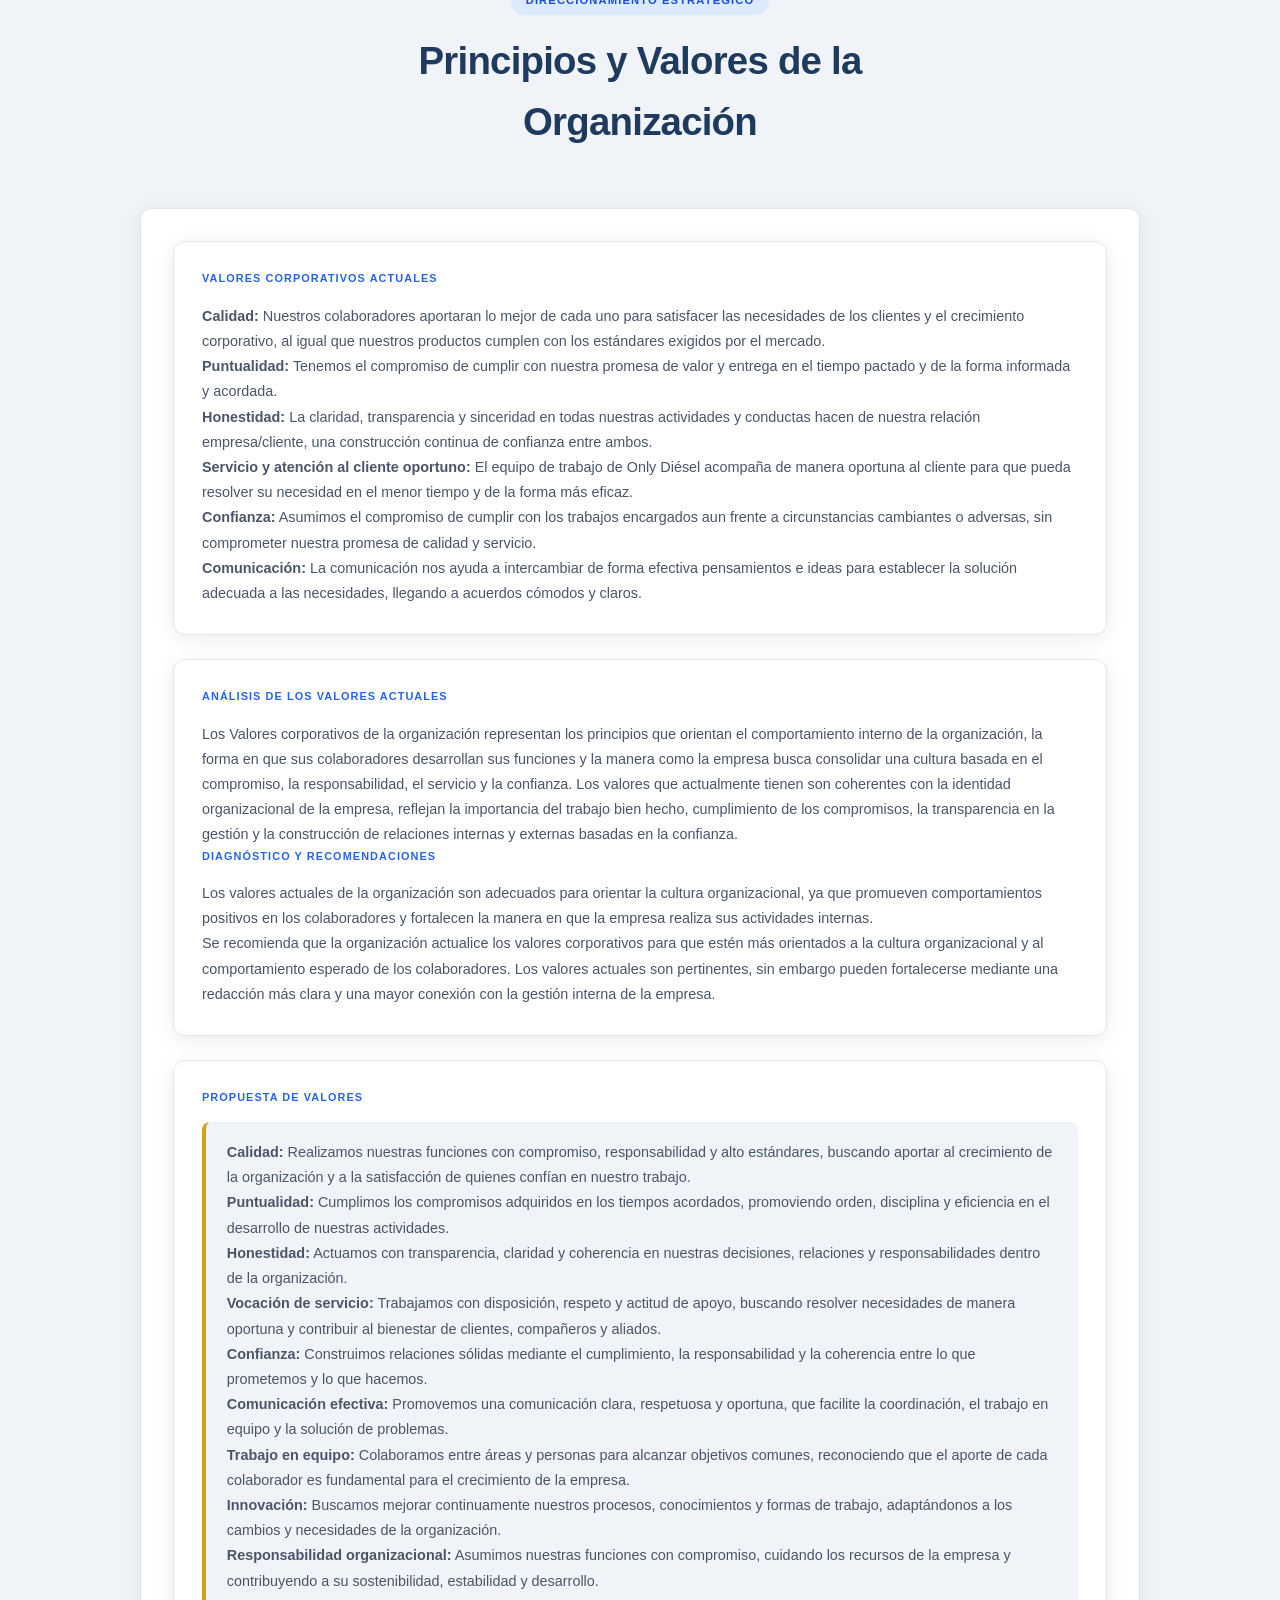
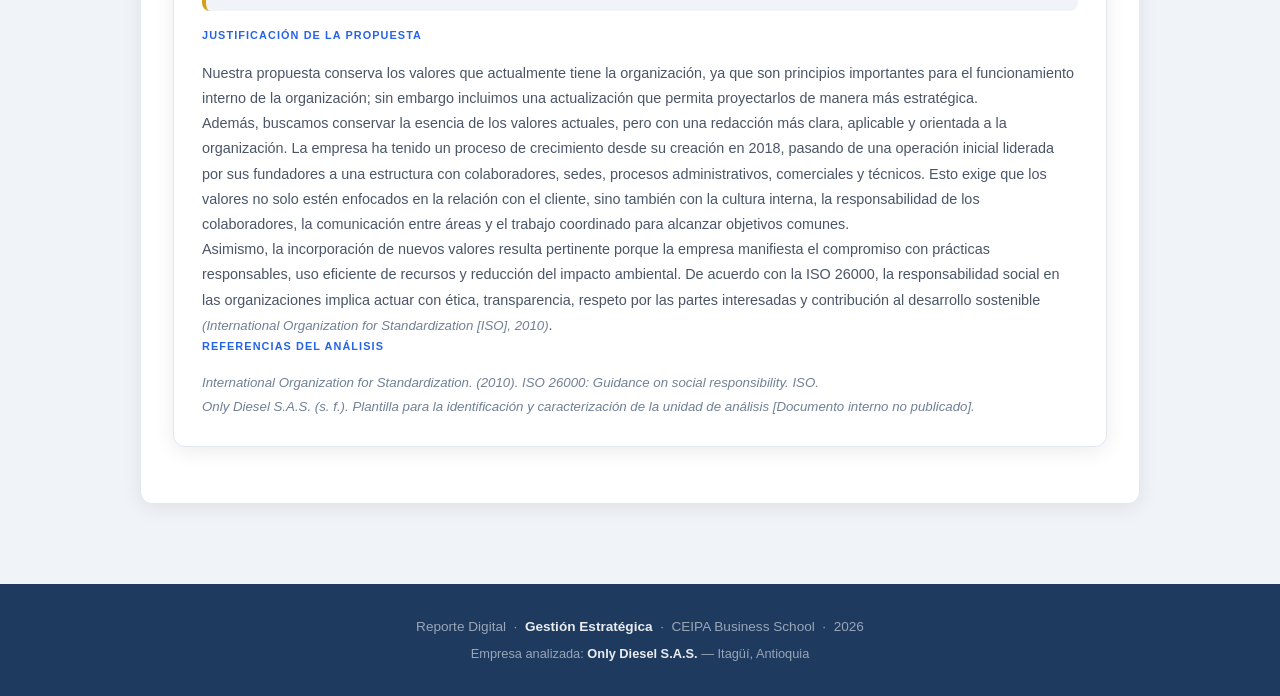
<file: organizacion.html>
<!DOCTYPE html>
<html lang="es">
<head>
    <meta charset="UTF-8">
    <meta name="viewport" content="width=device-width, initial-scale=1.0">
    <title>Organización · Gestión Estratégica · Only Diesel S.A.S.</title>
    <link rel="stylesheet" href="assets/css/estilos.css">
</head>
<body>

<nav>
    <div class="nav-brand"><span class="dot"></span> Only Diesel S.A.S.</div>
    <ul class="nav-links" id="navLinks">
        <li><a href="index.html" onclick="closeMenu()">Inicio</a></li>
        <li><a href="equipo.html" onclick="closeMenu()">Equipo Consultor</a></li>
        <li><a href="organizacion.html" class="active" onclick="closeMenu()">Organización</a></li>
        <li><a href="sector.html" onclick="closeMenu()">Sector Económico</a></li>
        <li><a href="analisis.html" onclick="closeMenu()">Análisis Estratégico</a></li>
        <li><a href="formulacion.html" onclick="closeMenu()">Formulación y Selección</a></li>
        <li><a href="evaluacion.html" onclick="closeMenu()">Evaluación e Implementación</a></li>
        <li><a href="referencias.html" onclick="closeMenu()">Referencias</a></li>
    </ul>
    <div class="hamburger" onclick="toggleMenu()" aria-label="Abrir menú"><span></span><span></span><span></span></div>
</nav>

<header class="hero hero-sub">
    <div class="hero-badge">02 · Empresa</div>
    <h1>Organización</h1>
    <p>Plantilla para la identificación y caracterización de la unidad de análisis — Only Diesel S.A.S.</p>
</header>

<!-- ═══════════ IDENTIFICACIÓN ═══════════ -->
<section id="identificacion">
    <div class="section-header">
        <span class="section-tag">Unidad de análisis</span>
        <h2>Identificación y Caracterización</h2>
        <p>Contenido completo de la Plantilla para la Identificación y Caracterización de la Unidad de Análisis (Only Diesel S.A.S., 2026).</p>
    </div>

    <div class="company-layout">
        <div>
            <div class="company-card">
                <div class="company-logo-area">
                    <img src="assets/img/logo-only-diesel.jpg" alt="Logo Only Diesel S.A.S.">
                </div>
                <p class="block-title" style="margin-bottom:0.85rem;">Identificación</p>
                <table class="info-table">
                    <tr><td>Razón Social</td><td>Only Diesel sas</td></tr>
                    <tr><td>Nombre Comercial</td><td>Only Diesel sas</td></tr>
                    <tr><td>Ubicación</td><td>Cr 59 #36-91 Ditaires-Itagui Antioquia</td></tr>
                </table>
                <div class="stats-row">
                    <div class="stat-box"><div class="num">22</div><div class="lbl">Colaboradores</div></div>
                    <div class="stat-box"><div class="num">4</div><div class="lbl">Sedes</div></div>
                    <div class="stat-box"><div class="num">2018</div><div class="lbl">Fundación</div></div>
                </div>
            </div>

            <div class="company-card gap-block" style="margin-top:1.4rem;">
                <p class="block-title">Equipo Directivo</p>
                <div class="directors-grid">
                    <div class="director-card">
                        <img src="assets/img/alejandro-uribe.png" alt="Alejandro Uribe H">
                        <div class="director-name">Alejandro Uribe H</div>
                        <div class="director-role">Bachiller - 4° semestre admin empresas<br>Gerente comercial</div>
                    </div>
                    <div class="director-card">
                        <img src="assets/img/catalina-henao-c.png" alt="Catalina Henao C">
                        <div class="director-name">Catalina Henao C</div>
                        <div class="director-role">Aux de enfermería y admin en salud<br>Directora admin</div>
                    </div>
                </div>
            </div>
        </div>

        <div>
            <div class="company-card">
                <p class="block-title">Sinopsis (Reseña de la empresa)</p>
                <p class="company-desc">Only Diesel S.A.S. nació en el año 2018 como el sueño de un emprendedor apasionado por el mundo diésel. Su fundador, Alejandro Uribe, después de más de 25 años construyendo una trayectoria en el sector de repuestos diésel, decidió dejar atrás la estabilidad de ser empleado para crear una empresa que ofreciera soluciones especializadas, oportunas y accesibles para el mercado.</p>
                <p class="company-desc">Su historia comenzó desde abajo. Inició como mensajero, luego fue auxiliar de bodega, asesor comercial y posteriormente administrador de un almacén y laboratorio de inyección diésel. Cada cargo le permitió conocer las necesidades reales del sector y comprender que existía una oportunidad para ofrecer una alternativa diferente al concesionario tradicional, especialmente para la marca Mercedes-Benz, donde los tiempos de importación de repuestos podían superar los 90 días y los costos representaban una dificultad para los transportadores y empresarios.</p>
                <p class="company-desc">Con esa visión nació Only Diesel en un apartamento de apenas 52 metros cuadrados, que al mismo tiempo funcionaba como oficina, bodega y centro de operaciones. Allí se almacenaban los primeros repuestos mientras Alejandro atendía personalmente cada proceso: vender, cotizar, comprar, facturar, entregar pedidos y visitar clientes.</p>
                <p class="company-desc">Meses después, Alejandro invitó a su esposa, Catalina Henao, a hacer parte de este proyecto. Después de 16 años de experiencia en el sector salud, Catalina decidió dejar su profesión para emprender juntos este camino, convencidos de que construir empresa significaba trabajar por un propósito común y apostar por un sueño compartido.</p>
                <p class="company-desc">Durante los primeros años lograron consolidarse desde aquel pequeño apartamento, superando incluso los desafíos económicos generados por la pandemia, etapa que fortaleció la empresa y reafirmó su compromiso con los clientes.</p>
                <p class="company-desc">Con el crecimiento del mercado y la llegada de nuevos competidores especializados en repuestos Mercedes-Benz, Only Diesel entendió que era momento de evolucionar nuevamente. Escuchando las necesidades de sus propios clientes, decidió complementar la comercialización de repuestos con la prestación de servicios de mantenimiento, permitiendo ofrecer una solución integral: no solo suministrar el repuesto adecuado, sino también contar con el personal especializado para instalarlo.</p>
                <p class="company-desc">Este cambio marcó un nuevo capítulo en la historia de la organización. La empresa se trasladó a una sede comercial más amplia y comenzó a conformar un equipo de trabajo. Inicialmente, los servicios técnicos se prestaban mediante una alianza estratégica con tres técnicos especializados, quienes posteriormente pasaron a formar parte de la nómina de Only Diesel gracias al crecimiento sostenido de la operación.</p>
                <p class="company-desc">Con el paso del tiempo, la empresa continuó transformándose. El mercado exigía nuevas soluciones y Only Diesel decidió dar un paso más, dejando de ser un taller especializado únicamente en Mercedes-Benz para convertirse en un centro integral de mantenimiento diésel multimarca, ampliando su capacidad técnica y atendiendo las necesidades de un mayor número de clientes y flotas empresariales.</p>
                <p class="company-desc">Hoy, Only Diesel S.A.S. cuenta con 22 colaboradores, ha crecido a través de cuatro sedes y continúa fortaleciendo su infraestructura, sus procesos y su equipo humano.</p>
                <p class="company-desc">Más allá del crecimiento empresarial, Only Diesel mantiene intacta la esencia con la que nació: ser una empresa cercana, confiable y comprometida con brindar soluciones rápidas, técnicas y de alta calidad para el sector transporte.</p>
                <p class="company-desc">Creemos firmemente que el verdadero motor de nuestra organización son las personas. Por ello trabajamos diariamente bajo dos grandes pilares que orientan cada una de nuestras decisiones: el bienestar de nuestros colaboradores y la satisfacción de nuestros clientes.</p>
                <p class="company-desc">Hoy seguimos escribiendo nuestra historia con la misma convicción del primer día: crecer con disciplina, actuar con honestidad, innovar constantemente y construir relaciones de confianza que nos permitan seguir moviendo el país, un vehículo a la vez.</p>
            </div>
        </div>
    </div>
</section>

<!-- ═══════════ PERFIL COMERCIAL ═══════════ -->
<section class="alt" id="perfil-comercial">
    <div class="section-header">
        <span class="section-tag">Perfil comercial</span>
        <h2>Perfil Comercial</h2>
    </div>

    <div class="downloads-area" style="max-width:1000px;">
        <div class="company-card gap-block">
            <p class="block-title">Unidades o Divisiones del negocio</p>
            <div class="services-grid">
                <div class="service-item">
                    <h4>1. Centro de mantenimiento diésel</h4>
                    <p>Mantenimiento preventivo · Mantenimiento correctivo · Diagnóstico electrónico · Sistemas de combustible · Sistemas de frenos · Sistemas eléctricos y electrónicos · Mecánica general diésel</p>
                </div>
                <div class="service-item">
                    <h4>2. Atención a flotas empresariales</h4>
                    <p>Servicio In House · Atención programada · Gestión de mantenimientos preventivos y correctivos</p>
                </div>
                <div class="service-item">
                    <h4>3. Comercialización de repuestos diésel</h4>
                    <p>Repuestos originales · Repuestos homologados</p>
                </div>
            </div>

            <p class="block-title" style="margin-top:1.4rem;">Marcas</p>
            <div class="brands-list">
                <span class="brand-tag">Mercedes-Benz</span>
                <span class="brand-tag">Freightliner</span>
                <span class="brand-tag">International</span>
                <span class="brand-tag">Hino</span>
                <span class="brand-tag">Chevrolet</span>
                <span class="brand-tag">Foton</span>
                <span class="brand-tag">Otras marcas de vehículos comerciales y de carga</span>
            </div>
        </div>

        <div class="company-card gap-block">
            <p class="block-title">Portafolio de Productos o Servicios</p>
            <div class="services-grid" style="grid-template-columns:1fr 1fr;">
                <div class="service-item">
                    <h4>Productos</h4>
                    <p>Repuestos originales · Repuestos homologados · Componentes eléctricos y electrónicos · Sistemas de combustible · Componentes de suspensión y frenos · Lubricantes, filtros y consumibles · Repuestos para mantenimiento preventivo y correctivo</p>
                </div>
                <div class="service-item">
                    <h4>Servicios</h4>
                    <p>Diagnóstico electrónico especializado · Mantenimiento preventivo · Mantenimiento correctivo · Reparación de sistemas diésel · Atención de fallas mecánicas y eléctricas · Programación de mantenimientos para flotas · Servicio In House para clientes empresariales · Asesoría técnica especializada</p>
                </div>
            </div>
        </div>

        <div class="company-card gap-block">
            <p class="block-title">Cobertura</p>
            <p class="company-desc">Only Diesel S.A.S. presta sus servicios desde la ciudad de Medellín, atendiendo clientes del Área Metropolitana y diferentes municipios de Antioquia.</p>
            <p class="company-desc">Adicionalmente, gracias a su experiencia en atención de flotas empresariales, presta servicios a nivel regional mediante mantenimientos programados e intervenciones In House, atendiendo empresas de transporte, logística, construcción, alimentos, consumo masivo y otros sectores productivos.</p>
            <p class="block-title" style="margin-top:1rem;">Principales Clientes</p>
            <p class="company-desc"><strong>Renting Colombia, Éxito, Avinal, Cademac,</strong> y otras empresas con flotas de vehículos comerciales y de carga.</p>
        </div>

        <div class="company-card gap-block">
            <p class="block-title">Descripción de la operación comercial</p>
            <p class="company-desc">Only Diesel S.A.S. desarrolla una operación comercial enfocada en brindar soluciones integrales para el mantenimiento de vehículos diésel multimarca, combinando el suministro de repuestos con servicios especializados de diagnóstico, mantenimiento preventivo y correctivo.</p>
            <p class="company-desc">Nuestra operación inicia con la identificación de la necesidad del cliente mediante procesos de diagnóstico técnico, inspección del vehículo o requerimientos específicos de repuestos. Posteriormente, se realiza la validación técnica, la elaboración de la cotización y el suministro de las alternativas más convenientes en términos de calidad, disponibilidad y costo.</p>
            <p class="company-desc">Una vez autorizados los trabajos, se coordina la planeación de la intervención, la gestión de repuestos, la asignación del personal técnico y la ejecución de los mantenimientos, siguiendo protocolos estandarizados que garantizan la trazabilidad del proceso, la seguridad del vehículo y la calidad del servicio.</p>
            <p class="company-desc">La operación está respaldada por herramientas tecnológicas para la gestión de órdenes de trabajo, inventarios, seguimiento de vehículos y comunicación permanente con el cliente, permitiendo mantener información actualizada sobre el estado de cada intervención.</p>
            <p class="company-desc">Adicionalmente, Only Diesel presta atención especializada a flotas empresariales mediante servicios programados e In House, adaptando sus procesos a las necesidades operativas de cada cliente para garantizar la disponibilidad de los vehículos y minimizar tiempos de inmovilización.</p>
            <p class="company-desc">Nuestro modelo de operación se fundamenta en cuatro pilares:</p>
            <ul class="plain-list">
                <li>Diagnósticos técnicos confiables y oportunos.</li>
                <li>Repuestos de calidad y disponibilidad eficiente.</li>
                <li>Procesos estandarizados con trazabilidad.</li>
                <li>Atención cercana, transparente y orientada al cliente.</li>
            </ul>
            <p class="company-desc">Estos elementos nos permiten ofrecer un servicio integral que genera confianza, relaciones de largo plazo y soluciones eficientes para el sector transporte.</p>
        </div>
    </div>
</section>

<!-- ═══════════ RESUMEN FINANCIERO ═══════════ -->
<section id="finanzas">
    <div class="section-header">
        <span class="section-tag">Finanzas</span>
        <h2>Resumen Financiero <span style="font-weight:400;font-size:1rem;">(promedio últimos 3 años)</span></h2>
    </div>

    <div class="downloads-area" style="max-width:1000px;">
        <div class="company-card gap-block">
            <table class="info-table">
                <tr><td>Total Activos</td><td>$</td></tr>
                <tr><td>Total Pasivos</td><td>$</td></tr>
                <tr><td>Total Patrimonio</td><td>$</td></tr>
                <tr><td>Total Capital</td><td>$</td></tr>
                <tr><td>Ingresos</td><td>$</td></tr>
                <tr><td>Costos</td><td>$</td></tr>
                <tr><td>Gastos</td><td>$</td></tr>
                <tr><td>Utilidad Neta</td><td>$</td></tr>
            </table>
        </div>

        <div class="company-card gap-block">
            <p class="block-title">Principales Retos Financieros de la Organización</p>
            <p class="company-desc">Only Diesel S.A.S. ha logrado un crecimiento sostenido desde su creación; sin embargo, como toda empresa en proceso de consolidación, enfrenta retos financieros importantes que orientan su planeación estratégica y la toma de decisiones.</p>
            <p class="company-desc">Los principales desafíos identificados son:</p>
            <p class="company-desc"><strong>1. Diversificación de la cartera de clientes.</strong> Actualmente, aproximadamente el 70 % de los ingresos de la empresa provienen de un solo cliente estratégico, lo que genera una alta concentración del riesgo comercial. Por esta razón, uno de los principales objetivos es ampliar la participación de nuevos clientes y fortalecer el posicionamiento de la empresa en diferentes sectores, reduciendo gradualmente esta dependencia.</p>
            <p class="company-desc"><strong>2. Mantener un flujo de caja saludable.</strong> La operación del negocio requiere una adecuada administración del capital de trabajo para garantizar el cumplimiento oportuno de las obligaciones con proveedores, colaboradores, entidades financieras y organismos gubernamentales, manteniendo la liquidez necesaria para el funcionamiento de la empresa.</p>
            <p class="company-desc"><strong>3. Adaptación a los cambios económicos y laborales.</strong> Los incrementos del salario mínimo, las reformas laborales y el aumento de los costos prestacionales representan un reto permanente para la sostenibilidad financiera de la organización. En respuesta a este escenario, Only Diesel trabaja en estrategias que permitan mantener el equilibrio entre el bienestar de los colaboradores y la viabilidad económica del negocio.</p>
            <p class="company-desc"><strong>4. Competitividad del talento humano.</strong> La empresa busca continuar ofreciendo condiciones laborales competitivas frente al mercado. Para ello, ha implementado beneficios e incentivos extralegales de carácter no prestacional, orientados a reconocer el desempeño, promover el bienestar y fortalecer la permanencia del talento humano, procurando que estas iniciativas sean sostenibles en el tiempo.</p>
            <p class="company-desc"><strong>5. Optimización de costos y eficiencia operativa.</strong> Only Diesel trabaja continuamente en la optimización de sus procesos, el control de costos, la negociación estratégica con proveedores y la mejora de la productividad, con el propósito de mantener la rentabilidad sin afectar la calidad del servicio prestado a sus clientes.</p>
            <p class="company-desc"><strong>6. Fortalecimiento financiero para el crecimiento.</strong> Como parte de su proyección, la organización busca fortalecer su capacidad financiera mediante una adecuada planeación, el acceso responsable a herramientas de financiación cuando sean necesarias y la generación de estrategias comerciales que permitan incrementar las ventas, diversificar ingresos y asegurar un crecimiento sostenible.</p>
            <p class="company-desc">La empresa asume estos retos como oportunidades para fortalecer su modelo de negocio, consolidar su estabilidad financiera y continuar generando valor para sus colaboradores, clientes, proveedores y aliados estratégicos.</p>
        </div>
    </div>
</section>

<!-- ═══════════ OPERACIÓN DEL NEGOCIO ═══════════ -->
<section class="alt" id="operacion">
    <div class="section-header">
        <span class="section-tag">Operación</span>
        <h2>Operación del Negocio</h2>
    </div>

    <div class="downloads-area" style="max-width:1000px;">
        <div class="company-card gap-block">
            <p class="block-title">Diagrama del proceso operativo del negocio (Ciclo Operativo del Negocio)</p>
            <ol class="flow-steps">
                <li>Prospección y atención del cliente</li>
                <li>Recepción del requerimiento o ingreso del vehículo</li>
                <li>Diagnóstico técnico e inspección</li>
                <li>Elaboración de cotización y aprobación del cliente</li>
                <li>Compra o alistamiento de repuestos</li>
                <li>Asignación del técnico y ejecución del mantenimiento</li>
                <li>Control de calidad y pruebas de funcionamiento</li>
                <li>Entrega del vehículo y explicación de los trabajos realizados</li>
                <li>Facturación y recaudo</li>
                <li>Seguimiento posventa y fidelización del cliente</li>
            </ol>

            <div class="figure-block">
                <img src="assets/img/diagrama-procesos.png" alt="Diagrama de procesos de Only Diesel S.A.S.">
                <p class="figure-caption">Figura 2. Elaboración propia con base en la información suministrada por Only Diesel S.A.S. (2026)</p>
            </div>
        </div>

        <div class="company-card gap-block">
            <div class="services-grid" style="grid-template-columns:1fr 1fr;">
                <div class="service-item">
                    <h4>Empleos Directos</h4>
                    <p>Actualmente Only Diesel S.A.S. genera 22 empleos directos, distribuidos en las siguientes áreas:</p>
                    <ul class="plain-list">
                        <li>Dirección Administrativa.</li>
                        <li>Gerencia Comercial.</li>
                        <li>Jefatura de Taller.</li>
                        <li>Coordinación de Técnicos.</li>
                        <li>Técnicos especialistas.</li>
                        <li>Auxiliares administrativos de taller.</li>
                        <li>Compras, suministros y Bodega.</li>
                        <li>Contabilidad y Talento Humano.</li>
                        <li>Servicios Generales.</li>
                        <li>Auxiliares de entrega.</li>
                    </ul>
                </div>
                <div class="service-item">
                    <h4>Empleos Indirectos</h4>
                    <p>Only Diesel genera empleo indirecto mediante la contratación de proveedores y aliados estratégicos, entre ellos:</p>
                    <ul class="plain-list">
                        <li>Empresas transportadoras.</li>
                        <li>Rectificadoras de motores.</li>
                        <li>Empresas de disposición de residuos.</li>
                        <li>Laboratorios especializados.</li>
                        <li>Proveedores nacionales e importadores de repuestos.</li>
                        <li>Asesoría contable.</li>
                        <li>Asesoría jurídica.</li>
                        <li>Consultoría en SST.</li>
                        <li>Consultoría ambiental.</li>
                        <li>Servicios de tecnología y software.</li>
                    </ul>
                </div>
            </div>
        </div>

        <div class="company-card gap-block">
            <p class="block-title">Inventario de Maquinaria y Equipos (relevantes)</p>
            <p class="company-desc">Equipos de diagnóstico electrónico multimarca · Escáneres especializados · Compresores de aire · Herramientas neumáticas · Herramientas especializadas para motores diésel · Equipos de medición eléctrica · Gatos hidráulicos · Torres de soporte · Prensas hidráulicas · Equipos de lubricación · Equipos para cambio de aceite · Equipos de limpieza industrial · Equipos de cómputo · Software contable, talento humano y operativo.</p>
            <p class="block-title" style="margin-top:1rem;">Principales Proveedores</p>
            <p class="company-desc">Autolarte, Foton, Navitrans y otros locales.</p>
        </div>

        <div class="company-card gap-block">
            <p class="block-title">Premios, Reconocimientos y/o Certificaciones</p>
            <p class="company-desc">A la fecha, Only Diesel S.A.S. no cuenta con premios, reconocimientos o certificaciones oficiales.</p>
            <p class="company-desc">No obstante, la empresa se encuentra en un proceso permanente de fortalecimiento organizacional, enfocado en la estandarización de procesos, el desarrollo del talento humano, la implementación de sistemas de gestión y la mejora continua de sus operaciones.</p>
            <p class="company-desc">Actualmente, Only Diesel desarrolla y mantiene programas internos como:</p>
            <ul class="plain-list">
                <li>Sistema de Gestión de Seguridad y Salud en el Trabajo (SG-SST).</li>
                <li>Plan Estratégico de Seguridad Vial (PESV).</li>
                <li>Sistema de Gestión Ambiental.</li>
                <li>Procesos de capacitación y formación continua para el personal.</li>
                <li>Protocolos operativos y administrativos estandarizados.</li>
            </ul>
            <p class="company-desc">Estos esfuerzos reflejan el compromiso de la organización con la calidad, la sostenibilidad, el cumplimiento normativo y la excelencia en la prestación de sus servicios, proyectándose hacia la obtención de futuras certificaciones y reconocimientos que fortalezcan su competitividad en el mercado.</p>
        </div>
    </div>
</section>

<!-- ═══════════ MISIÓN ═══════════ -->
<section id="mision">
    <div class="section-header">
        <span class="section-tag">Direccionamiento estratégico</span>
        <h2>Misión — Análisis de Cumplimiento de Criterios</h2>
    </div>

    <div class="downloads-area" style="max-width:1000px;">
        <div class="company-card gap-block">
            <p class="block-title">Misión Actual</p>
            <div style="background:var(--bg);border-left:4px solid var(--primary-light);border-radius:8px;padding:1.1rem 1.3rem;margin-bottom:1.2rem;">
                <p class="company-desc">En Only Diesel S.A.S. somos aliados estratégicos de empresas que operan vehículos diésel pesados. Importamos y comercializamos repuestos, componentes originales y homologados, contamos con un tecnicentro especializado en mantenimiento preventivo y correctivo.</p>
                <p class="company-desc" style="margin-bottom:0;">Nuestro propósito es brindar soluciones confiables, eficientes , técnicamente especializadas, respaldadas por un equipo con más de 20 años de experiencia. Lo hacemos con un firme compromiso por la sostenibilidad, incorporando prácticas responsables que reduzcan el impacto ambiental y promuevan el uso eficiente de recursos.</p>
            </div>
            <p class="block-title">Análisis de Cumplimiento de Criterios</p>
            <p class="company-desc">Con base en el análisis realizado, se evidencia que la misión de Only Diesel S.A.S. cumple con la totalidad de los criterios estratégicos evaluados, al definir claramente el mercado al que se dirige, la actividad económica que desarrolla, los productos y servicios que ofrece, sus ventajas competitivas y la filosofía gerencial que orienta su operación. Una misión efectiva debe comunicar el propósito de la organización, identificar su razón de ser y reflejar los elementos que la diferencian frente a sus grupos de interés <span class="cita">(David &amp; David, 2017; Departamento Administrativo de la Función Pública [DAFP], s. f.)</span>.</p>

            <p class="block-title">Diagnóstico y Recomendaciones</p>
            <p class="company-desc">La misión presenta una estructura clara y coherente, permitiendo identificar de manera precisa el propósito de la empresa, el mercado objetivo y el valor que ofrece mediante sus productos y servicios. Asimismo, incorpora elementos diferenciadores como la experiencia del equipo de trabajo y el compromiso con la sostenibilidad, aspectos que fortalecen su identidad organizacional.</p>
            <p class="company-desc">No obstante, desde nuestra perspectiva como equipo consultor, se identifican oportunidades para fortalecer aún más su enfoque estratégico.</p>

            <p class="block-title">Fortalecimiento de la propuesta de valor</p>
            <p class="company-desc">Aunque la misión comunica adecuadamente las actividades que desarrolla la empresa, el mercado al que atiende y sus ventajas competitivas, podría reforzar con mayor claridad el impacto que genera para sus clientes. Actualmente se describe qué hace la organización, pero podría enfatizar de manera más explícita el beneficio que reciben las empresas al confiar en Only Diesel S.A.S., resaltando la generación de valor, la continuidad operativa y la construcción de relaciones de largo plazo. La literatura en dirección estratégica destaca que una misión efectiva no solo define la actividad de la empresa, sino también el valor que entrega a sus clientes y demás grupos de interés <span class="cita">(David &amp; David, 2017; Universidad Nacional de Colombia, s. f.)</span>.</p>

            <p class="block-title">Recomendación</p>
            <p class="company-desc">Se recomienda complementar la misión incorporando un enfoque más orientado hacia la generación de valor para el cliente y el establecimiento de relaciones estratégicas de largo plazo. Asimismo, podría resaltarse el aporte que la organización realiza a la productividad y continuidad de las operaciones de sus clientes, fortaleciendo así su propuesta de valor y su orientación al servicio. Este enfoque contribuye a consolidar ventajas competitivas sostenibles y a diferenciar la organización dentro de un mercado altamente especializado <span class="cita">(David &amp; David, 2017; Departamento Administrativo de la Función Pública [DAFP], s. f.)</span>.</p>

            <p class="block-title">Propuesta — Misión</p>
            <div style="background:var(--bg);border-left:4px solid var(--gold);border-radius:8px;padding:1.1rem 1.3rem;margin-bottom:1rem;">
                <p class="company-desc">En Only Diesel S.A.S. somos aliados estratégicos de las empresas que operan vehículos diésel pesados, ofreciendo soluciones integrales mediante la importación y comercialización de repuestos y componentes originales y homologados, así como servicios especializados de mantenimiento preventivo y correctivo a través de nuestro Tecnicentro.</p>
                <p class="company-desc" style="margin-bottom:0;">Nuestro propósito es generar valor para nuestros clientes mediante soluciones confiables, eficientes y técnicamente especializadas, respaldadas por un equipo con más de 20 años de experiencia, promoviendo relaciones de largo plazo y contribuyendo a la continuidad de sus operaciones. Desarrollamos nuestras actividades con un firme compromiso con la sostenibilidad, incorporando prácticas responsables que reduzcan el impacto ambiental y promuevan el uso eficiente de los recursos.</p>
            </div>
            <p class="company-desc">La propuesta conserva la esencia de la misión actual, manteniendo su enfoque en el mercado objetivo, los productos y servicios ofrecidos, la experiencia organizacional y el compromiso con la sostenibilidad. Sin embargo, fortalece su alcance estratégico al incorporar de manera más explícita la generación de valor para los clientes y la construcción de relaciones de largo plazo, aspectos que refuerzan la orientación al cliente y permiten comunicar con mayor claridad el aporte que la organización realiza al desempeño de las empresas que atiende. En consecuencia, la misión proyecta una organización más centrada en la creación de valor y en el fortalecimiento de su posicionamiento competitivo <span class="cita">(David &amp; David, 2017; Universidad Nacional de Colombia, s. f.)</span>.</p>

            <p class="block-title">Referencias del análisis</p>
            <p class="company-desc cita">David, F. R., &amp; David, F. R. (2017). <em>Conceptos de administración estratégica</em> (15.ª ed.). Pearson.</p>
            <p class="company-desc cita">Departamento Administrativo de la Función Pública. (s. f.). <em>Cómo opera MIPG: Direccionamiento estratégico y planeación</em>. Gobierno de Colombia. <a href="https://www1.funcionpublica.gov.co/web/mipg/como-opera-mipg" target="_blank" rel="noopener">https://www1.funcionpublica.gov.co/web/mipg/como-opera-mipg</a></p>
            <p class="company-desc cita">Departamento Administrativo de la Función Pública. (2026). <em>Caracterización del proceso de direccionamiento estratégico y planeación</em>. Gobierno de Colombia. <a href="https://www.funcionpublica.gov.co/documents/61037/651881/2025-05-20_Caracterizacion_direccionamiento_estrategico_v10.pdf" target="_blank" rel="noopener">https://www.funcionpublica.gov.co/documents/61037/651881/2025-05-20_Caracterizacion_direccionamiento_estrategico_v10.pdf</a></p>

            <div class="downloads-list" style="margin-top:1rem;">
                <a class="btn-download" href="descargas/1-analisis-propuesta-mision.xlsx" download>⬇ Descargar: Análisis y/o propuesta de la misión de la organización (Excel)</a>
            </div>
        </div>
    </div>
</section>

<!-- ═══════════ VISIÓN ═══════════ -->
<section class="alt" id="vision">
    <div class="section-header">
        <span class="section-tag">Direccionamiento estratégico</span>
        <h2>Visión — Análisis de Cumplimiento de Criterios</h2>
    </div>

    <div class="downloads-area" style="max-width:1000px;">
        <div class="company-card gap-block">
            <p class="block-title">Visión Actual</p>
            <div style="background:var(--bg);border-left:4px solid var(--primary-light);border-radius:8px;padding:1.1rem 1.3rem;margin-bottom:1.2rem;">
                <p class="company-desc">Para 2030, Only Diesel S.A.S. será reconocida a nivel nacional como una de las empresas líderes en el suministro de repuestos diésel y servicios técnicos especializados para flotas pesadas.</p>
                <p class="company-desc" style="margin-bottom:0;">Seremos un centro de servicio multimarca innovador, con marcas propias posicionadas y un portafolio que responde a las exigencias del mercado. Nuestro crecimiento estará enfocado en la excelencia operativa, la transformación tecnológica y la sostenibilidad ambiental, contribuyendo activamente al desarrollo responsable del sector automotriz.</p>
            </div>
            <p class="block-title">Análisis de Cumplimiento de Criterios</p>
            <p class="company-desc">Con base en el análisis realizado, se evidencia que la visión actual cumple con la mayoría de los criterios estratégicos evaluados; sin embargo, presenta una oportunidad de fortalecimiento en el componente de integración empresarial <span class="cita">(David &amp; David, 2017; Departamento Administrativo de la Función Pública [DAFP], s. f.)</span>.</p>

            <p class="block-title">Diagnóstico y Recomendaciones</p>
            <p class="company-desc">La visión presenta una estructura estratégica clara, al establecer un horizonte temporal, definir el posicionamiento esperado de la empresa e incorporar aspectos relacionados con el crecimiento, la innovación y la sostenibilidad. No obstante, desde nuestra perspectiva como equipo consultor, se identifica una oportunidad de fortalecimiento en el componente de integración empresarial.</p>

            <p class="block-title">Falta de ecosistema colaborativo</p>
            <p class="company-desc">Aunque la visión evidencia un enfoque claro hacia el crecimiento, la innovación y la sostenibilidad, no incorpora de manera explícita la integración con otros actores del sector, como proveedores, fabricantes, aliados estratégicos o redes de servicio. La literatura en dirección estratégica señala que las organizaciones fortalecen su competitividad cuando desarrollan relaciones de colaboración que les permiten acceder a recursos, capacidades y ventajas difíciles de obtener de manera individual <span class="cita">(David &amp; David, 2017; Universidad Nacional de Colombia, s. f.)</span>.</p>

            <p class="block-title">Recomendación</p>
            <p class="company-desc">Se recomienda incorporar dentro de la visión conceptos asociados a la colaboración estratégica, tales como alianzas estratégicas, integración con la cadena de valor o redes de servicio, con el fin de reflejar la capacidad de la organización para generar sinergias, fortalecer su ventaja competitiva y responder de manera integral a las dinámicas del mercado. La cooperación entre empresas constituye un factor clave para incrementar la competitividad, generar innovación y crear valor sostenible para los diferentes grupos de interés <span class="cita">(David &amp; David, 2017; Departamento Administrativo de la Función Pública [DAFP], s. f.)</span>.</p>

            <p class="block-title">Propuesta — Visión</p>
            <p class="company-desc">Para fortalecer el enfoque estratégico y complementar el componente de integración empresarial, se propone la siguiente:</p>
            <div style="background:var(--bg);border-left:4px solid var(--gold);border-radius:8px;padding:1.1rem 1.3rem;margin-bottom:1rem;">
                <p class="company-desc" style="margin-bottom:0;"><strong>Para 2030, Only Diesel S.A.S. será reconocida a nivel nacional como una empresa líder en el suministro de repuestos diésel y en la prestación de servicios técnicos especializados para flotas pesadas. Seremos un centro de servicio multimarca innovador, respaldado por alianzas estratégicas con proveedores y actores clave del sector, con marcas propias posicionadas y un portafolio integral de soluciones que responda a las exigencias del mercado. Nuestro crecimiento estará sustentado en la excelencia operativa, la transformación tecnológica y la sostenibilidad ambiental, contribuyendo al desarrollo responsable y competitivo del sector automotriz.</strong></p>
            </div>
            <p class="company-desc">La propuesta conserva la esencia de la visión actual, al mantener su orientación hacia el liderazgo, la innovación y la sostenibilidad. No obstante, fortalece su alcance estratégico mediante la incorporación explícita de la integración con actores clave de la cadena de valor, aspecto que favorece una mayor articulación empresarial y una mejor preparación para afrontar los retos competitivos del sector automotriz. En consecuencia, la visión proyecta una organización con mayores capacidades para generar valor sostenible y consolidar relaciones estratégicas de largo plazo <span class="cita">(David &amp; David, 2017; Universidad Nacional de Colombia, s. f.)</span>.</p>

            <p class="block-title">Referencias del análisis</p>
            <p class="company-desc cita">David, F. R., &amp; David, F. R. (2017). <em>Conceptos de administración estratégica</em> (15.ª ed.). Pearson.</p>
            <p class="company-desc cita">Departamento Administrativo de la Función Pública. (s. f.). <em>Cómo opera MIPG: Direccionamiento estratégico y planeación</em>. Gobierno de Colombia. <a href="https://www1.funcionpublica.gov.co/web/mipg/como-opera-mipg" target="_blank" rel="noopener">https://www1.funcionpublica.gov.co/web/mipg/como-opera-mipg</a></p>

            <div class="downloads-list" style="margin-top:1rem;">
                <a class="btn-download" href="descargas/2-analisis-propuesta-vision.xlsx" download>⬇ Descargar: Análisis y/o propuesta de la visión de la organización (Excel)</a>
            </div>
        </div>
    </div>
</section>

<!-- ═══════════ VALORES ═══════════ -->
<section id="valores">
    <div class="section-header">
        <span class="section-tag">Direccionamiento estratégico</span>
        <h2>Principios y Valores de la Organización</h2>
    </div>

    <div class="downloads-area" style="max-width:1000px;">
        <div class="company-card gap-block">
            <p class="block-title">Valores Corporativos Actuales</p>
            <p class="company-desc"><strong>Calidad:</strong> Nuestros colaboradores aportaran lo mejor de cada uno para satisfacer las necesidades de los clientes y el crecimiento corporativo, al igual que nuestros productos cumplen con los estándares exigidos por el mercado.</p>
            <p class="company-desc"><strong>Puntualidad:</strong> Tenemos el compromiso de cumplir con nuestra promesa de valor y entrega en el tiempo pactado y de la forma informada y acordada.</p>
            <p class="company-desc"><strong>Honestidad:</strong> La claridad, transparencia y sinceridad en todas nuestras actividades y conductas hacen de nuestra relación empresa/cliente, una construcción continua de confianza entre ambos.</p>
            <p class="company-desc"><strong>Servicio y atención al cliente oportuno:</strong> El equipo de trabajo de Only Diésel acompaña de manera oportuna al cliente para que pueda resolver su necesidad en el menor tiempo y de la forma más eficaz.</p>
            <p class="company-desc"><strong>Confianza:</strong> Asumimos el compromiso de cumplir con los trabajos encargados aun frente a circunstancias cambiantes o adversas, sin comprometer nuestra promesa de calidad y servicio.</p>
            <p class="company-desc"><strong>Comunicación:</strong> La comunicación nos ayuda a intercambiar de forma efectiva pensamientos e ideas para establecer la solución adecuada a las necesidades, llegando a acuerdos cómodos y claros.</p>
        </div>

        <div class="company-card gap-block">
            <p class="block-title">Análisis de los Valores Actuales</p>
            <p class="company-desc">Los Valores corporativos de la organización representan los principios que orientan el comportamiento interno de la organización, la forma en que sus colaboradores desarrollan sus funciones y la manera como la empresa busca consolidar una cultura basada en el compromiso, la responsabilidad, el servicio y la confianza. Los valores que actualmente tienen son coherentes con la identidad organizacional de la empresa, reflejan la importancia del trabajo bien hecho, cumplimiento de los compromisos, la transparencia en la gestión y la construcción de relaciones internas y externas basadas en la confianza.</p>

            <p class="block-title">Diagnóstico y Recomendaciones</p>
            <p class="company-desc">Los valores actuales de la organización son adecuados para orientar la cultura organizacional, ya que promueven comportamientos positivos en los colaboradores y fortalecen la manera en que la empresa realiza sus actividades internas.</p>
            <p class="company-desc">Se recomienda que la organización actualice los valores corporativos para que estén más orientados a la cultura organizacional y al comportamiento esperado de los colaboradores. Los valores actuales son pertinentes, sin embargo pueden fortalecerse mediante una redacción más clara y una mayor conexión con la gestión interna de la empresa.</p>
        </div>

        <div class="company-card gap-block">
            <p class="block-title">Propuesta de Valores</p>
            <div style="background:var(--bg);border-left:4px solid var(--gold);border-radius:8px;padding:1.1rem 1.3rem;margin-bottom:1rem;">
                <p class="company-desc"><strong>Calidad:</strong> Realizamos nuestras funciones con compromiso, responsabilidad y alto estándares, buscando aportar al crecimiento de la organización y a la satisfacción de quienes confían en nuestro trabajo.</p>
                <p class="company-desc"><strong>Puntualidad:</strong> Cumplimos los compromisos adquiridos en los tiempos acordados, promoviendo orden, disciplina y eficiencia en el desarrollo de nuestras actividades.</p>
                <p class="company-desc"><strong>Honestidad:</strong> Actuamos con transparencia, claridad y coherencia en nuestras decisiones, relaciones y responsabilidades dentro de la organización.</p>
                <p class="company-desc"><strong>Vocación de servicio:</strong> Trabajamos con disposición, respeto y actitud de apoyo, buscando resolver necesidades de manera oportuna y contribuir al bienestar de clientes, compañeros y aliados.</p>
                <p class="company-desc"><strong>Confianza:</strong> Construimos relaciones sólidas mediante el cumplimiento, la responsabilidad y la coherencia entre lo que prometemos y lo que hacemos.</p>
                <p class="company-desc"><strong>Comunicación efectiva:</strong> Promovemos una comunicación clara, respetuosa y oportuna, que facilite la coordinación, el trabajo en equipo y la solución de problemas.</p>
                <p class="company-desc"><strong>Trabajo en equipo:</strong> Colaboramos entre áreas y personas para alcanzar objetivos comunes, reconociendo que el aporte de cada colaborador es fundamental para el crecimiento de la empresa.</p>
                <p class="company-desc"><strong>Innovación:</strong> Buscamos mejorar continuamente nuestros procesos, conocimientos y formas de trabajo, adaptándonos a los cambios y necesidades de la organización.</p>
                <p class="company-desc" style="margin-bottom:0;"><strong>Responsabilidad organizacional:</strong> Asumimos nuestras funciones con compromiso, cuidando los recursos de la empresa y contribuyendo a su sostenibilidad, estabilidad y desarrollo.</p>
            </div>

            <p class="block-title">Justificación de la Propuesta</p>
            <p class="company-desc">Nuestra propuesta conserva los valores que actualmente tiene la organización, ya que son principios importantes para el funcionamiento interno de la organización; sin embargo incluimos una actualización que permita proyectarlos de manera más estratégica.</p>
            <p class="company-desc">Además, buscamos conservar la esencia de los valores actuales, pero con una redacción más clara, aplicable y orientada a la organización. La empresa ha tenido un proceso de crecimiento desde su creación en 2018, pasando de una operación inicial liderada por sus fundadores a una estructura con colaboradores, sedes, procesos administrativos, comerciales y técnicos. Esto exige que los valores no solo estén enfocados en la relación con el cliente, sino también con la cultura interna, la responsabilidad de los colaboradores, la comunicación entre áreas y el trabajo coordinado para alcanzar objetivos comunes.</p>
            <p class="company-desc">Asimismo, la incorporación de nuevos valores resulta pertinente porque la empresa manifiesta el compromiso con prácticas responsables, uso eficiente de recursos y reducción del impacto ambiental. De acuerdo con la ISO 26000, la responsabilidad social en las organizaciones implica actuar con ética, transparencia, respeto por las partes interesadas y contribución al desarrollo sostenible <span class="cita">(International Organization for Standardization [ISO], 2010)</span>.</p>

            <p class="block-title">Referencias del análisis</p>
            <p class="company-desc cita">International Organization for Standardization. (2010). <em>ISO 26000: Guidance on social responsibility</em>. ISO.</p>
            <p class="company-desc cita">Only Diesel S.A.S. (s. f.). <em>Plantilla para la identificación y caracterización de la unidad de análisis</em> [Documento interno no publicado].</p>
        </div>
    </div>
</section>

<footer>
    <p>Reporte Digital &nbsp;·&nbsp; <strong>Gestión Estratégica</strong> &nbsp;·&nbsp; CEIPA Business School &nbsp;·&nbsp; 2026</p>
    <p>Empresa analizada: <strong>Only Diesel S.A.S.</strong> — Itagüí, Antioquia</p>
</footer>

<script>
    function toggleMenu() { document.getElementById('navLinks').classList.toggle('open'); }
    function closeMenu() { document.getElementById('navLinks').classList.remove('open'); }
</script>
</body>
</html>
</file>
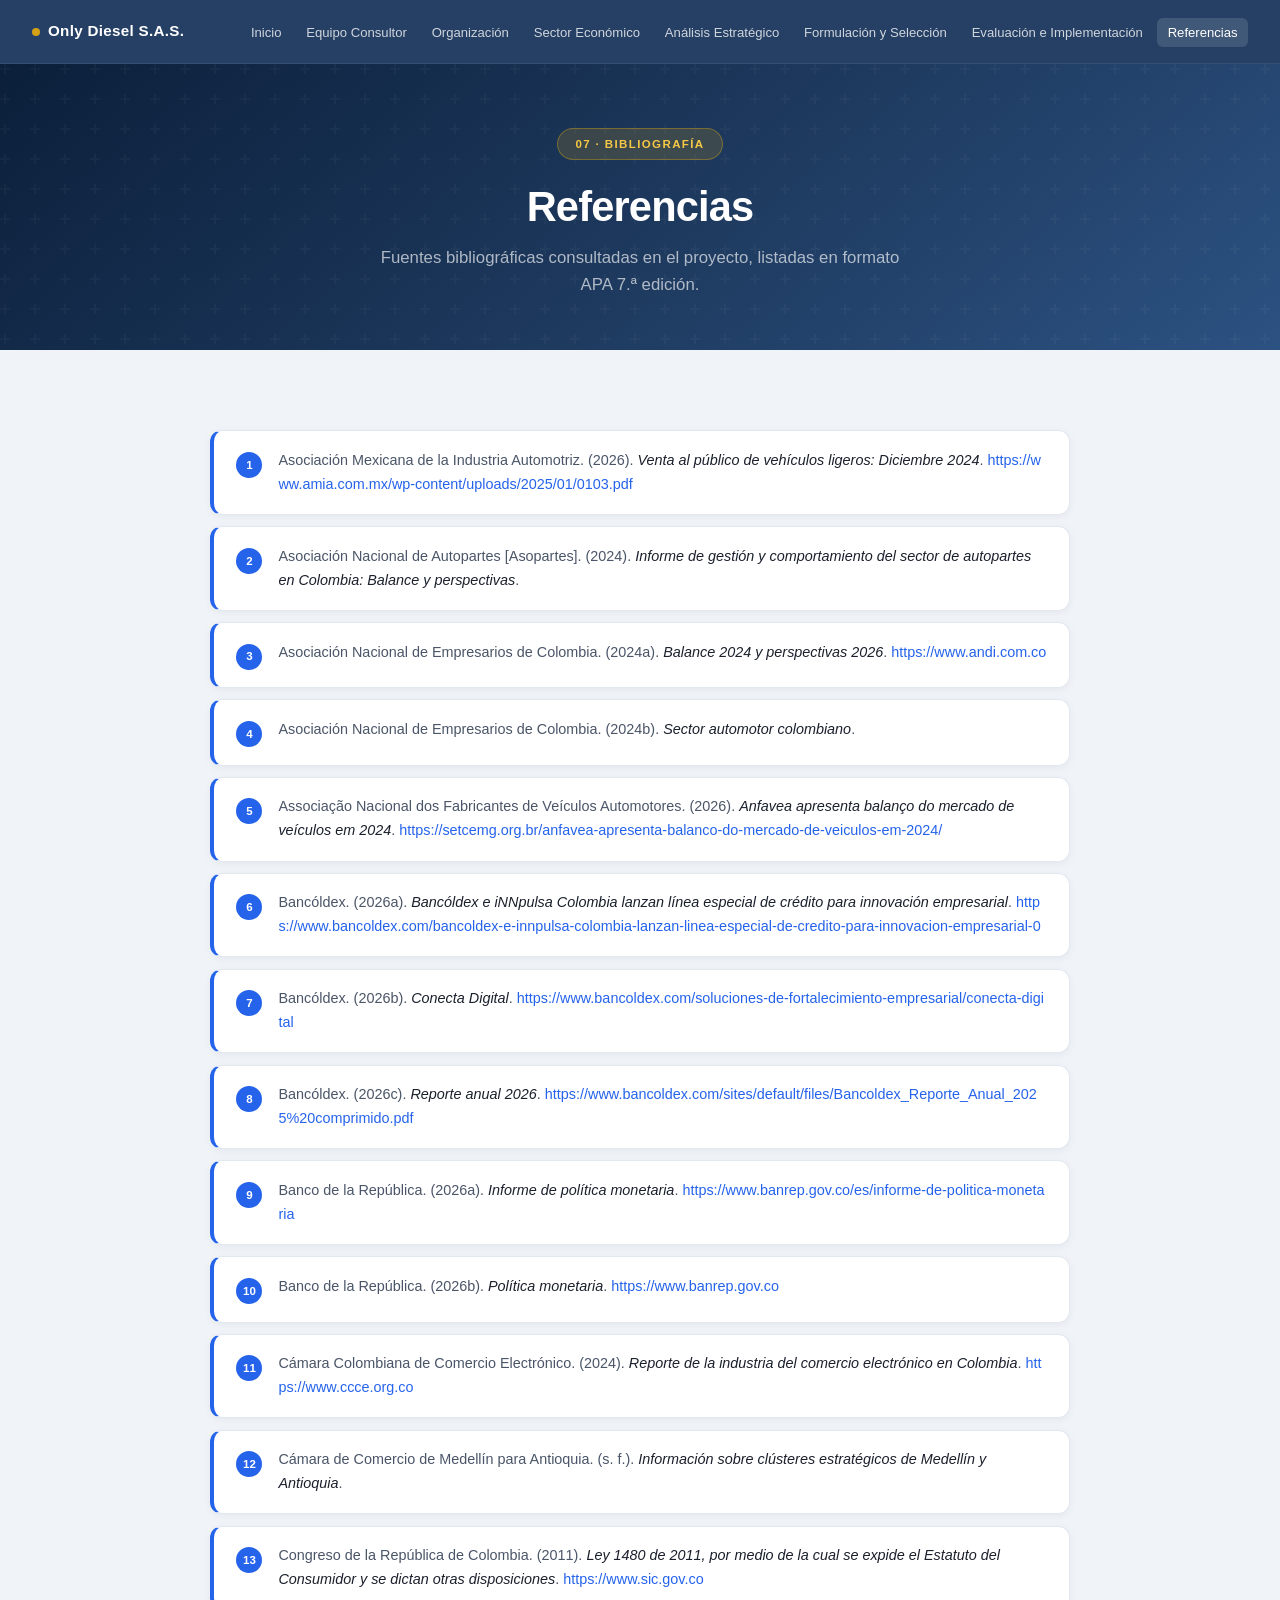
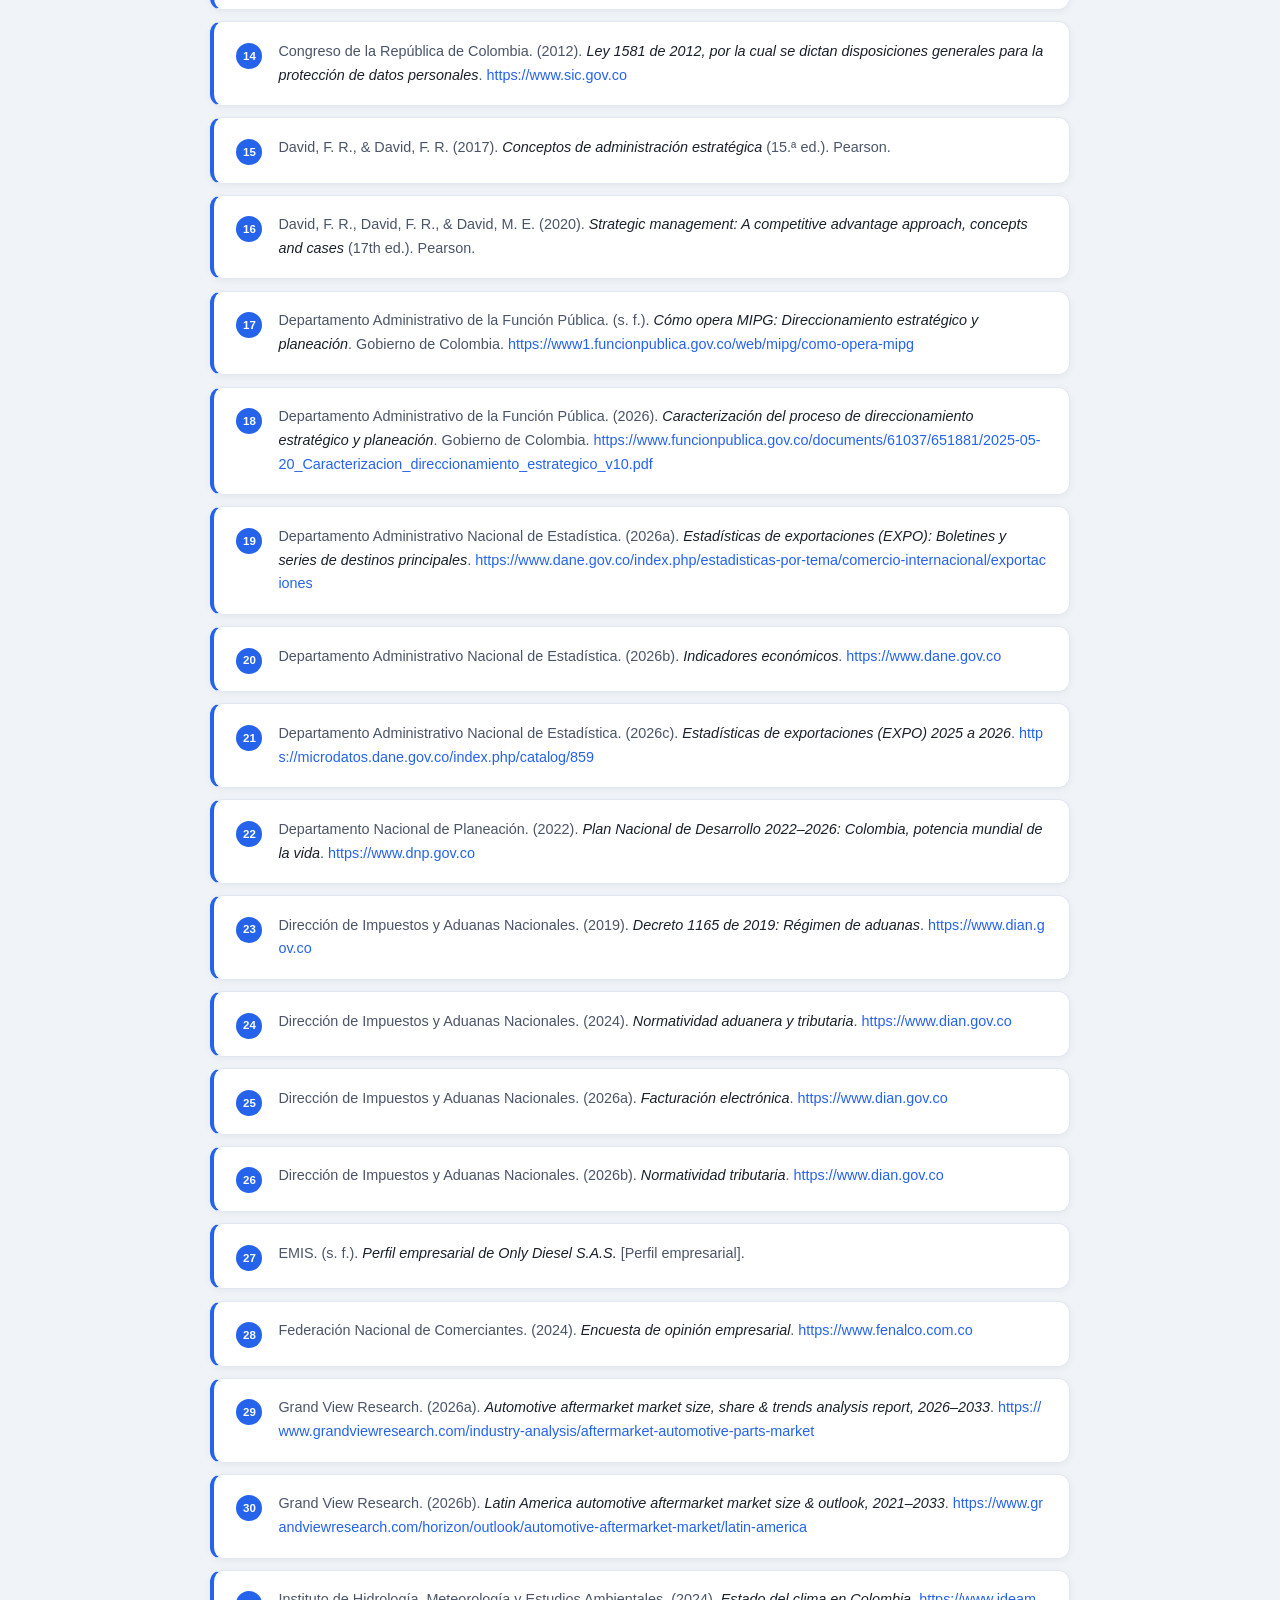
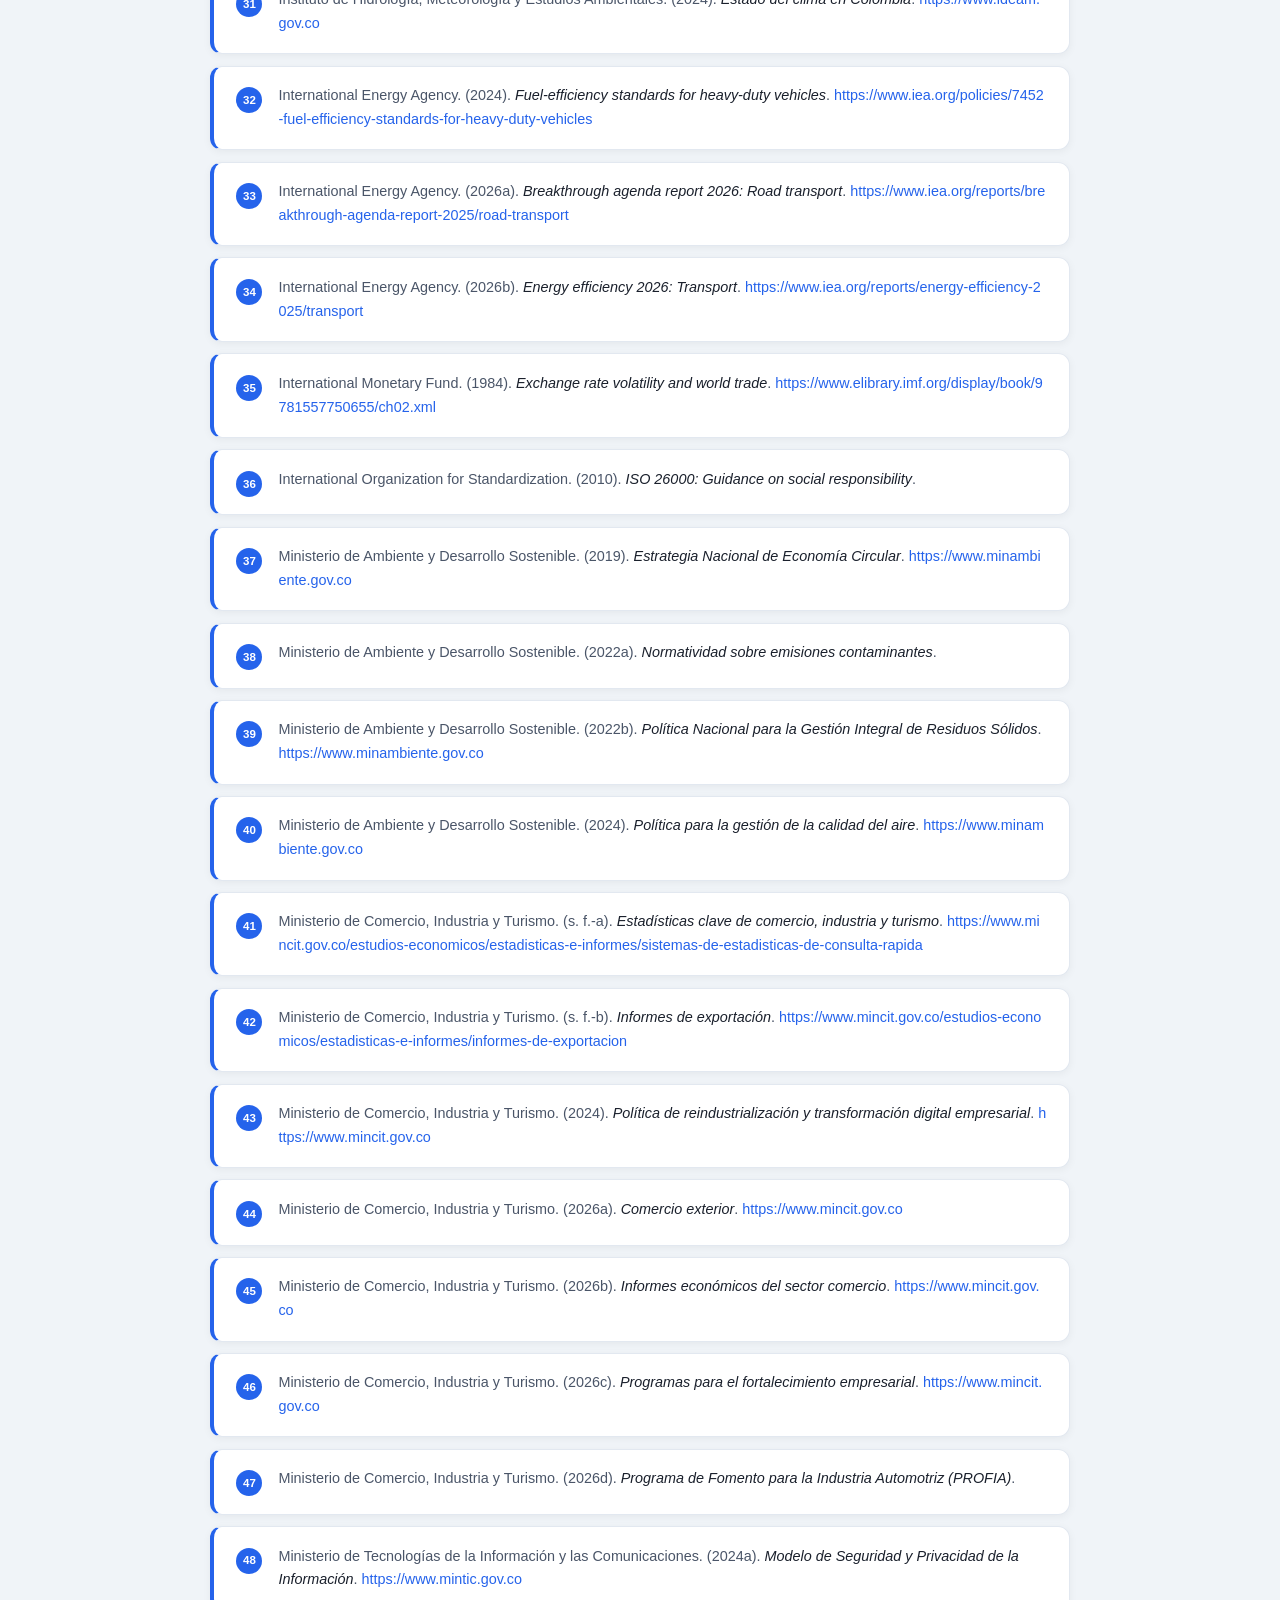
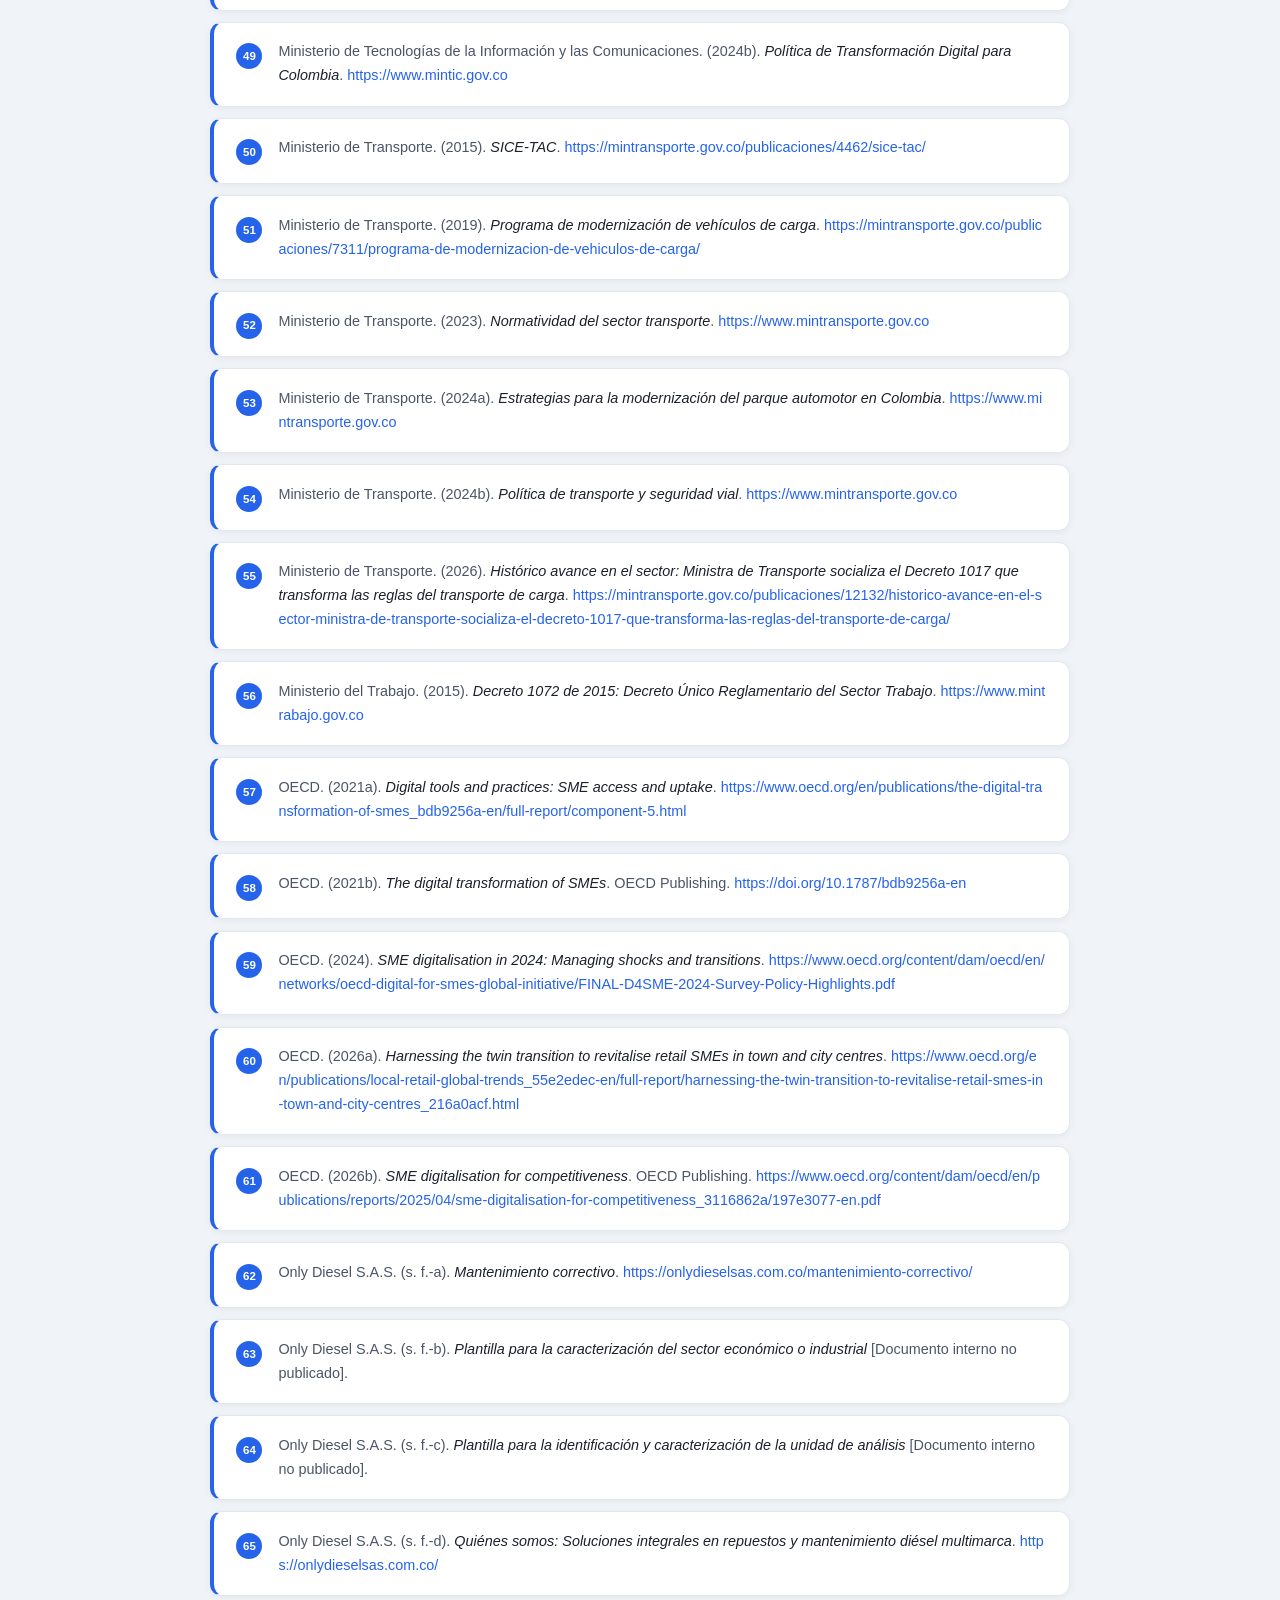
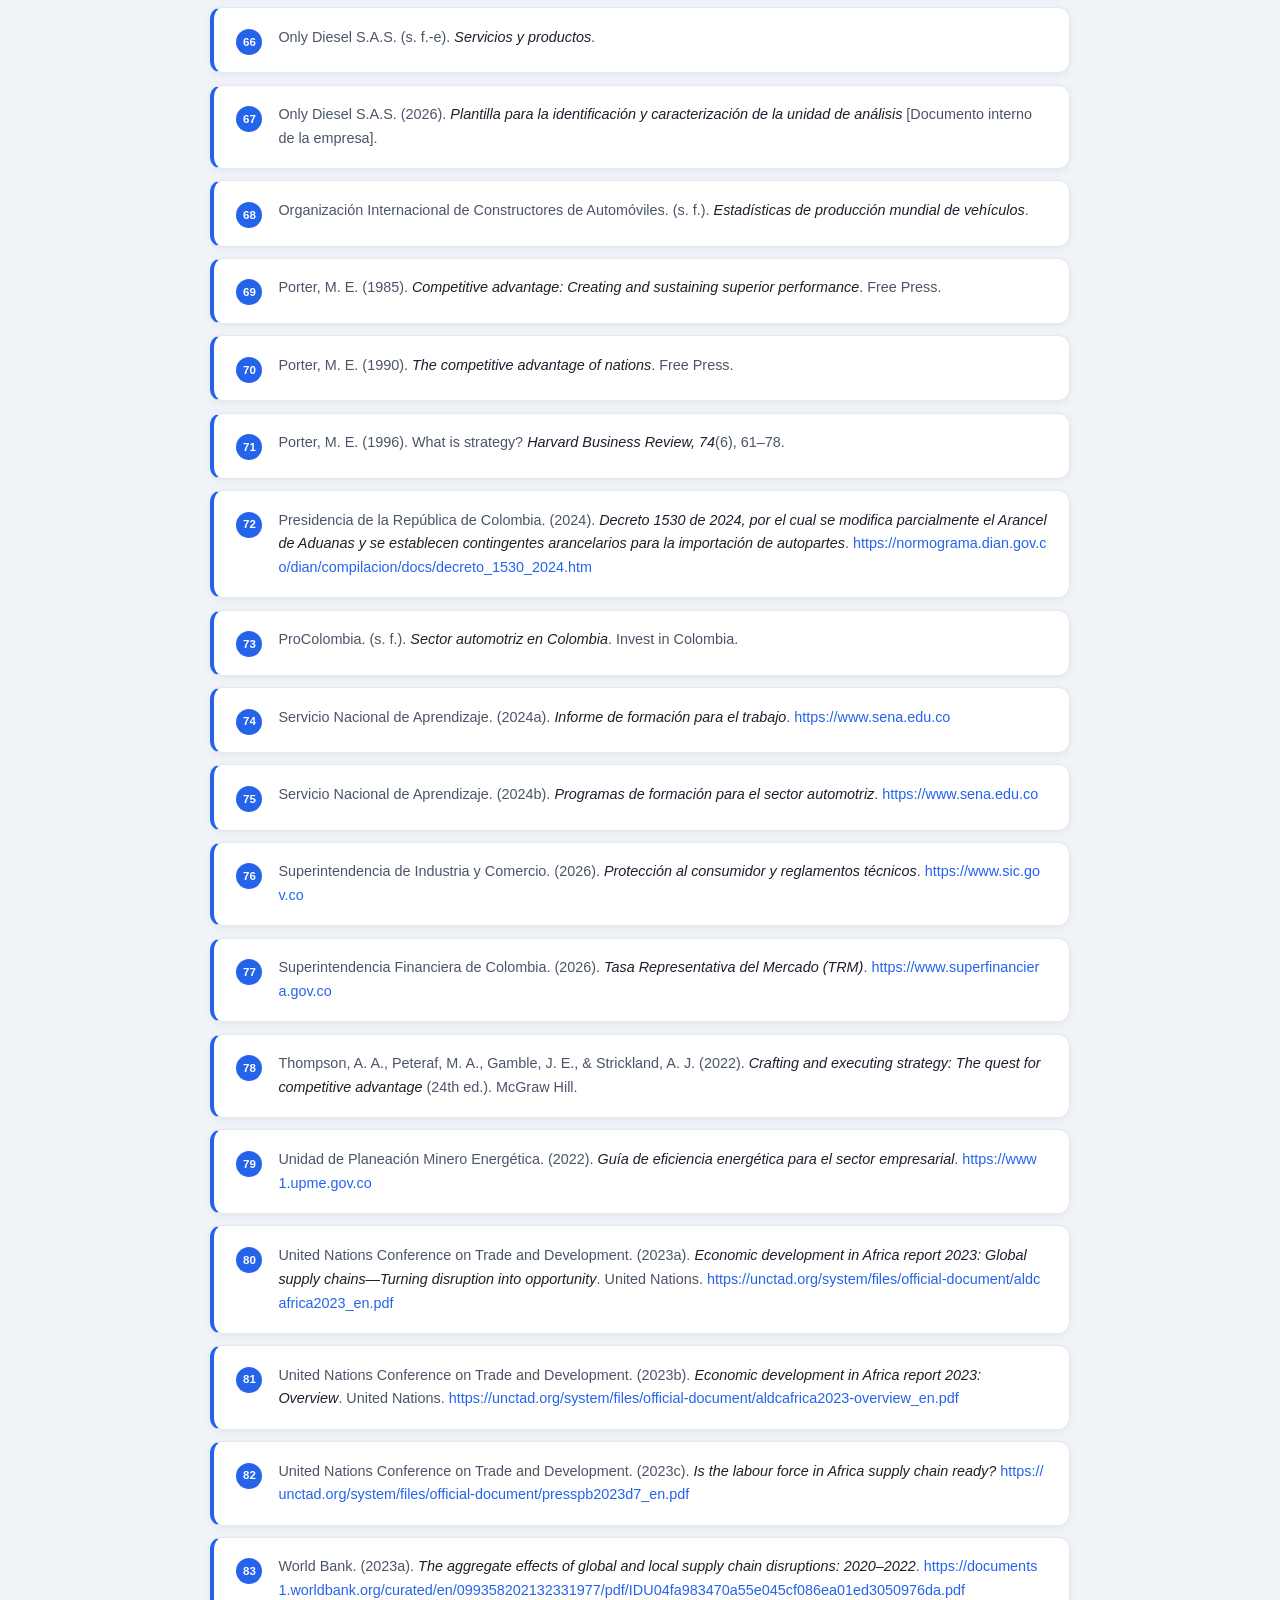
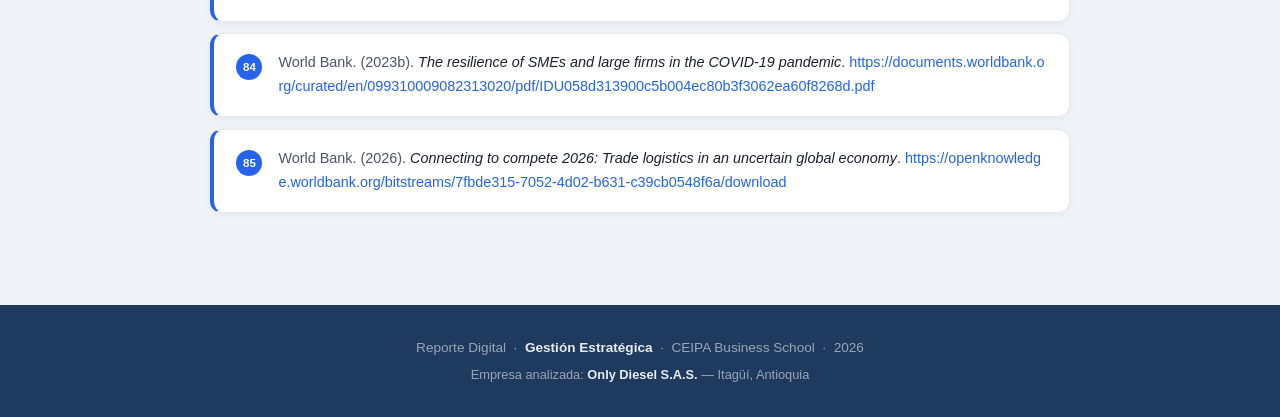
<file: referencias.html>
<!DOCTYPE html>
<html lang="es">
<head>
    <meta charset="UTF-8">
    <meta name="viewport" content="width=device-width, initial-scale=1.0">
    <title>Referencias · Gestión Estratégica · Only Diesel S.A.S.</title>
    <link rel="stylesheet" href="assets/css/estilos.css">
</head>
<body>

<nav>
    <div class="nav-brand"><span class="dot"></span> Only Diesel S.A.S.</div>
    <ul class="nav-links" id="navLinks">
        <li><a href="index.html" onclick="closeMenu()">Inicio</a></li>
        <li><a href="equipo.html" onclick="closeMenu()">Equipo Consultor</a></li>
        <li><a href="organizacion.html" onclick="closeMenu()">Organización</a></li>
        <li><a href="sector.html" onclick="closeMenu()">Sector Económico</a></li>
        <li><a href="analisis.html" onclick="closeMenu()">Análisis Estratégico</a></li>
        <li><a href="formulacion.html" onclick="closeMenu()">Formulación y Selección</a></li>
        <li><a href="evaluacion.html" onclick="closeMenu()">Evaluación e Implementación</a></li>
        <li><a href="referencias.html" class="active" onclick="closeMenu()">Referencias</a></li>
    </ul>
    <div class="hamburger" onclick="toggleMenu()" aria-label="Abrir menú"><span></span><span></span><span></span></div>
</nav>

<header class="hero hero-sub">
    <div class="hero-badge">07 · Bibliografía</div>
    <h1>Referencias</h1>
    <p>Fuentes bibliográficas consultadas en el proyecto, listadas en formato APA 7.ª edición.</p>
</header>

<section id="referencias">
    <div class="references-container">

        <div class="reference-item"><div class="ref-num">1</div><p class="ref-text">Asociación Mexicana de la Industria Automotriz. (2026). <em>Venta al público de vehículos ligeros: Diciembre 2024</em>. <a href="https://www.amia.com.mx/wp-content/uploads/2025/01/0103.pdf" target="_blank" rel="noopener">https://www.amia.com.mx/wp-content/uploads/2025/01/0103.pdf</a></p></div>

        <div class="reference-item"><div class="ref-num">2</div><p class="ref-text">Asociación Nacional de Autopartes [Asopartes]. (2024). <em>Informe de gestión y comportamiento del sector de autopartes en Colombia: Balance y perspectivas</em>.</p></div>

        <div class="reference-item"><div class="ref-num">3</div><p class="ref-text">Asociación Nacional de Empresarios de Colombia. (2024a). <em>Balance 2024 y perspectivas 2026</em>. <a href="https://www.andi.com.co/" target="_blank" rel="noopener">https://www.andi.com.co</a></p></div>

        <div class="reference-item"><div class="ref-num">4</div><p class="ref-text">Asociación Nacional de Empresarios de Colombia. (2024b). <em>Sector automotor colombiano</em>.</p></div>

        <div class="reference-item"><div class="ref-num">5</div><p class="ref-text">Associação Nacional dos Fabricantes de Veículos Automotores. (2026). <em>Anfavea apresenta balanço do mercado de veículos em 2024</em>. <a href="https://setcemg.org.br/anfavea-apresenta-balanco-do-mercado-de-veiculos-em-2024/" target="_blank" rel="noopener">https://setcemg.org.br/anfavea-apresenta-balanco-do-mercado-de-veiculos-em-2024/</a></p></div>

        <div class="reference-item"><div class="ref-num">6</div><p class="ref-text">Bancóldex. (2026a). <em>Bancóldex e iNNpulsa Colombia lanzan línea especial de crédito para innovación empresarial</em>. <a href="https://www.bancoldex.com/bancoldex-e-innpulsa-colombia-lanzan-linea-especial-de-credito-para-innovacion-empresarial-0" target="_blank" rel="noopener">https://www.bancoldex.com/bancoldex-e-innpulsa-colombia-lanzan-linea-especial-de-credito-para-innovacion-empresarial-0</a></p></div>

        <div class="reference-item"><div class="ref-num">7</div><p class="ref-text">Bancóldex. (2026b). <em>Conecta Digital</em>. <a href="https://www.bancoldex.com/soluciones-de-fortalecimiento-empresarial/conecta-digital" target="_blank" rel="noopener">https://www.bancoldex.com/soluciones-de-fortalecimiento-empresarial/conecta-digital</a></p></div>

        <div class="reference-item"><div class="ref-num">8</div><p class="ref-text">Bancóldex. (2026c). <em>Reporte anual 2026</em>. <a href="https://www.bancoldex.com/sites/default/files/Bancoldex_Reporte_Anual_2025%20comprimido.pdf" target="_blank" rel="noopener">https://www.bancoldex.com/sites/default/files/Bancoldex_Reporte_Anual_2025%20comprimido.pdf</a></p></div>

        <div class="reference-item"><div class="ref-num">9</div><p class="ref-text">Banco de la República. (2026a). <em>Informe de política monetaria</em>. <a href="https://www.banrep.gov.co/es/informe-de-politica-monetaria" target="_blank" rel="noopener">https://www.banrep.gov.co/es/informe-de-politica-monetaria</a></p></div>

        <div class="reference-item"><div class="ref-num">10</div><p class="ref-text">Banco de la República. (2026b). <em>Política monetaria</em>. <a href="https://www.banrep.gov.co/" target="_blank" rel="noopener">https://www.banrep.gov.co</a></p></div>

        <div class="reference-item"><div class="ref-num">11</div><p class="ref-text">Cámara Colombiana de Comercio Electrónico. (2024). <em>Reporte de la industria del comercio electrónico en Colombia</em>. <a href="https://www.ccce.org.co/" target="_blank" rel="noopener">https://www.ccce.org.co</a></p></div>

        <div class="reference-item"><div class="ref-num">12</div><p class="ref-text">Cámara de Comercio de Medellín para Antioquia. (s. f.). <em>Información sobre clústeres estratégicos de Medellín y Antioquia</em>.</p></div>

        <div class="reference-item"><div class="ref-num">13</div><p class="ref-text">Congreso de la República de Colombia. (2011). <em>Ley 1480 de 2011, por medio de la cual se expide el Estatuto del Consumidor y se dictan otras disposiciones</em>. <a href="https://www.sic.gov.co/" target="_blank" rel="noopener">https://www.sic.gov.co</a></p></div>

        <div class="reference-item"><div class="ref-num">14</div><p class="ref-text">Congreso de la República de Colombia. (2012). <em>Ley 1581 de 2012, por la cual se dictan disposiciones generales para la protección de datos personales</em>. <a href="https://www.sic.gov.co/" target="_blank" rel="noopener">https://www.sic.gov.co</a></p></div>

        <div class="reference-item"><div class="ref-num">15</div><p class="ref-text">David, F. R., &amp; David, F. R. (2017). <em>Conceptos de administración estratégica</em> (15.ª ed.). Pearson.</p></div>

        <div class="reference-item"><div class="ref-num">16</div><p class="ref-text">David, F. R., David, F. R., &amp; David, M. E. (2020). <em>Strategic management: A competitive advantage approach, concepts and cases</em> (17th ed.). Pearson.</p></div>

        <div class="reference-item"><div class="ref-num">17</div><p class="ref-text">Departamento Administrativo de la Función Pública. (s. f.). <em>Cómo opera MIPG: Direccionamiento estratégico y planeación</em>. Gobierno de Colombia. <a href="https://www1.funcionpublica.gov.co/web/mipg/como-opera-mipg" target="_blank" rel="noopener">https://www1.funcionpublica.gov.co/web/mipg/como-opera-mipg</a></p></div>

        <div class="reference-item"><div class="ref-num">18</div><p class="ref-text">Departamento Administrativo de la Función Pública. (2026). <em>Caracterización del proceso de direccionamiento estratégico y planeación</em>. Gobierno de Colombia. <a href="https://www.funcionpublica.gov.co/documents/61037/651881/2025-05-20_Caracterizacion_direccionamiento_estrategico_v10.pdf" target="_blank" rel="noopener">https://www.funcionpublica.gov.co/documents/61037/651881/2025-05-20_Caracterizacion_direccionamiento_estrategico_v10.pdf</a></p></div>

        <div class="reference-item"><div class="ref-num">19</div><p class="ref-text">Departamento Administrativo Nacional de Estadística. (2026a). <em>Estadísticas de exportaciones (EXPO): Boletines y series de destinos principales</em>. <a href="https://www.dane.gov.co/index.php/estadisticas-por-tema/comercio-internacional/exportaciones" target="_blank" rel="noopener">https://www.dane.gov.co/index.php/estadisticas-por-tema/comercio-internacional/exportaciones</a></p></div>

        <div class="reference-item"><div class="ref-num">20</div><p class="ref-text">Departamento Administrativo Nacional de Estadística. (2026b). <em>Indicadores económicos</em>. <a href="https://www.dane.gov.co/" target="_blank" rel="noopener">https://www.dane.gov.co</a></p></div>

        <div class="reference-item"><div class="ref-num">21</div><p class="ref-text">Departamento Administrativo Nacional de Estadística. (2026c). <em>Estadísticas de exportaciones (EXPO) 2025 a 2026</em>. <a href="https://microdatos.dane.gov.co/index.php/catalog/859" target="_blank" rel="noopener">https://microdatos.dane.gov.co/index.php/catalog/859</a></p></div>

        <div class="reference-item"><div class="ref-num">22</div><p class="ref-text">Departamento Nacional de Planeación. (2022). <em>Plan Nacional de Desarrollo 2022–2026: Colombia, potencia mundial de la vida</em>. <a href="https://www.dnp.gov.co/" target="_blank" rel="noopener">https://www.dnp.gov.co</a></p></div>

        <div class="reference-item"><div class="ref-num">23</div><p class="ref-text">Dirección de Impuestos y Aduanas Nacionales. (2019). <em>Decreto 1165 de 2019: Régimen de aduanas</em>. <a href="https://www.dian.gov.co/" target="_blank" rel="noopener">https://www.dian.gov.co</a></p></div>

        <div class="reference-item"><div class="ref-num">24</div><p class="ref-text">Dirección de Impuestos y Aduanas Nacionales. (2024). <em>Normatividad aduanera y tributaria</em>. <a href="https://www.dian.gov.co/" target="_blank" rel="noopener">https://www.dian.gov.co</a></p></div>

        <div class="reference-item"><div class="ref-num">25</div><p class="ref-text">Dirección de Impuestos y Aduanas Nacionales. (2026a). <em>Facturación electrónica</em>. <a href="https://www.dian.gov.co/" target="_blank" rel="noopener">https://www.dian.gov.co</a></p></div>

        <div class="reference-item"><div class="ref-num">26</div><p class="ref-text">Dirección de Impuestos y Aduanas Nacionales. (2026b). <em>Normatividad tributaria</em>. <a href="https://www.dian.gov.co/" target="_blank" rel="noopener">https://www.dian.gov.co</a></p></div>

        <div class="reference-item"><div class="ref-num">27</div><p class="ref-text">EMIS. (s. f.). <em>Perfil empresarial de Only Diesel S.A.S.</em> [Perfil empresarial].</p></div>

        <div class="reference-item"><div class="ref-num">28</div><p class="ref-text">Federación Nacional de Comerciantes. (2024). <em>Encuesta de opinión empresarial</em>. <a href="https://www.fenalco.com.co/" target="_blank" rel="noopener">https://www.fenalco.com.co</a></p></div>

        <div class="reference-item"><div class="ref-num">29</div><p class="ref-text">Grand View Research. (2026a). <em>Automotive aftermarket market size, share &amp; trends analysis report, 2026–2033</em>. <a href="https://www.grandviewresearch.com/industry-analysis/aftermarket-automotive-parts-market" target="_blank" rel="noopener">https://www.grandviewresearch.com/industry-analysis/aftermarket-automotive-parts-market</a></p></div>

        <div class="reference-item"><div class="ref-num">30</div><p class="ref-text">Grand View Research. (2026b). <em>Latin America automotive aftermarket market size &amp; outlook, 2021–2033</em>. <a href="https://www.grandviewresearch.com/horizon/outlook/automotive-aftermarket-market/latin-america" target="_blank" rel="noopener">https://www.grandviewresearch.com/horizon/outlook/automotive-aftermarket-market/latin-america</a></p></div>

        <div class="reference-item"><div class="ref-num">31</div><p class="ref-text">Instituto de Hidrología, Meteorología y Estudios Ambientales. (2024). <em>Estado del clima en Colombia</em>. <a href="https://www.ideam.gov.co/" target="_blank" rel="noopener">https://www.ideam.gov.co</a></p></div>

        <div class="reference-item"><div class="ref-num">32</div><p class="ref-text">International Energy Agency. (2024). <em>Fuel-efficiency standards for heavy-duty vehicles</em>. <a href="https://www.iea.org/policies/7452-fuel-efficiency-standards-for-heavy-duty-vehicles" target="_blank" rel="noopener">https://www.iea.org/policies/7452-fuel-efficiency-standards-for-heavy-duty-vehicles</a></p></div>

        <div class="reference-item"><div class="ref-num">33</div><p class="ref-text">International Energy Agency. (2026a). <em>Breakthrough agenda report 2026: Road transport</em>. <a href="https://www.iea.org/reports/breakthrough-agenda-report-2025/road-transport" target="_blank" rel="noopener">https://www.iea.org/reports/breakthrough-agenda-report-2025/road-transport</a></p></div>

        <div class="reference-item"><div class="ref-num">34</div><p class="ref-text">International Energy Agency. (2026b). <em>Energy efficiency 2026: Transport</em>. <a href="https://www.iea.org/reports/energy-efficiency-2025/transport" target="_blank" rel="noopener">https://www.iea.org/reports/energy-efficiency-2025/transport</a></p></div>

        <div class="reference-item"><div class="ref-num">35</div><p class="ref-text">International Monetary Fund. (1984). <em>Exchange rate volatility and world trade</em>. <a href="https://www.elibrary.imf.org/display/book/9781557750655/ch02.xml" target="_blank" rel="noopener">https://www.elibrary.imf.org/display/book/9781557750655/ch02.xml</a></p></div>

        <div class="reference-item"><div class="ref-num">36</div><p class="ref-text">International Organization for Standardization. (2010). <em>ISO 26000: Guidance on social responsibility</em>.</p></div>

        <div class="reference-item"><div class="ref-num">37</div><p class="ref-text">Ministerio de Ambiente y Desarrollo Sostenible. (2019). <em>Estrategia Nacional de Economía Circular</em>. <a href="https://www.minambiente.gov.co/" target="_blank" rel="noopener">https://www.minambiente.gov.co</a></p></div>

        <div class="reference-item"><div class="ref-num">38</div><p class="ref-text">Ministerio de Ambiente y Desarrollo Sostenible. (2022a). <em>Normatividad sobre emisiones contaminantes</em>.</p></div>

        <div class="reference-item"><div class="ref-num">39</div><p class="ref-text">Ministerio de Ambiente y Desarrollo Sostenible. (2022b). <em>Política Nacional para la Gestión Integral de Residuos Sólidos</em>. <a href="https://www.minambiente.gov.co/" target="_blank" rel="noopener">https://www.minambiente.gov.co</a></p></div>

        <div class="reference-item"><div class="ref-num">40</div><p class="ref-text">Ministerio de Ambiente y Desarrollo Sostenible. (2024). <em>Política para la gestión de la calidad del aire</em>. <a href="https://www.minambiente.gov.co/" target="_blank" rel="noopener">https://www.minambiente.gov.co</a></p></div>

        <div class="reference-item"><div class="ref-num">41</div><p class="ref-text">Ministerio de Comercio, Industria y Turismo. (s. f.-a). <em>Estadísticas clave de comercio, industria y turismo</em>. <a href="https://www.mincit.gov.co/estudios-economicos/estadisticas-e-informes/sistemas-de-estadisticas-de-consulta-rapida" target="_blank" rel="noopener">https://www.mincit.gov.co/estudios-economicos/estadisticas-e-informes/sistemas-de-estadisticas-de-consulta-rapida</a></p></div>

        <div class="reference-item"><div class="ref-num">42</div><p class="ref-text">Ministerio de Comercio, Industria y Turismo. (s. f.-b). <em>Informes de exportación</em>. <a href="https://www.mincit.gov.co/estudios-economicos/estadisticas-e-informes/informes-de-exportacion" target="_blank" rel="noopener">https://www.mincit.gov.co/estudios-economicos/estadisticas-e-informes/informes-de-exportacion</a></p></div>

        <div class="reference-item"><div class="ref-num">43</div><p class="ref-text">Ministerio de Comercio, Industria y Turismo. (2024). <em>Política de reindustrialización y transformación digital empresarial</em>. <a href="https://www.mincit.gov.co/" target="_blank" rel="noopener">https://www.mincit.gov.co</a></p></div>

        <div class="reference-item"><div class="ref-num">44</div><p class="ref-text">Ministerio de Comercio, Industria y Turismo. (2026a). <em>Comercio exterior</em>. <a href="https://www.mincit.gov.co/" target="_blank" rel="noopener">https://www.mincit.gov.co</a></p></div>

        <div class="reference-item"><div class="ref-num">45</div><p class="ref-text">Ministerio de Comercio, Industria y Turismo. (2026b). <em>Informes económicos del sector comercio</em>. <a href="https://www.mincit.gov.co/" target="_blank" rel="noopener">https://www.mincit.gov.co</a></p></div>

        <div class="reference-item"><div class="ref-num">46</div><p class="ref-text">Ministerio de Comercio, Industria y Turismo. (2026c). <em>Programas para el fortalecimiento empresarial</em>. <a href="https://www.mincit.gov.co/" target="_blank" rel="noopener">https://www.mincit.gov.co</a></p></div>

        <div class="reference-item"><div class="ref-num">47</div><p class="ref-text">Ministerio de Comercio, Industria y Turismo. (2026d). <em>Programa de Fomento para la Industria Automotriz (PROFIA)</em>.</p></div>

        <div class="reference-item"><div class="ref-num">48</div><p class="ref-text">Ministerio de Tecnologías de la Información y las Comunicaciones. (2024a). <em>Modelo de Seguridad y Privacidad de la Información</em>. <a href="https://www.mintic.gov.co/" target="_blank" rel="noopener">https://www.mintic.gov.co</a></p></div>

        <div class="reference-item"><div class="ref-num">49</div><p class="ref-text">Ministerio de Tecnologías de la Información y las Comunicaciones. (2024b). <em>Política de Transformación Digital para Colombia</em>. <a href="https://www.mintic.gov.co/" target="_blank" rel="noopener">https://www.mintic.gov.co</a></p></div>

        <div class="reference-item"><div class="ref-num">50</div><p class="ref-text">Ministerio de Transporte. (2015). <em>SICE-TAC</em>. <a href="https://mintransporte.gov.co/publicaciones/4462/sice-tac/" target="_blank" rel="noopener">https://mintransporte.gov.co/publicaciones/4462/sice-tac/</a></p></div>

        <div class="reference-item"><div class="ref-num">51</div><p class="ref-text">Ministerio de Transporte. (2019). <em>Programa de modernización de vehículos de carga</em>. <a href="https://mintransporte.gov.co/publicaciones/7311/programa-de-modernizacion-de-vehiculos-de-carga/" target="_blank" rel="noopener">https://mintransporte.gov.co/publicaciones/7311/programa-de-modernizacion-de-vehiculos-de-carga/</a></p></div>

        <div class="reference-item"><div class="ref-num">52</div><p class="ref-text">Ministerio de Transporte. (2023). <em>Normatividad del sector transporte</em>. <a href="https://www.mintransporte.gov.co/" target="_blank" rel="noopener">https://www.mintransporte.gov.co</a></p></div>

        <div class="reference-item"><div class="ref-num">53</div><p class="ref-text">Ministerio de Transporte. (2024a). <em>Estrategias para la modernización del parque automotor en Colombia</em>. <a href="https://www.mintransporte.gov.co/" target="_blank" rel="noopener">https://www.mintransporte.gov.co</a></p></div>

        <div class="reference-item"><div class="ref-num">54</div><p class="ref-text">Ministerio de Transporte. (2024b). <em>Política de transporte y seguridad vial</em>. <a href="https://www.mintransporte.gov.co/" target="_blank" rel="noopener">https://www.mintransporte.gov.co</a></p></div>

        <div class="reference-item"><div class="ref-num">55</div><p class="ref-text">Ministerio de Transporte. (2026). <em>Histórico avance en el sector: Ministra de Transporte socializa el Decreto 1017 que transforma las reglas del transporte de carga</em>. <a href="https://mintransporte.gov.co/publicaciones/12132/historico-avance-en-el-sector-ministra-de-transporte-socializa-el-decreto-1017-que-transforma-las-reglas-del-transporte-de-carga/" target="_blank" rel="noopener">https://mintransporte.gov.co/publicaciones/12132/historico-avance-en-el-sector-ministra-de-transporte-socializa-el-decreto-1017-que-transforma-las-reglas-del-transporte-de-carga/</a></p></div>

        <div class="reference-item"><div class="ref-num">56</div><p class="ref-text">Ministerio del Trabajo. (2015). <em>Decreto 1072 de 2015: Decreto Único Reglamentario del Sector Trabajo</em>. <a href="https://www.mintrabajo.gov.co/" target="_blank" rel="noopener">https://www.mintrabajo.gov.co</a></p></div>

        <div class="reference-item"><div class="ref-num">57</div><p class="ref-text">OECD. (2021a). <em>Digital tools and practices: SME access and uptake</em>. <a href="https://www.oecd.org/en/publications/the-digital-transformation-of-smes_bdb9256a-en/full-report/component-5.html" target="_blank" rel="noopener">https://www.oecd.org/en/publications/the-digital-transformation-of-smes_bdb9256a-en/full-report/component-5.html</a></p></div>

        <div class="reference-item"><div class="ref-num">58</div><p class="ref-text">OECD. (2021b). <em>The digital transformation of SMEs</em>. OECD Publishing. <a href="https://doi.org/10.1787/bdb9256a-en" target="_blank" rel="noopener">https://doi.org/10.1787/bdb9256a-en</a></p></div>

        <div class="reference-item"><div class="ref-num">59</div><p class="ref-text">OECD. (2024). <em>SME digitalisation in 2024: Managing shocks and transitions</em>. <a href="https://www.oecd.org/content/dam/oecd/en/networks/oecd-digital-for-smes-global-initiative/FINAL-D4SME-2024-Survey-Policy-Highlights.pdf" target="_blank" rel="noopener">https://www.oecd.org/content/dam/oecd/en/networks/oecd-digital-for-smes-global-initiative/FINAL-D4SME-2024-Survey-Policy-Highlights.pdf</a></p></div>

        <div class="reference-item"><div class="ref-num">60</div><p class="ref-text">OECD. (2026a). <em>Harnessing the twin transition to revitalise retail SMEs in town and city centres</em>. <a href="https://www.oecd.org/en/publications/local-retail-global-trends_55e2edec-en/full-report/harnessing-the-twin-transition-to-revitalise-retail-smes-in-town-and-city-centres_216a0acf.html" target="_blank" rel="noopener">https://www.oecd.org/en/publications/local-retail-global-trends_55e2edec-en/full-report/harnessing-the-twin-transition-to-revitalise-retail-smes-in-town-and-city-centres_216a0acf.html</a></p></div>

        <div class="reference-item"><div class="ref-num">61</div><p class="ref-text">OECD. (2026b). <em>SME digitalisation for competitiveness</em>. OECD Publishing. <a href="https://www.oecd.org/content/dam/oecd/en/publications/reports/2025/04/sme-digitalisation-for-competitiveness_3116862a/197e3077-en.pdf" target="_blank" rel="noopener">https://www.oecd.org/content/dam/oecd/en/publications/reports/2025/04/sme-digitalisation-for-competitiveness_3116862a/197e3077-en.pdf</a></p></div>

        <div class="reference-item"><div class="ref-num">62</div><p class="ref-text">Only Diesel S.A.S. (s. f.-a). <em>Mantenimiento correctivo</em>. <a href="https://onlydieselsas.com.co/mantenimiento-correctivo/" target="_blank" rel="noopener">https://onlydieselsas.com.co/mantenimiento-correctivo/</a></p></div>

        <div class="reference-item"><div class="ref-num">63</div><p class="ref-text">Only Diesel S.A.S. (s. f.-b). <em>Plantilla para la caracterización del sector económico o industrial</em> [Documento interno no publicado].</p></div>

        <div class="reference-item"><div class="ref-num">64</div><p class="ref-text">Only Diesel S.A.S. (s. f.-c). <em>Plantilla para la identificación y caracterización de la unidad de análisis</em> [Documento interno no publicado].</p></div>

        <div class="reference-item"><div class="ref-num">65</div><p class="ref-text">Only Diesel S.A.S. (s. f.-d). <em>Quiénes somos: Soluciones integrales en repuestos y mantenimiento diésel multimarca</em>. <a href="https://onlydieselsas.com.co/" target="_blank" rel="noopener">https://onlydieselsas.com.co/</a></p></div>

        <div class="reference-item"><div class="ref-num">66</div><p class="ref-text">Only Diesel S.A.S. (s. f.-e). <em>Servicios y productos</em>.</p></div>

        <div class="reference-item"><div class="ref-num">67</div><p class="ref-text">Only Diesel S.A.S. (2026). <em>Plantilla para la identificación y caracterización de la unidad de análisis</em> [Documento interno de la empresa].</p></div>

        <div class="reference-item"><div class="ref-num">68</div><p class="ref-text">Organización Internacional de Constructores de Automóviles. (s. f.). <em>Estadísticas de producción mundial de vehículos</em>.</p></div>

        <div class="reference-item"><div class="ref-num">69</div><p class="ref-text">Porter, M. E. (1985). <em>Competitive advantage: Creating and sustaining superior performance</em>. Free Press.</p></div>

        <div class="reference-item"><div class="ref-num">70</div><p class="ref-text">Porter, M. E. (1990). <em>The competitive advantage of nations</em>. Free Press.</p></div>

        <div class="reference-item"><div class="ref-num">71</div><p class="ref-text">Porter, M. E. (1996). What is strategy? <em>Harvard Business Review, 74</em>(6), 61–78.</p></div>

        <div class="reference-item"><div class="ref-num">72</div><p class="ref-text">Presidencia de la República de Colombia. (2024). <em>Decreto 1530 de 2024, por el cual se modifica parcialmente el Arancel de Aduanas y se establecen contingentes arancelarios para la importación de autopartes</em>. <a href="https://normograma.dian.gov.co/dian/compilacion/docs/decreto_1530_2024.htm" target="_blank" rel="noopener">https://normograma.dian.gov.co/dian/compilacion/docs/decreto_1530_2024.htm</a></p></div>

        <div class="reference-item"><div class="ref-num">73</div><p class="ref-text">ProColombia. (s. f.). <em>Sector automotriz en Colombia</em>. Invest in Colombia.</p></div>

        <div class="reference-item"><div class="ref-num">74</div><p class="ref-text">Servicio Nacional de Aprendizaje. (2024a). <em>Informe de formación para el trabajo</em>. <a href="https://www.sena.edu.co/" target="_blank" rel="noopener">https://www.sena.edu.co</a></p></div>

        <div class="reference-item"><div class="ref-num">75</div><p class="ref-text">Servicio Nacional de Aprendizaje. (2024b). <em>Programas de formación para el sector automotriz</em>. <a href="https://www.sena.edu.co/" target="_blank" rel="noopener">https://www.sena.edu.co</a></p></div>

        <div class="reference-item"><div class="ref-num">76</div><p class="ref-text">Superintendencia de Industria y Comercio. (2026). <em>Protección al consumidor y reglamentos técnicos</em>. <a href="https://www.sic.gov.co/" target="_blank" rel="noopener">https://www.sic.gov.co</a></p></div>

        <div class="reference-item"><div class="ref-num">77</div><p class="ref-text">Superintendencia Financiera de Colombia. (2026). <em>Tasa Representativa del Mercado (TRM)</em>. <a href="https://www.superfinanciera.gov.co/" target="_blank" rel="noopener">https://www.superfinanciera.gov.co</a></p></div>

        <div class="reference-item"><div class="ref-num">78</div><p class="ref-text">Thompson, A. A., Peteraf, M. A., Gamble, J. E., &amp; Strickland, A. J. (2022). <em>Crafting and executing strategy: The quest for competitive advantage</em> (24th ed.). McGraw Hill.</p></div>

        <div class="reference-item"><div class="ref-num">79</div><p class="ref-text">Unidad de Planeación Minero Energética. (2022). <em>Guía de eficiencia energética para el sector empresarial</em>. <a href="https://www1.upme.gov.co/" target="_blank" rel="noopener">https://www1.upme.gov.co</a></p></div>

        <div class="reference-item"><div class="ref-num">80</div><p class="ref-text">United Nations Conference on Trade and Development. (2023a). <em>Economic development in Africa report 2023: Global supply chains—Turning disruption into opportunity</em>. United Nations. <a href="https://unctad.org/system/files/official-document/aldcafrica2023_en.pdf" target="_blank" rel="noopener">https://unctad.org/system/files/official-document/aldcafrica2023_en.pdf</a></p></div>

        <div class="reference-item"><div class="ref-num">81</div><p class="ref-text">United Nations Conference on Trade and Development. (2023b). <em>Economic development in Africa report 2023: Overview</em>. United Nations. <a href="https://unctad.org/system/files/official-document/aldcafrica2023-overview_en.pdf" target="_blank" rel="noopener">https://unctad.org/system/files/official-document/aldcafrica2023-overview_en.pdf</a></p></div>

        <div class="reference-item"><div class="ref-num">82</div><p class="ref-text">United Nations Conference on Trade and Development. (2023c). <em>Is the labour force in Africa supply chain ready?</em> <a href="https://unctad.org/system/files/official-document/presspb2023d7_en.pdf" target="_blank" rel="noopener">https://unctad.org/system/files/official-document/presspb2023d7_en.pdf</a></p></div>

        <div class="reference-item"><div class="ref-num">83</div><p class="ref-text">World Bank. (2023a). <em>The aggregate effects of global and local supply chain disruptions: 2020–2022</em>. <a href="https://documents1.worldbank.org/curated/en/099358202132331977/pdf/IDU04fa983470a55e045cf086ea01ed3050976da.pdf" target="_blank" rel="noopener">https://documents1.worldbank.org/curated/en/099358202132331977/pdf/IDU04fa983470a55e045cf086ea01ed3050976da.pdf</a></p></div>

        <div class="reference-item"><div class="ref-num">84</div><p class="ref-text">World Bank. (2023b). <em>The resilience of SMEs and large firms in the COVID-19 pandemic</em>. <a href="https://documents.worldbank.org/curated/en/099310009082313020/pdf/IDU058d313900c5b004ec80b3f3062ea60f8268d.pdf" target="_blank" rel="noopener">https://documents.worldbank.org/curated/en/099310009082313020/pdf/IDU058d313900c5b004ec80b3f3062ea60f8268d.pdf</a></p></div>

        <div class="reference-item"><div class="ref-num">85</div><p class="ref-text">World Bank. (2026). <em>Connecting to compete 2026: Trade logistics in an uncertain global economy</em>. <a href="https://openknowledge.worldbank.org/bitstreams/7fbde315-7052-4d02-b631-c39cb0548f6a/download" target="_blank" rel="noopener">https://openknowledge.worldbank.org/bitstreams/7fbde315-7052-4d02-b631-c39cb0548f6a/download</a></p></div>

    </div>
</section>

<footer>
    <p>Reporte Digital &nbsp;·&nbsp; <strong>Gestión Estratégica</strong> &nbsp;·&nbsp; CEIPA Business School &nbsp;·&nbsp; 2026</p>
    <p>Empresa analizada: <strong>Only Diesel S.A.S.</strong> — Itagüí, Antioquia</p>
</footer>

<script>
    function toggleMenu() { document.getElementById('navLinks').classList.toggle('open'); }
    function closeMenu() { document.getElementById('navLinks').classList.remove('open'); }
</script>
</body>
</html>
</file>
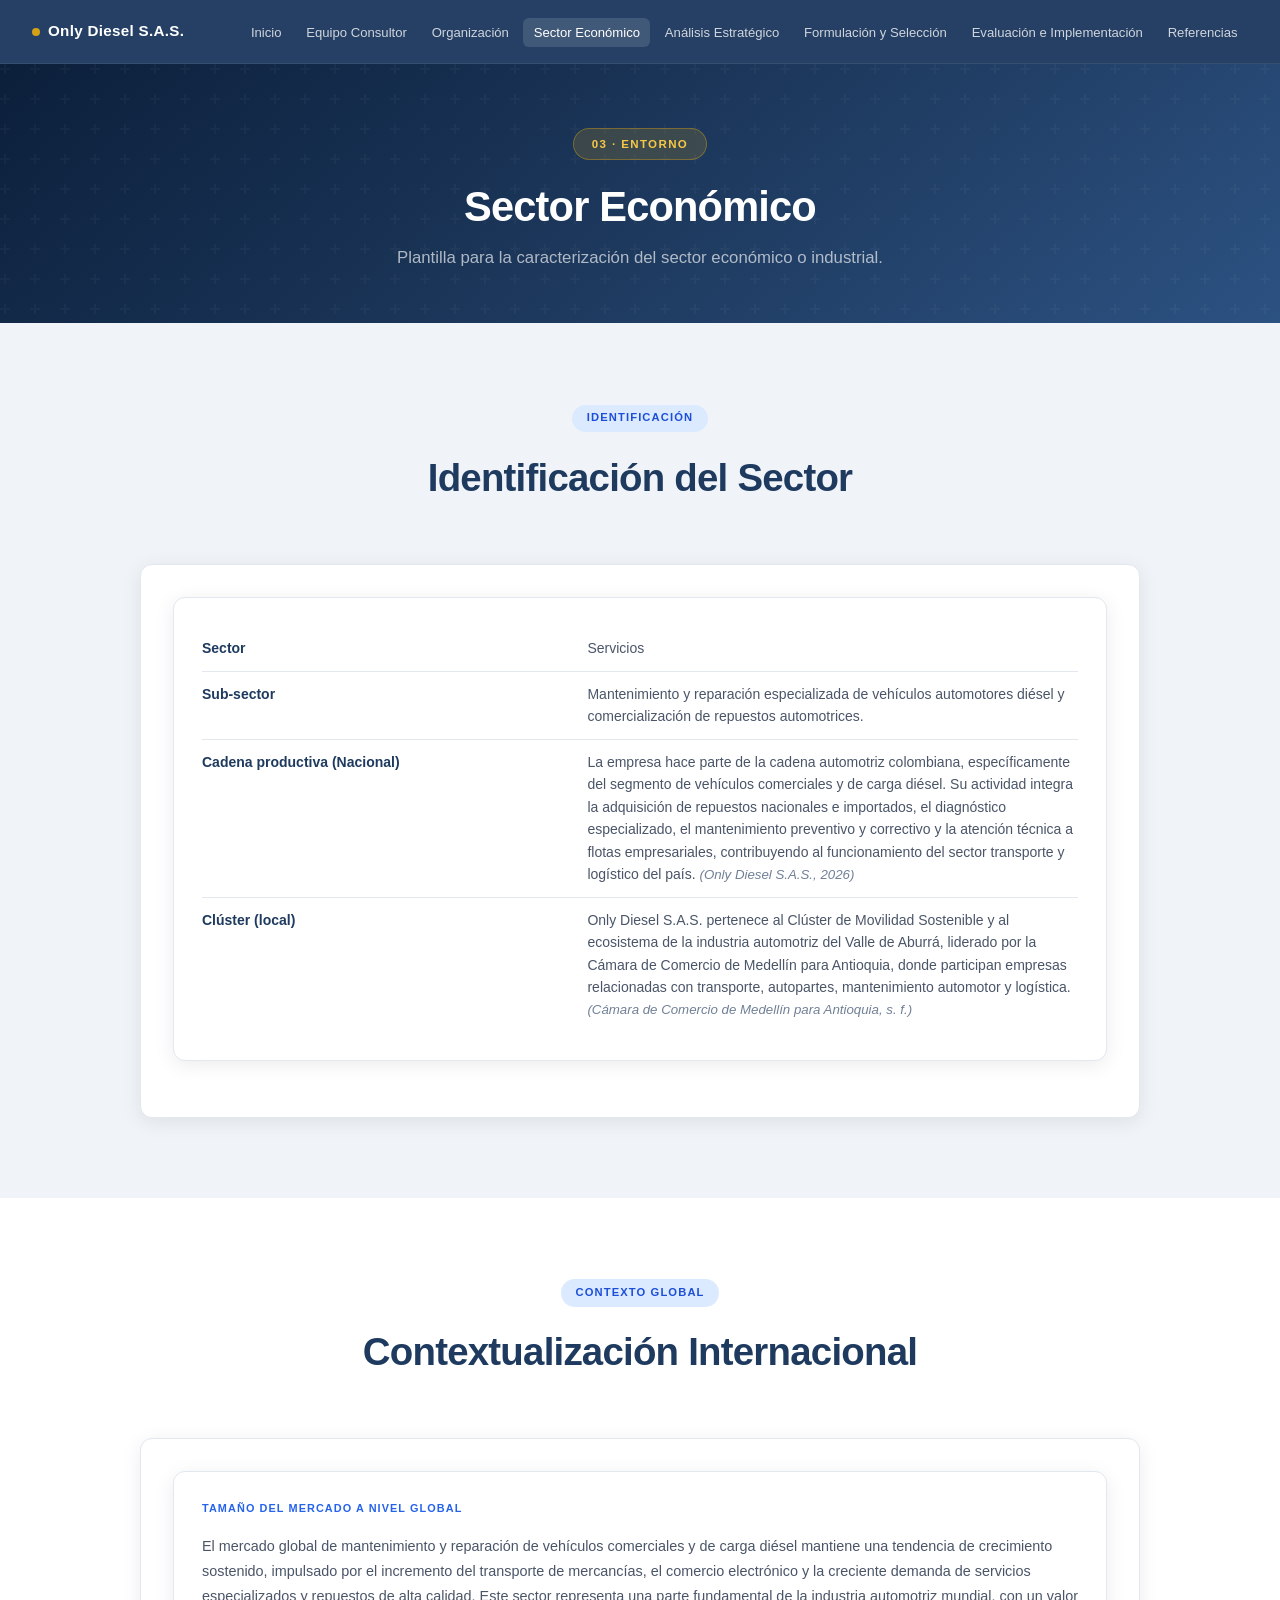
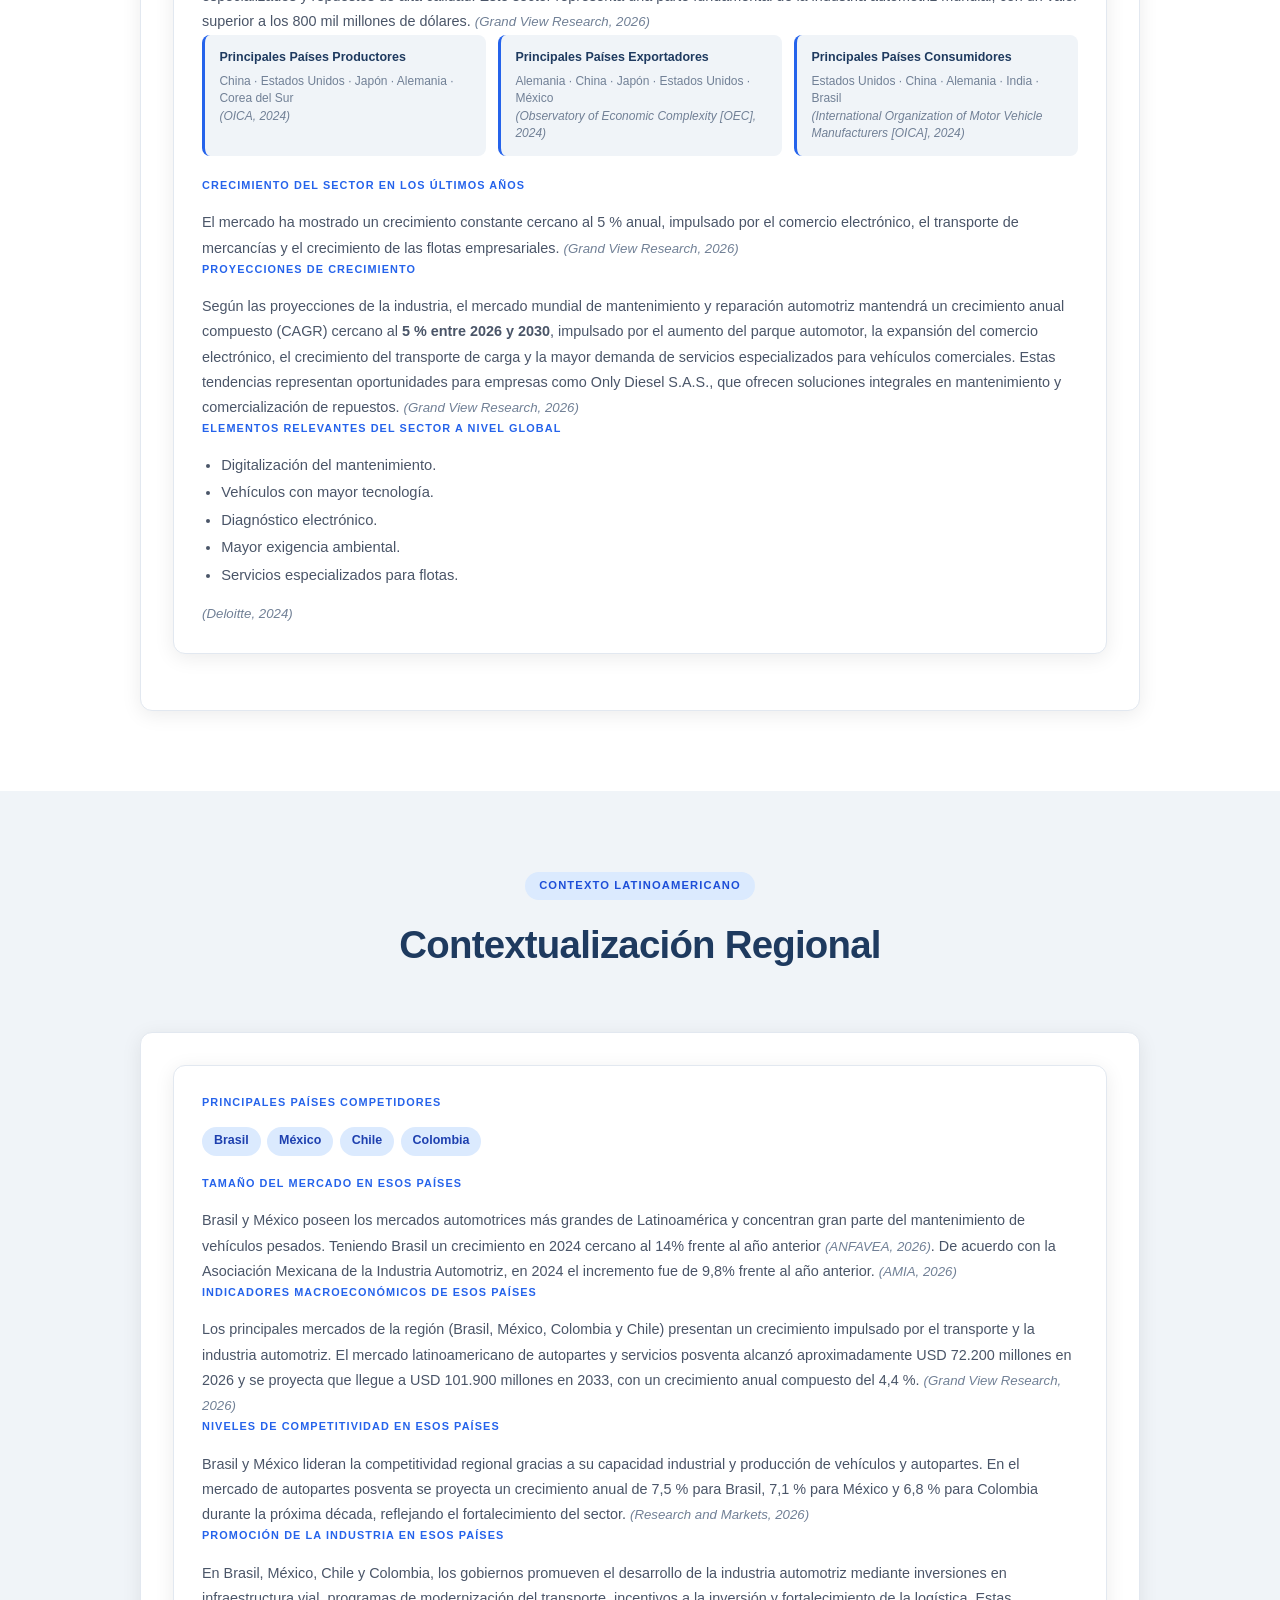
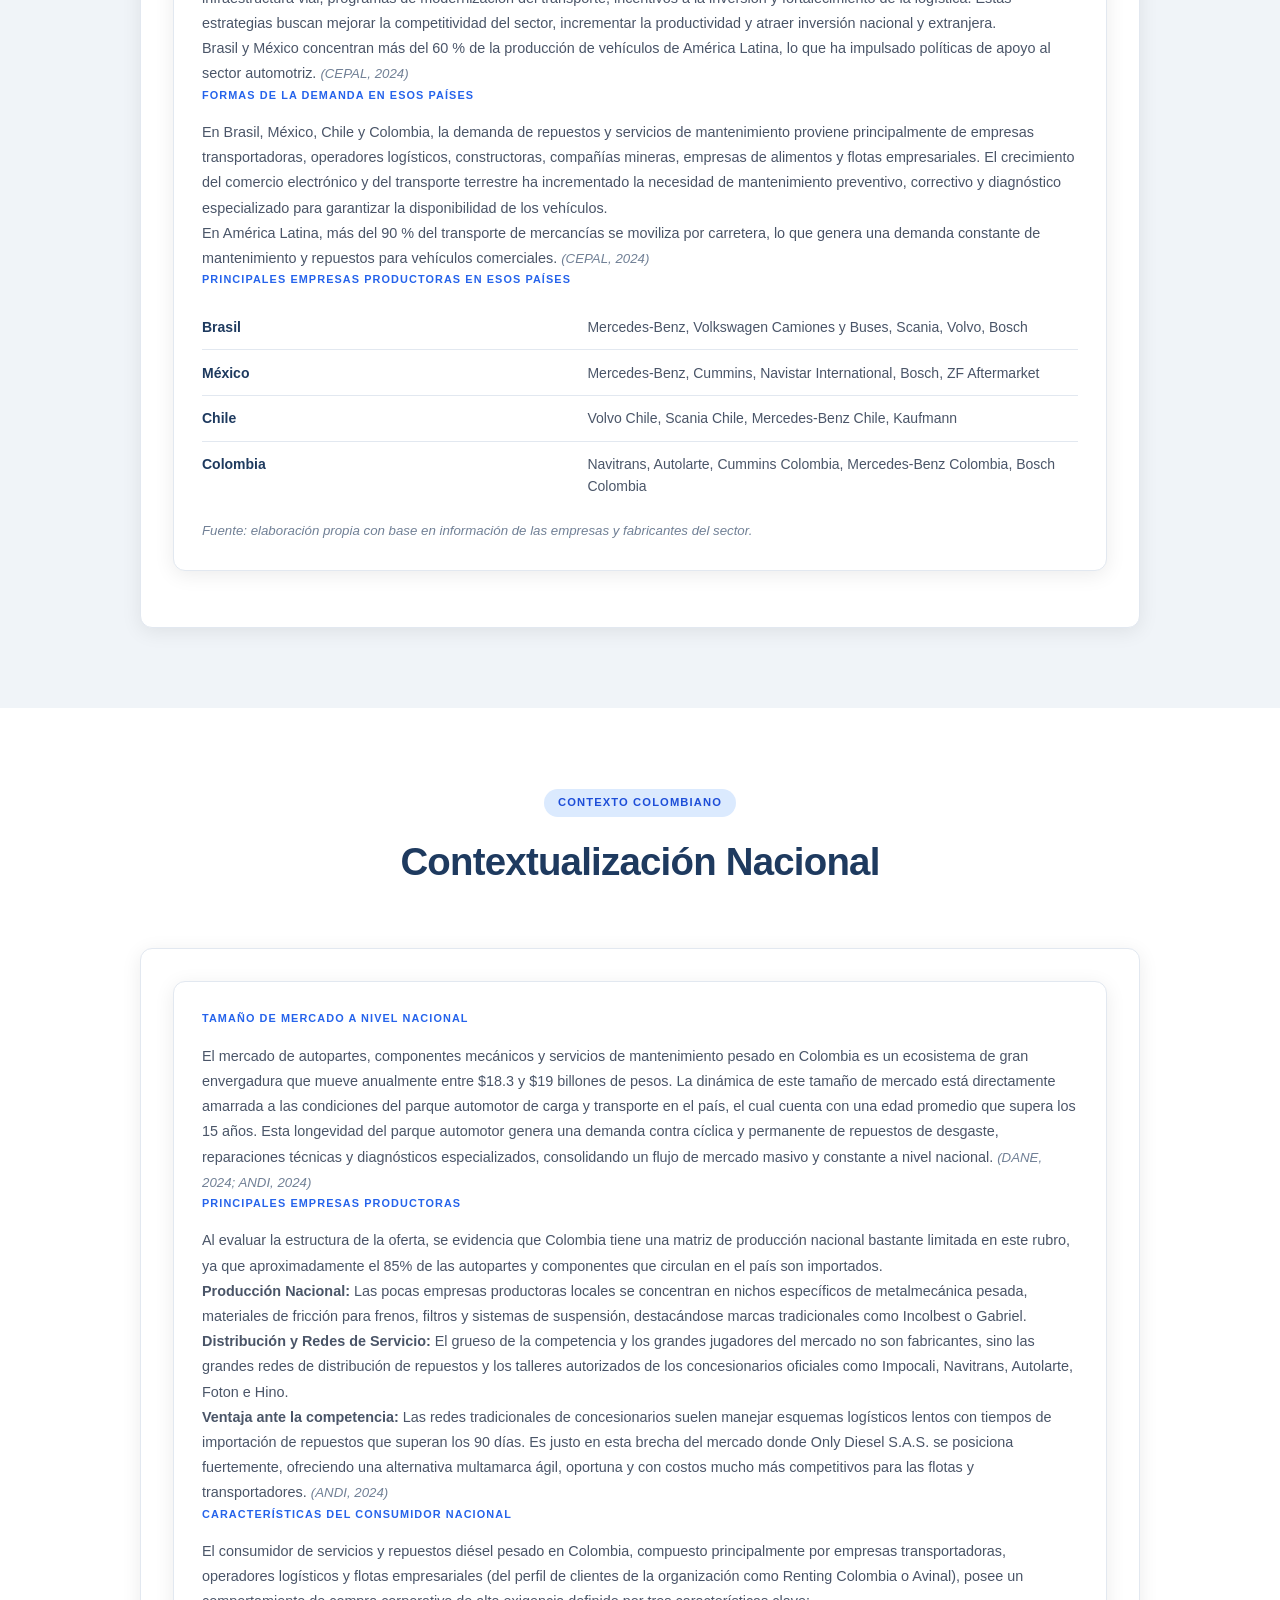
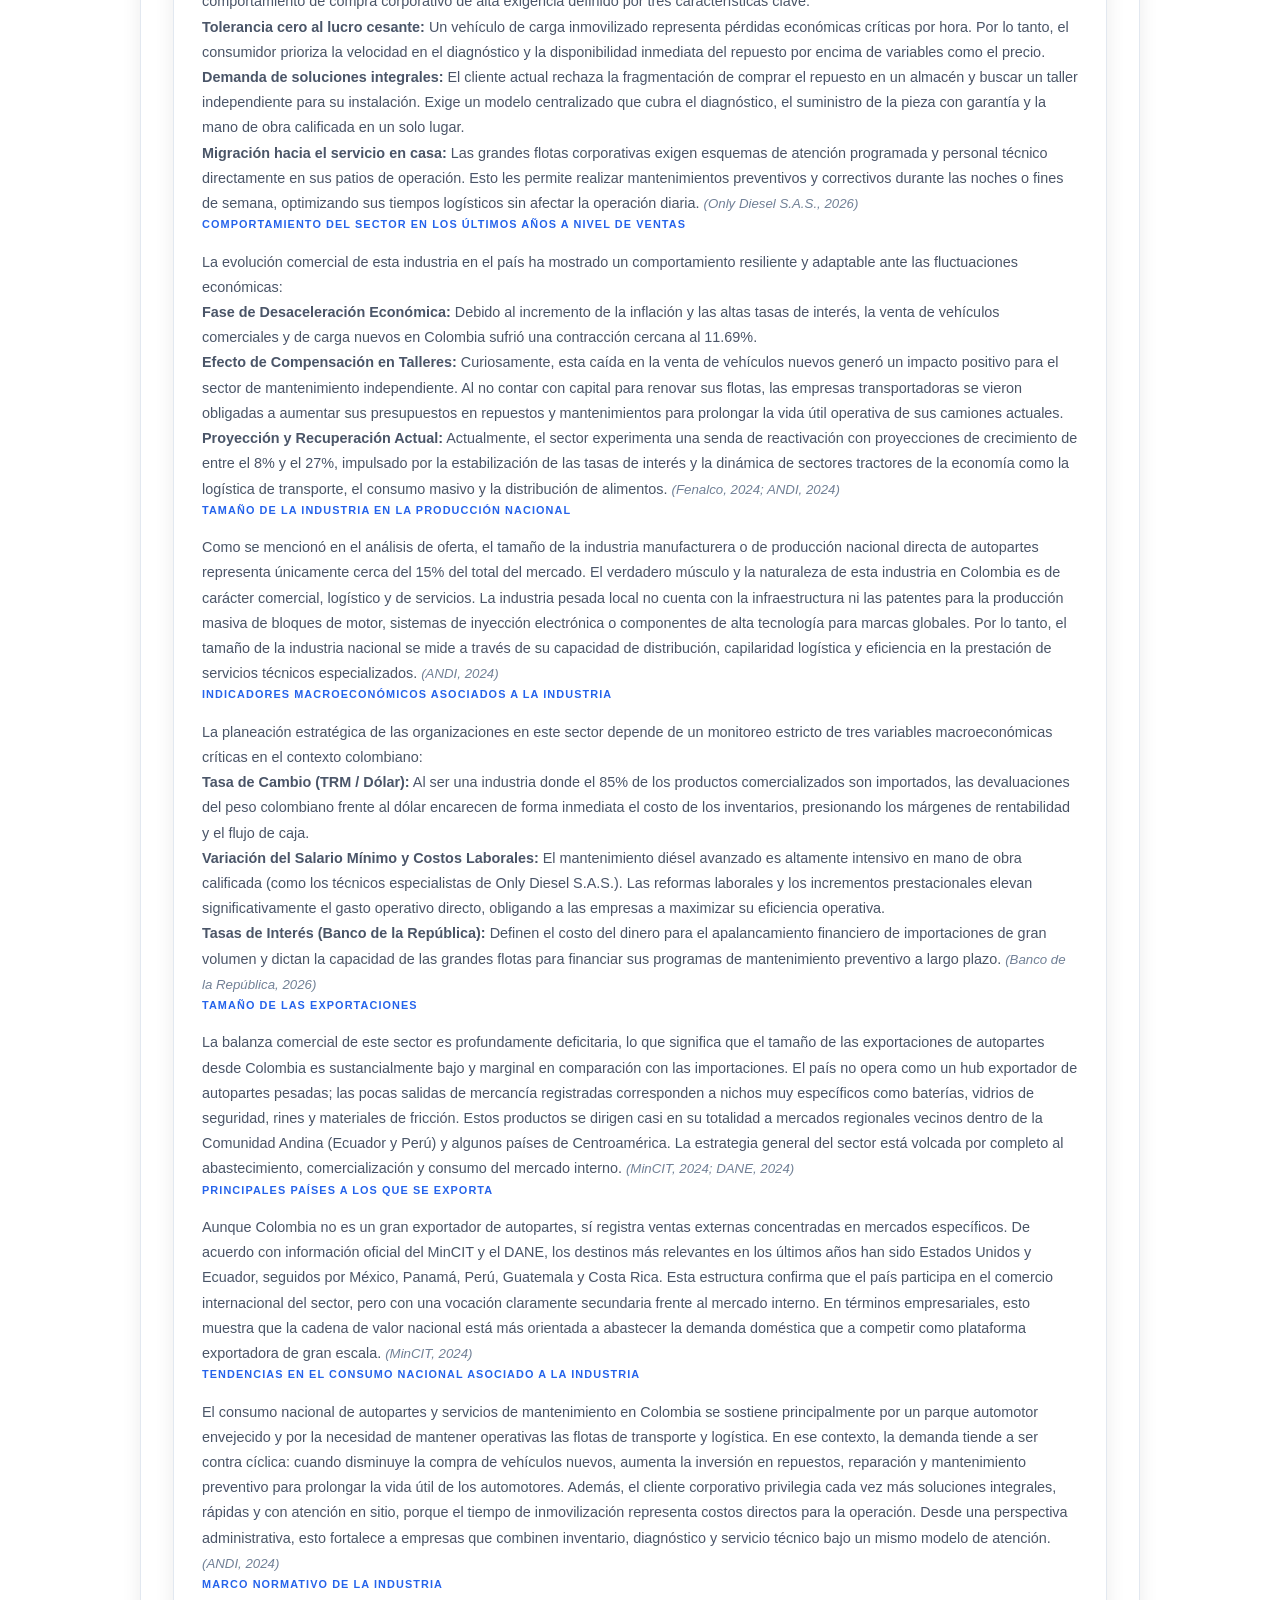
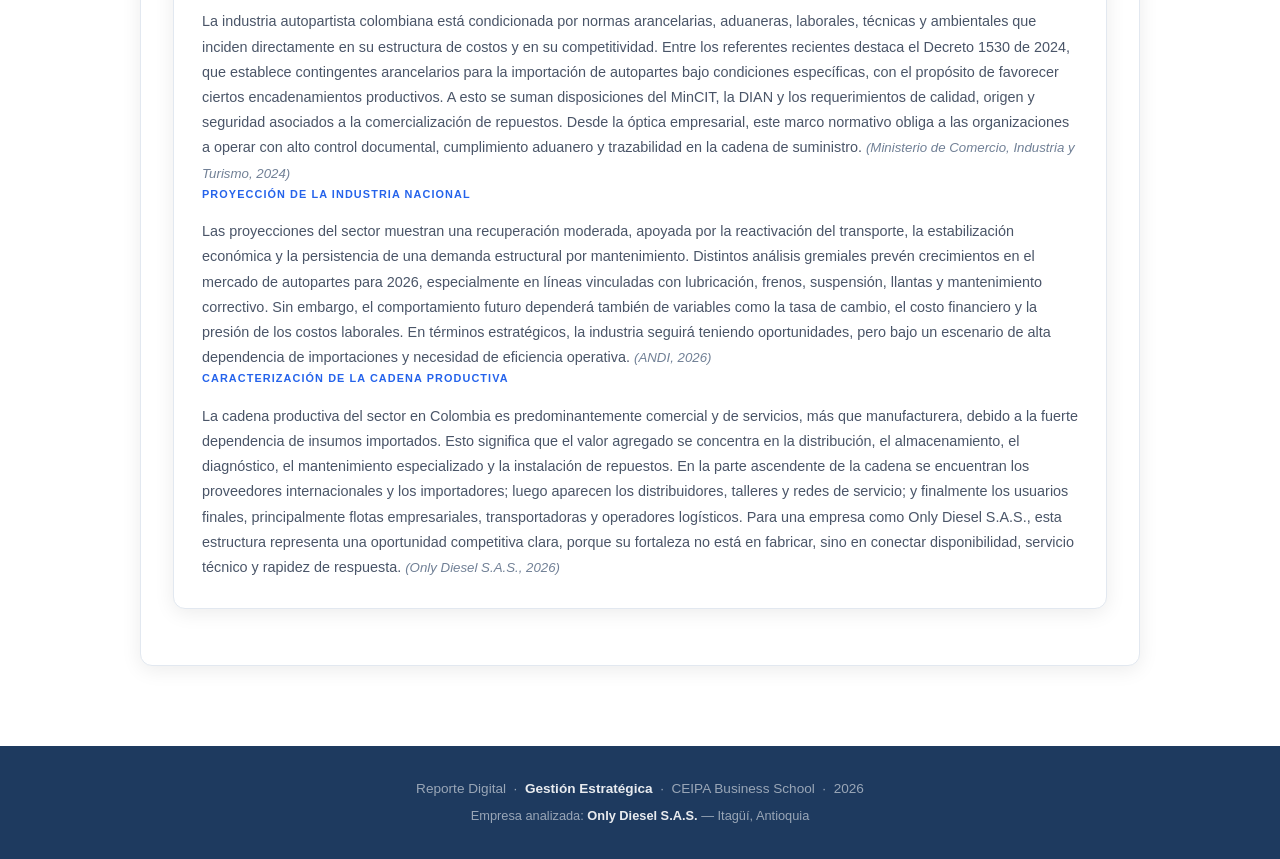
<file: sector.html>
<!DOCTYPE html>
<html lang="es">
<head>
    <meta charset="UTF-8">
    <meta name="viewport" content="width=device-width, initial-scale=1.0">
    <title>Sector Económico · Gestión Estratégica · Only Diesel S.A.S.</title>
    <link rel="stylesheet" href="assets/css/estilos.css">
</head>
<body>

<nav>
    <div class="nav-brand"><span class="dot"></span> Only Diesel S.A.S.</div>
    <ul class="nav-links" id="navLinks">
        <li><a href="index.html" onclick="closeMenu()">Inicio</a></li>
        <li><a href="equipo.html" onclick="closeMenu()">Equipo Consultor</a></li>
        <li><a href="organizacion.html" onclick="closeMenu()">Organización</a></li>
        <li><a href="sector.html" class="active" onclick="closeMenu()">Sector Económico</a></li>
        <li><a href="analisis.html" onclick="closeMenu()">Análisis Estratégico</a></li>
        <li><a href="formulacion.html" onclick="closeMenu()">Formulación y Selección</a></li>
        <li><a href="evaluacion.html" onclick="closeMenu()">Evaluación e Implementación</a></li>
        <li><a href="referencias.html" onclick="closeMenu()">Referencias</a></li>
    </ul>
    <div class="hamburger" onclick="toggleMenu()" aria-label="Abrir menú"><span></span><span></span><span></span></div>
</nav>

<header class="hero hero-sub">
    <div class="hero-badge">03 · Entorno</div>
    <h1>Sector Económico</h1>
    <p>Plantilla para la caracterización del sector económico o industrial.</p>
</header>

<!-- ═══════════ IDENTIFICACIÓN ═══════════ -->
<section id="identificacion-sector">
    <div class="section-header">
        <span class="section-tag">Identificación</span>
        <h2>Identificación del Sector</h2>
    </div>

    <div class="downloads-area" style="max-width:1000px;">
        <div class="company-card gap-block">
            <table class="info-table">
                <tr><td>Sector</td><td>Servicios</td></tr>
                <tr><td>Sub-sector</td><td>Mantenimiento y reparación especializada de vehículos automotores diésel y comercialización de repuestos automotrices.</td></tr>
                <tr><td>Cadena productiva (Nacional)</td><td>La empresa hace parte de la cadena automotriz colombiana, específicamente del segmento de vehículos comerciales y de carga diésel. Su actividad integra la adquisición de repuestos nacionales e importados, el diagnóstico especializado, el mantenimiento preventivo y correctivo y la atención técnica a flotas empresariales, contribuyendo al funcionamiento del sector transporte y logístico del país. <span class="cita">(Only Diesel S.A.S., 2026)</span></td></tr>
                <tr><td>Clúster (local)</td><td>Only Diesel S.A.S. pertenece al Clúster de Movilidad Sostenible y al ecosistema de la industria automotriz del Valle de Aburrá, liderado por la Cámara de Comercio de Medellín para Antioquia, donde participan empresas relacionadas con transporte, autopartes, mantenimiento automotor y logística. <span class="cita">(Cámara de Comercio de Medellín para Antioquia, s. f.)</span></td></tr>
            </table>
        </div>
    </div>
</section>

<!-- ═══════════ INTERNACIONAL ═══════════ -->
<section class="alt" id="internacional">
    <div class="section-header">
        <span class="section-tag">Contexto global</span>
        <h2>Contextualización Internacional</h2>
    </div>

    <div class="downloads-area" style="max-width:1000px;">
        <div class="company-card gap-block">
            <p class="block-title">Tamaño del mercado a nivel global</p>
            <p class="company-desc">El mercado global de mantenimiento y reparación de vehículos comerciales y de carga diésel mantiene una tendencia de crecimiento sostenido, impulsado por el incremento del transporte de mercancías, el comercio electrónico y la creciente demanda de servicios especializados y repuestos de alta calidad. Este sector representa una parte fundamental de la industria automotriz mundial, con un valor superior a los 800 mil millones de dólares. <span class="cita">(Grand View Research, 2026)</span></p>

            <div class="services-grid">
                <div class="service-item">
                    <h4>Principales Países Productores</h4>
                    <p>China · Estados Unidos · Japón · Alemania · Corea del Sur</p>
                    <p class="cita">(OICA, 2024)</p>
                </div>
                <div class="service-item">
                    <h4>Principales Países Exportadores</h4>
                    <p>Alemania · China · Japón · Estados Unidos · México</p>
                    <p class="cita">(Observatory of Economic Complexity [OEC], 2024)</p>
                </div>
                <div class="service-item">
                    <h4>Principales Países Consumidores</h4>
                    <p>Estados Unidos · China · Alemania · India · Brasil</p>
                    <p class="cita">(International Organization of Motor Vehicle Manufacturers [OICA], 2024)</p>
                </div>
            </div>

            <p class="block-title" style="margin-top:1.3rem;">Crecimiento del sector en los últimos años</p>
            <p class="company-desc">El mercado ha mostrado un crecimiento constante cercano al 5 % anual, impulsado por el comercio electrónico, el transporte de mercancías y el crecimiento de las flotas empresariales. <span class="cita">(Grand View Research, 2026)</span></p>

            <p class="block-title">Proyecciones de crecimiento</p>
            <p class="company-desc">Según las proyecciones de la industria, el mercado mundial de mantenimiento y reparación automotriz mantendrá un crecimiento anual compuesto (CAGR) cercano al <strong>5 % entre 2026 y 2030</strong>, impulsado por el aumento del parque automotor, la expansión del comercio electrónico, el crecimiento del transporte de carga y la mayor demanda de servicios especializados para vehículos comerciales. Estas tendencias representan oportunidades para empresas como Only Diesel S.A.S., que ofrecen soluciones integrales en mantenimiento y comercialización de repuestos. <span class="cita">(Grand View Research, 2026)</span></p>

            <p class="block-title">Elementos relevantes del sector a nivel global</p>
            <ul class="plain-list">
                <li>Digitalización del mantenimiento.</li>
                <li>Vehículos con mayor tecnología.</li>
                <li>Diagnóstico electrónico.</li>
                <li>Mayor exigencia ambiental.</li>
                <li>Servicios especializados para flotas.</li>
            </ul>
            <p class="company-desc cita">(Deloitte, 2024)</p>
        </div>
    </div>
</section>

<!-- ═══════════ REGIONAL ═══════════ -->
<section id="regional">
    <div class="section-header">
        <span class="section-tag">Contexto latinoamericano</span>
        <h2>Contextualización Regional</h2>
    </div>

    <div class="downloads-area" style="max-width:1000px;">
        <div class="company-card gap-block">
            <p class="block-title">Principales países competidores</p>
            <div class="brands-list" style="margin-bottom:1.2rem;">
                <span class="brand-tag">Brasil</span>
                <span class="brand-tag">México</span>
                <span class="brand-tag">Chile</span>
                <span class="brand-tag">Colombia</span>
            </div>

            <p class="block-title">Tamaño del mercado en esos países</p>
            <p class="company-desc">Brasil y México poseen los mercados automotrices más grandes de Latinoamérica y concentran gran parte del mantenimiento de vehículos pesados. Teniendo Brasil un crecimiento en 2024 cercano al 14% frente al año anterior <span class="cita">(ANFAVEA, 2026)</span>. De acuerdo con la Asociación Mexicana de la Industria Automotriz, en 2024 el incremento fue de 9,8% frente al año anterior. <span class="cita">(AMIA, 2026)</span></p>

            <p class="block-title">Indicadores macroeconómicos de esos países</p>
            <p class="company-desc">Los principales mercados de la región (Brasil, México, Colombia y Chile) presentan un crecimiento impulsado por el transporte y la industria automotriz. El mercado latinoamericano de autopartes y servicios posventa alcanzó aproximadamente USD 72.200 millones en 2026 y se proyecta que llegue a USD 101.900 millones en 2033, con un crecimiento anual compuesto del 4,4 %. <span class="cita">(Grand View Research, 2026)</span></p>

            <p class="block-title">Niveles de competitividad en esos países</p>
            <p class="company-desc">Brasil y México lideran la competitividad regional gracias a su capacidad industrial y producción de vehículos y autopartes. En el mercado de autopartes posventa se proyecta un crecimiento anual de 7,5 % para Brasil, 7,1 % para México y 6,8 % para Colombia durante la próxima década, reflejando el fortalecimiento del sector. <span class="cita">(Research and Markets, 2026)</span></p>

            <p class="block-title">Promoción de la industria en esos países</p>
            <p class="company-desc">En Brasil, México, Chile y Colombia, los gobiernos promueven el desarrollo de la industria automotriz mediante inversiones en infraestructura vial, programas de modernización del transporte, incentivos a la inversión y fortalecimiento de la logística. Estas estrategias buscan mejorar la competitividad del sector, incrementar la productividad y atraer inversión nacional y extranjera.</p>
            <p class="company-desc">Brasil y México concentran más del 60 % de la producción de vehículos de América Latina, lo que ha impulsado políticas de apoyo al sector automotriz. <span class="cita">(CEPAL, 2024)</span></p>

            <p class="block-title">Formas de la demanda en esos países</p>
            <p class="company-desc">En Brasil, México, Chile y Colombia, la demanda de repuestos y servicios de mantenimiento proviene principalmente de empresas transportadoras, operadores logísticos, constructoras, compañías mineras, empresas de alimentos y flotas empresariales. El crecimiento del comercio electrónico y del transporte terrestre ha incrementado la necesidad de mantenimiento preventivo, correctivo y diagnóstico especializado para garantizar la disponibilidad de los vehículos.</p>
            <p class="company-desc">En América Latina, más del 90 % del transporte de mercancías se moviliza por carretera, lo que genera una demanda constante de mantenimiento y repuestos para vehículos comerciales. <span class="cita">(CEPAL, 2024)</span></p>

            <p class="block-title">Principales empresas productoras en esos países</p>
            <table class="info-table">
                <tr><td><strong>Brasil</strong></td><td>Mercedes-Benz, Volkswagen Camiones y Buses, Scania, Volvo, Bosch</td></tr>
                <tr><td><strong>México</strong></td><td>Mercedes-Benz, Cummins, Navistar International, Bosch, ZF Aftermarket</td></tr>
                <tr><td><strong>Chile</strong></td><td>Volvo Chile, Scania Chile, Mercedes-Benz Chile, Kaufmann</td></tr>
                <tr><td><strong>Colombia</strong></td><td>Navitrans, Autolarte, Cummins Colombia, Mercedes-Benz Colombia, Bosch Colombia</td></tr>
            </table>
            <p class="company-desc cita" style="margin-top:0.6rem;">Fuente: elaboración propia con base en información de las empresas y fabricantes del sector.</p>
        </div>
    </div>
</section>

<!-- ═══════════ NACIONAL ═══════════ -->
<section class="alt" id="nacional">
    <div class="section-header">
        <span class="section-tag">Contexto colombiano</span>
        <h2>Contextualización Nacional</h2>
    </div>

    <div class="downloads-area" style="max-width:1000px;">
        <div class="company-card gap-block">
            <p class="block-title">Tamaño de mercado a nivel nacional</p>
            <p class="company-desc">El mercado de autopartes, componentes mecánicos y servicios de mantenimiento pesado en Colombia es un ecosistema de gran envergadura que mueve anualmente entre $18.3 y $19 billones de pesos. La dinámica de este tamaño de mercado está directamente amarrada a las condiciones del parque automotor de carga y transporte en el país, el cual cuenta con una edad promedio que supera los 15 años. Esta longevidad del parque automotor genera una demanda contra cíclica y permanente de repuestos de desgaste, reparaciones técnicas y diagnósticos especializados, consolidando un flujo de mercado masivo y constante a nivel nacional. <span class="cita">(DANE, 2024; ANDI, 2024)</span></p>

            <p class="block-title">Principales empresas productoras</p>
            <p class="company-desc">Al evaluar la estructura de la oferta, se evidencia que Colombia tiene una matriz de producción nacional bastante limitada en este rubro, ya que aproximadamente el 85% de las autopartes y componentes que circulan en el país son importados.</p>
            <p class="company-desc"><strong>Producción Nacional:</strong> Las pocas empresas productoras locales se concentran en nichos específicos de metalmecánica pesada, materiales de fricción para frenos, filtros y sistemas de suspensión, destacándose marcas tradicionales como Incolbest o Gabriel.</p>
            <p class="company-desc"><strong>Distribución y Redes de Servicio:</strong> El grueso de la competencia y los grandes jugadores del mercado no son fabricantes, sino las grandes redes de distribución de repuestos y los talleres autorizados de los concesionarios oficiales como Impocali, Navitrans, Autolarte, Foton e Hino.</p>
            <p class="company-desc"><strong>Ventaja ante la competencia:</strong> Las redes tradicionales de concesionarios suelen manejar esquemas logísticos lentos con tiempos de importación de repuestos que superan los 90 días. Es justo en esta brecha del mercado donde Only Diesel S.A.S. se posiciona fuertemente, ofreciendo una alternativa multamarca ágil, oportuna y con costos mucho más competitivos para las flotas y transportadores. <span class="cita">(ANDI, 2024)</span></p>

            <p class="block-title">Características del consumidor nacional</p>
            <p class="company-desc">El consumidor de servicios y repuestos diésel pesado en Colombia, compuesto principalmente por empresas transportadoras, operadores logísticos y flotas empresariales (del perfil de clientes de la organización como Renting Colombia o Avinal), posee un comportamiento de compra corporativo de alta exigencia definido por tres características clave:</p>
            <p class="company-desc"><strong>Tolerancia cero al lucro cesante:</strong> Un vehículo de carga inmovilizado representa pérdidas económicas críticas por hora. Por lo tanto, el consumidor prioriza la velocidad en el diagnóstico y la disponibilidad inmediata del repuesto por encima de variables como el precio.</p>
            <p class="company-desc"><strong>Demanda de soluciones integrales:</strong> El cliente actual rechaza la fragmentación de comprar el repuesto en un almacén y buscar un taller independiente para su instalación. Exige un modelo centralizado que cubra el diagnóstico, el suministro de la pieza con garantía y la mano de obra calificada en un solo lugar.</p>
            <p class="company-desc"><strong>Migración hacia el servicio en casa:</strong> Las grandes flotas corporativas exigen esquemas de atención programada y personal técnico directamente en sus patios de operación. Esto les permite realizar mantenimientos preventivos y correctivos durante las noches o fines de semana, optimizando sus tiempos logísticos sin afectar la operación diaria. <span class="cita">(Only Diesel S.A.S., 2026)</span></p>

            <p class="block-title">Comportamiento del sector en los últimos años a nivel de ventas</p>
            <p class="company-desc">La evolución comercial de esta industria en el país ha mostrado un comportamiento resiliente y adaptable ante las fluctuaciones económicas:</p>
            <p class="company-desc"><strong>Fase de Desaceleración Económica:</strong> Debido al incremento de la inflación y las altas tasas de interés, la venta de vehículos comerciales y de carga nuevos en Colombia sufrió una contracción cercana al 11.69%.</p>
            <p class="company-desc"><strong>Efecto de Compensación en Talleres:</strong> Curiosamente, esta caída en la venta de vehículos nuevos generó un impacto positivo para el sector de mantenimiento independiente. Al no contar con capital para renovar sus flotas, las empresas transportadoras se vieron obligadas a aumentar sus presupuestos en repuestos y mantenimientos para prolongar la vida útil operativa de sus camiones actuales.</p>
            <p class="company-desc"><strong>Proyección y Recuperación Actual:</strong> Actualmente, el sector experimenta una senda de reactivación con proyecciones de crecimiento de entre el 8% y el 27%, impulsado por la estabilización de las tasas de interés y la dinámica de sectores tractores de la economía como la logística de transporte, el consumo masivo y la distribución de alimentos. <span class="cita">(Fenalco, 2024; ANDI, 2024)</span></p>

            <p class="block-title">Tamaño de la industria en la producción nacional</p>
            <p class="company-desc">Como se mencionó en el análisis de oferta, el tamaño de la industria manufacturera o de producción nacional directa de autopartes representa únicamente cerca del 15% del total del mercado. El verdadero músculo y la naturaleza de esta industria en Colombia es de carácter comercial, logístico y de servicios. La industria pesada local no cuenta con la infraestructura ni las patentes para la producción masiva de bloques de motor, sistemas de inyección electrónica o componentes de alta tecnología para marcas globales. Por lo tanto, el tamaño de la industria nacional se mide a través de su capacidad de distribución, capilaridad logística y eficiencia en la prestación de servicios técnicos especializados. <span class="cita">(ANDI, 2024)</span></p>

            <p class="block-title">Indicadores macroeconómicos asociados a la industria</p>
            <p class="company-desc">La planeación estratégica de las organizaciones en este sector depende de un monitoreo estricto de tres variables macroeconómicas críticas en el contexto colombiano:</p>
            <p class="company-desc"><strong>Tasa de Cambio (TRM / Dólar):</strong> Al ser una industria donde el 85% de los productos comercializados son importados, las devaluaciones del peso colombiano frente al dólar encarecen de forma inmediata el costo de los inventarios, presionando los márgenes de rentabilidad y el flujo de caja.</p>
            <p class="company-desc"><strong>Variación del Salario Mínimo y Costos Laborales:</strong> El mantenimiento diésel avanzado es altamente intensivo en mano de obra calificada (como los técnicos especialistas de Only Diesel S.A.S.). Las reformas laborales y los incrementos prestacionales elevan significativamente el gasto operativo directo, obligando a las empresas a maximizar su eficiencia operativa.</p>
            <p class="company-desc"><strong>Tasas de Interés (Banco de la República):</strong> Definen el costo del dinero para el apalancamiento financiero de importaciones de gran volumen y dictan la capacidad de las grandes flotas para financiar sus programas de mantenimiento preventivo a largo plazo. <span class="cita">(Banco de la República, 2026)</span></p>

            <p class="block-title">Tamaño de las exportaciones</p>
            <p class="company-desc">La balanza comercial de este sector es profundamente deficitaria, lo que significa que el tamaño de las exportaciones de autopartes desde Colombia es sustancialmente bajo y marginal en comparación con las importaciones. El país no opera como un hub exportador de autopartes pesadas; las pocas salidas de mercancía registradas corresponden a nichos muy específicos como baterías, vidrios de seguridad, rines y materiales de fricción. Estos productos se dirigen casi en su totalidad a mercados regionales vecinos dentro de la Comunidad Andina (Ecuador y Perú) y algunos países de Centroamérica. La estrategia general del sector está volcada por completo al abastecimiento, comercialización y consumo del mercado interno. <span class="cita">(MinCIT, 2024; DANE, 2024)</span></p>

            <p class="block-title">Principales países a los que se exporta</p>
            <p class="company-desc">Aunque Colombia no es un gran exportador de autopartes, sí registra ventas externas concentradas en mercados específicos. De acuerdo con información oficial del MinCIT y el DANE, los destinos más relevantes en los últimos años han sido Estados Unidos y Ecuador, seguidos por México, Panamá, Perú, Guatemala y Costa Rica. Esta estructura confirma que el país participa en el comercio internacional del sector, pero con una vocación claramente secundaria frente al mercado interno. En términos empresariales, esto muestra que la cadena de valor nacional está más orientada a abastecer la demanda doméstica que a competir como plataforma exportadora de gran escala. <span class="cita">(MinCIT, 2024)</span></p>

            <p class="block-title">Tendencias en el consumo nacional asociado a la industria</p>
            <p class="company-desc">El consumo nacional de autopartes y servicios de mantenimiento en Colombia se sostiene principalmente por un parque automotor envejecido y por la necesidad de mantener operativas las flotas de transporte y logística. En ese contexto, la demanda tiende a ser contra cíclica: cuando disminuye la compra de vehículos nuevos, aumenta la inversión en repuestos, reparación y mantenimiento preventivo para prolongar la vida útil de los automotores. Además, el cliente corporativo privilegia cada vez más soluciones integrales, rápidas y con atención en sitio, porque el tiempo de inmovilización representa costos directos para la operación. Desde una perspectiva administrativa, esto fortalece a empresas que combinen inventario, diagnóstico y servicio técnico bajo un mismo modelo de atención. <span class="cita">(ANDI, 2024)</span></p>

            <p class="block-title">Marco Normativo de la Industria</p>
            <p class="company-desc">La industria autopartista colombiana está condicionada por normas arancelarias, aduaneras, laborales, técnicas y ambientales que inciden directamente en su estructura de costos y en su competitividad. Entre los referentes recientes destaca el Decreto 1530 de 2024, que establece contingentes arancelarios para la importación de autopartes bajo condiciones específicas, con el propósito de favorecer ciertos encadenamientos productivos. A esto se suman disposiciones del MinCIT, la DIAN y los requerimientos de calidad, origen y seguridad asociados a la comercialización de repuestos. Desde la óptica empresarial, este marco normativo obliga a las organizaciones a operar con alto control documental, cumplimiento aduanero y trazabilidad en la cadena de suministro. <span class="cita">(Ministerio de Comercio, Industria y Turismo, 2024)</span></p>

            <p class="block-title">Proyección de la industria nacional</p>
            <p class="company-desc">Las proyecciones del sector muestran una recuperación moderada, apoyada por la reactivación del transporte, la estabilización económica y la persistencia de una demanda estructural por mantenimiento. Distintos análisis gremiales prevén crecimientos en el mercado de autopartes para 2026, especialmente en líneas vinculadas con lubricación, frenos, suspensión, llantas y mantenimiento correctivo. Sin embargo, el comportamiento futuro dependerá también de variables como la tasa de cambio, el costo financiero y la presión de los costos laborales. En términos estratégicos, la industria seguirá teniendo oportunidades, pero bajo un escenario de alta dependencia de importaciones y necesidad de eficiencia operativa. <span class="cita">(ANDI, 2026)</span></p>

            <p class="block-title">Caracterización de la cadena productiva</p>
            <p class="company-desc">La cadena productiva del sector en Colombia es predominantemente comercial y de servicios, más que manufacturera, debido a la fuerte dependencia de insumos importados. Esto significa que el valor agregado se concentra en la distribución, el almacenamiento, el diagnóstico, el mantenimiento especializado y la instalación de repuestos. En la parte ascendente de la cadena se encuentran los proveedores internacionales y los importadores; luego aparecen los distribuidores, talleres y redes de servicio; y finalmente los usuarios finales, principalmente flotas empresariales, transportadoras y operadores logísticos. Para una empresa como Only Diesel S.A.S., esta estructura representa una oportunidad competitiva clara, porque su fortaleza no está en fabricar, sino en conectar disponibilidad, servicio técnico y rapidez de respuesta. <span class="cita">(Only Diesel S.A.S., 2026)</span></p>
        </div>
    </div>
</section>

<footer>
    <p>Reporte Digital &nbsp;·&nbsp; <strong>Gestión Estratégica</strong> &nbsp;·&nbsp; CEIPA Business School &nbsp;·&nbsp; 2026</p>
    <p>Empresa analizada: <strong>Only Diesel S.A.S.</strong> — Itagüí, Antioquia</p>
</footer>

<script>
    function toggleMenu() { document.getElementById('navLinks').classList.toggle('open'); }
    function closeMenu() { document.getElementById('navLinks').classList.remove('open'); }
</script>
</body>
</html>
</file>
<file: assets/css/estilos.css>
*, *::before, *::after { box-sizing: border-box; margin: 0; padding: 0; }

        :root {
            --primary:       #1e3a5f;
            --primary-light: #2c5282;
            --accent:        #2563eb;
            --gold:          #d4a017;
            --bg:            #f0f4f8;
            --white:         #ffffff;
            --text:          #1a202c;
            --text-mid:      #4a5568;
            --text-light:    #718096;
            --border:        #e2e8f0;
            --shadow:        0 4px 20px rgba(0,0,0,0.08);
            --shadow-hover:  0 8px 30px rgba(0,0,0,0.15);
            --radius:        12px;
            --tr:            0.3s ease;
        }

        html { scroll-behavior: smooth; }

        body {
            font-family: 'Segoe UI', -apple-system, BlinkMacSystemFont, 'Helvetica Neue', sans-serif;
            background: var(--bg);
            color: var(--text);
            line-height: 1.6;
        }

        /* ── NAV ── */
        nav {
            position: sticky;
            top: 0;
            z-index: 100;
            background: rgba(30, 58, 95, 0.97);
            backdrop-filter: blur(12px);
            -webkit-backdrop-filter: blur(12px);
            border-bottom: 1px solid rgba(255,255,255,0.08);
            padding: 0 2rem;
            display: flex;
            align-items: center;
            justify-content: space-between;
            height: 64px;
        }

        .nav-brand {
            color: #fff;
            font-size: 0.95rem;
            font-weight: 700;
            letter-spacing: 0.02em;
            display: flex;
            align-items: center;
            gap: 0.5rem;
        }

        .nav-brand .dot {
            width: 8px; height: 8px;
            border-radius: 50%;
            background: var(--gold);
            display: inline-block;
        }

        .nav-links {
            display: flex;
            list-style: none;
            gap: 0.25rem;
        }

        .nav-links a {
            color: rgba(255,255,255,0.78);
            text-decoration: none;
            padding: 0.45rem 1rem;
            border-radius: 6px;
            font-size: 0.875rem;
            font-weight: 500;
            transition: var(--tr);
        }

        .nav-links a:hover,
        .nav-links a.active {
            color: #fff;
            background: rgba(255,255,255,0.13);
        }

        .hamburger {
            display: none;
            flex-direction: column;
            gap: 5px;
            cursor: pointer;
        }

        .hamburger span {
            display: block;
            width: 24px; height: 2px;
            background: #fff;
            border-radius: 2px;
            transition: var(--tr);
        }

        /* ── HERO ── */
        .hero {
            background: linear-gradient(140deg, #0b1f3a 0%, #1e3a5f 55%, #2c5282 100%);
            color: #fff;
            padding: 5.5rem 2rem;
            text-align: center;
            position: relative;
            overflow: hidden;
        }

        .hero::before {
            content: '';
            position: absolute; inset: 0;
            background: url("data:image/svg+xml,%3Csvg width='60' height='60' viewBox='0 0 60 60' xmlns='http://www.w3.org/2000/svg'%3E%3Cg fill='none' fill-rule='evenodd'%3E%3Cg fill='%23ffffff' fill-opacity='0.03'%3E%3Cpath d='M36 34v-4h-2v4h-4v2h4v4h2v-4h4v-2h-4zm0-30V0h-2v4h-4v2h4v4h2V6h4V4h-4zM6 34v-4H4v4H0v2h4v4h2v-4h4v-2H6zM6 4V0H4v4H0v2h4v4h2V6h4V4H6z'/%3E%3C/g%3E%3C/g%3E%3C/svg%3E");
            pointer-events: none;
        }

        .hero-badge {
            position: relative;
            display: inline-block;
            background: rgba(212,160,23,0.18);
            border: 1px solid rgba(212,160,23,0.4);
            color: #f6c846;
            font-size: 0.72rem;
            font-weight: 700;
            letter-spacing: 0.12em;
            text-transform: uppercase;
            padding: 0.35rem 1.1rem;
            border-radius: 100px;
            margin-bottom: 1.5rem;
        }

        .hero h1 {
            position: relative;
            font-size: clamp(2rem, 5vw, 3.4rem);
            font-weight: 800;
            letter-spacing: -0.02em;
            line-height: 1.1;
            margin-bottom: 1rem;
        }

        .hero p {
            position: relative;
            font-size: 1.05rem;
            color: rgba(255,255,255,0.65);
            max-width: 520px;
            margin: 0 auto;
        }

        /* ── SECTIONS ── */
        section {
            padding: 5rem 2rem;
        }

        section.alt { background: var(--white); }

        .section-header {
            text-align: center;
            max-width: 680px;
            margin: 0 auto 3.5rem;
        }

        .section-tag {
            display: inline-block;
            background: #dbeafe;
            color: #1d4ed8;
            font-size: 0.7rem;
            font-weight: 700;
            letter-spacing: 0.1em;
            text-transform: uppercase;
            padding: 0.3rem 0.9rem;
            border-radius: 100px;
            margin-bottom: 0.9rem;
        }

        .section-header h2 {
            font-size: clamp(1.75rem, 4vw, 2.4rem);
            font-weight: 800;
            color: var(--primary);
            letter-spacing: -0.02em;
            margin-bottom: 0.6rem;
        }

        .section-header p {
            color: var(--text-mid);
            font-size: 1rem;
        }

        /* ── TEAM GRID ── */
        .team-grid {
            display: grid;
            grid-template-columns: repeat(auto-fit, minmax(250px, 1fr));
            gap: 1.5rem;
            max-width: 1100px;
            margin: 0 auto 3rem;
        }

        .team-card {
            background: var(--white);
            border-radius: var(--radius);
            overflow: hidden;
            box-shadow: var(--shadow);
            border: 1px solid var(--border);
            transition: transform var(--tr), box-shadow var(--tr);
        }

        .team-card:hover {
            transform: translateY(-5px);
            box-shadow: var(--shadow-hover);
        }

        .card-photo {
            width: 100%;
            height: 220px;
            object-fit: cover;
            object-position: center top;
            display: block;
        }

        .card-photo-placeholder {
            width: 100%;
            height: 220px;
            background: linear-gradient(135deg, #dce8f5, #c8d8ec);
            display: flex;
            align-items: center;
            justify-content: center;
        }

        .card-photo-placeholder svg {
            width: 72px; height: 72px;
            fill: #8ca8c8;
        }

        .card-body { padding: 1.4rem 1.5rem; }

        .card-role {
            font-size: 0.68rem;
            font-weight: 700;
            letter-spacing: 0.1em;
            text-transform: uppercase;
            color: var(--accent);
            margin-bottom: 0.2rem;
        }

        .card-name {
            font-size: 1.05rem;
            font-weight: 700;
            color: var(--primary);
            margin-bottom: 0.7rem;
            line-height: 1.3;
        }

        .card-desc {
            font-size: 0.875rem;
            color: var(--text-mid);
            line-height: 1.65;
        }

        /* ── DOWNLOADS ── */
        .downloads-area {
            max-width: 720px;
            margin: 0 auto;
            background: var(--white);
            border-radius: var(--radius);
            padding: 2rem;
            box-shadow: var(--shadow);
            border: 1px solid var(--border);
        }

        .downloads-area h3 {
            font-size: 1rem;
            font-weight: 700;
            color: var(--primary);
            margin-bottom: 1.25rem;
            display: flex;
            align-items: center;
            gap: 0.6rem;
        }

        .downloads-area h3::before {
            content: '';
            display: block;
            width: 4px; height: 18px;
            background: var(--accent);
            border-radius: 2px;
        }

        .downloads-list {
            display: flex;
            flex-wrap: wrap;
            gap: 1rem;
        }

        .btn-download {
            display: inline-flex;
            align-items: center;
            gap: 0.6rem;
            background: var(--primary);
            color: #fff;
            text-decoration: none;
            padding: 0.75rem 1.5rem;
            border-radius: 8px;
            font-size: 0.875rem;
            font-weight: 600;
            transition: var(--tr);
        }

        .btn-download:hover {
            background: var(--accent);
            transform: translateY(-1px);
        }

        .btn-download svg { width: 16px; height: 16px; flex-shrink: 0; }

        /* ── COMPANY SECTION ── */
        .company-layout {
            display: grid;
            grid-template-columns: 1fr 1fr;
            gap: 2rem;
            max-width: 1100px;
            margin: 0 auto;
            align-items: start;
        }

        .company-card {
            background: var(--white);
            border-radius: var(--radius);
            padding: 1.75rem;
            box-shadow: var(--shadow);
            border: 1px solid var(--border);
        }

        .company-logo-area {
            text-align: center;
            padding: 1rem 0 1.5rem;
        }

        .company-logo-area img {
            max-width: 170px;
            height: auto;
        }

        .info-table {
            width: 100%;
            border-collapse: collapse;
        }

        .info-table tr { border-bottom: 1px solid var(--border); }
        .info-table tr:last-child { border-bottom: none; }

        .info-table td {
            padding: 0.7rem 0;
            font-size: 0.875rem;
            vertical-align: top;
        }

        .info-table td:first-child {
            font-weight: 600;
            color: var(--primary);
            width: 44%;
        }

        .info-table td:last-child { color: var(--text-mid); }

        .block-title {
            font-size: 0.68rem;
            font-weight: 700;
            letter-spacing: 0.1em;
            text-transform: uppercase;
            color: var(--accent);
            margin-bottom: 1rem;
        }

        .block-title + * { /* first child after title, no extra margin-top */ }

        .stats-row {
            display: flex;
            gap: 1rem;
            margin-top: 1.5rem;
        }

        .stat-box {
            flex: 1;
            text-align: center;
            background: linear-gradient(135deg, var(--primary), var(--primary-light));
            color: #fff;
            border-radius: 10px;
            padding: 1.1rem;
        }

        .stat-box .num {
            font-size: 2rem;
            font-weight: 800;
            line-height: 1;
            margin-bottom: 0.2rem;
        }

        .stat-box .lbl {
            font-size: 0.72rem;
            opacity: 0.82;
        }

        .directors-grid {
            display: grid;
            grid-template-columns: 1fr 1fr;
            gap: 1rem;
        }

        .director-card {
            text-align: center;
            padding: 1rem 0.75rem;
            background: var(--bg);
            border-radius: 10px;
        }

        .director-card img {
            width: 76px; height: 76px;
            border-radius: 50%;
            object-fit: cover;
            object-position: center top;
            margin-bottom: 0.6rem;
            border: 3px solid #fff;
            box-shadow: 0 2px 10px rgba(0,0,0,0.14);
        }

        .director-name {
            font-size: 0.875rem;
            font-weight: 700;
            color: var(--primary);
            margin-bottom: 0.15rem;
        }

        .director-role {
            font-size: 0.75rem;
            color: var(--text-light);
        }

        .services-grid {
            display: grid;
            grid-template-columns: repeat(3, 1fr);
            gap: 0.75rem;
        }

        .service-item {
            background: var(--bg);
            border-radius: 8px;
            padding: 0.85rem 0.9rem;
            border-left: 3px solid var(--accent);
        }

        .service-item h4 {
            font-size: 0.78rem;
            font-weight: 700;
            color: var(--primary);
            margin-bottom: 0.3rem;
        }

        .service-item p {
            font-size: 0.75rem;
            color: var(--text-light);
            line-height: 1.45;
        }

        .brands-list {
            display: flex;
            flex-wrap: wrap;
            gap: 0.4rem;
        }

        .brand-tag {
            background: #dbeafe;
            color: #1e40af;
            font-size: 0.78rem;
            font-weight: 600;
            padding: 0.28rem 0.75rem;
            border-radius: 100px;
        }

        .company-desc {
            font-size: 0.9rem;
            color: var(--text-mid);
            line-height: 1.75;
        }

        .gap-block { margin-bottom: 1.5rem; }

        /* ── REFERENCES ── */
        .references-container {
            max-width: 860px;
            margin: 0 auto;
        }

        .placeholder-note {
            background: #fef3c7;
            border: 1px solid #fcd34d;
            border-radius: 8px;
            padding: 0.9rem 1.2rem;
            font-size: 0.85rem;
            color: #92400e;
            margin-bottom: 1.5rem;
            display: flex;
            align-items: flex-start;
            gap: 0.6rem;
        }

        .reference-item {
            background: var(--white);
            border-radius: var(--radius);
            padding: 1.1rem 1.4rem;
            margin-bottom: 0.7rem;
            box-shadow: 0 2px 8px rgba(0,0,0,0.05);
            border: 1px solid var(--border);
            border-left: 4px solid var(--accent);
            display: flex;
            align-items: flex-start;
            gap: 1rem;
        }

        .ref-num {
            background: var(--accent);
            color: #fff;
            font-size: 0.72rem;
            font-weight: 700;
            min-width: 26px; height: 26px;
            border-radius: 50%;
            display: flex;
            align-items: center;
            justify-content: center;
            flex-shrink: 0;
            margin-top: 3px;
        }

        .ref-text {
            font-size: 0.9rem;
            color: var(--text-mid);
            line-height: 1.65;
        }

        .ref-text em { color: var(--text); }

        .ref-text a {
            color: var(--accent);
            word-break: break-all;
            text-decoration: none;
        }

        .ref-text a:hover { text-decoration: underline; }

        /* ── FOOTER ── */
        footer {
            background: var(--primary);
            color: rgba(255,255,255,0.55);
            text-align: center;
            padding: 2rem 1rem;
            font-size: 0.85rem;
        }

        footer strong { color: rgba(255,255,255,0.9); }

        footer p + p { margin-top: 0.4rem; font-size: 0.8rem; }

        /* ── RESPONSIVE ── */
        @media (max-width: 820px) {
            .company-layout { grid-template-columns: 1fr; }
            .services-grid   { grid-template-columns: 1fr 1fr; }
        }

        @media (max-width: 640px) {
            nav { padding: 0 1rem; }
            .nav-links {
                display: none;
                flex-direction: column;
                position: absolute;
                top: 64px; left: 0; right: 0;
                background: rgba(14,30,54,0.98);
                padding: 1rem;
                gap: 0.2rem;
            }
            .nav-links.open { display: flex; }
            .nav-links a { padding: 0.7rem 1rem; border-radius: 6px; }
            .hamburger { display: flex; }

            .hero { padding: 3.5rem 1rem; }
            section { padding: 3rem 1rem; }
            .team-grid { grid-template-columns: 1fr; }
            .services-grid { grid-template-columns: 1fr; }
            .stats-row { flex-wrap: wrap; }
            .stat-box { min-width: calc(50% - 0.5rem); }
        }
        /* ── DOC ITEMS ── */
        .doc-item {
            border: 1px solid var(--border);
            border-radius: var(--radius);
            margin-bottom: 1rem;
            overflow: hidden;
            background: var(--white);
        }
        .doc-item-title {
            padding: 1rem 1.5rem;
            font-size: 0.9rem;
            font-weight: 700;
            color: var(--primary);
            cursor: pointer;
            list-style: none;
            display: flex;
            align-items: center;
            gap: 0.6rem;
            background: var(--bg);
            border-bottom: 1px solid transparent;
        }
        .doc-item[open] .doc-item-title {
            border-bottom: 1px solid var(--border);
        }
        .doc-item-title::before {
            content: '+';
            display: inline-block;
            width: 20px; height: 20px;
            background: var(--accent);
            color: #fff;
            border-radius: 50%;
            text-align: center;
            line-height: 20px;
            font-size: 0.9rem;
            flex-shrink: 0;
            transition: var(--tr);
        }
        .doc-item[open] .doc-item-title::before { content: '-'; }
        .doc-item-body {
            padding: 1.5rem;
        }
        .doc-subsection {
            padding-bottom: 1.25rem;
            margin-bottom: 1.25rem;
            border-bottom: 1px solid var(--border);
        }
        .doc-subsection:last-child { border-bottom: none; margin-bottom: 0; padding-bottom: 0; }
        .doc-subsection .company-desc { margin-bottom: 0.5rem; }
        .doc-subsection .company-desc:last-child { margin-bottom: 0; }
    
/* ── ADICIONES SITIO MULTIPÁGINA ── */
.nav-links a { padding: 0.45rem 0.65rem; font-size: 0.82rem; }
.nav-links a.active { color: #fff; background: rgba(255,255,255,0.13); }
.hero.hero-sub { padding: 4rem 2rem 3.2rem; }
.hero.hero-sub h1 { font-size: clamp(1.6rem, 4vw, 2.6rem); }

footer.site-footer {
    background: var(--primary);
    color: rgba(255,255,255,0.78);
    text-align: center;
    padding: 2rem 1.5rem;
    font-size: 0.85rem;
    margin-top: 3.5rem;
    line-height: 1.9;
}
footer.site-footer strong { color: #fff; }

.figure-block { text-align: center; margin: 1.8rem auto; max-width: 960px; }
.figure-block img {
    max-width: 100%;
    background: #fff;
    border-radius: 8px;
    box-shadow: var(--shadow);
    padding: 0.5rem;
}
.figure-caption {
    font-size: 0.85rem;
    color: var(--text-mid);
    font-style: italic;
    margin-top: 0.7rem;
}

.profile-card { display: grid; grid-template-columns: 250px 1fr; gap: 1.6rem; align-items: start; }
.profile-card .member-photo {
    width: 100%;
    border-radius: 10px;
    box-shadow: var(--shadow);
    object-fit: cover;
}
@media (max-width: 720px) {
    .profile-card { grid-template-columns: 1fr; }
    .profile-card .member-photo { max-width: 260px; margin: 0 auto; }
}
.profile-card .company-desc { margin-bottom: 0.9rem; }

.index-grid {
    display: grid;
    grid-template-columns: repeat(auto-fit, minmax(250px, 1fr));
    gap: 1.2rem;
    max-width: 1100px;
    margin: 0 auto;
}
a.index-card { text-decoration: none; display: block; }
a.index-card .company-card { height: 100%; transition: var(--tr); }
a.index-card:hover .company-card { box-shadow: var(--shadow-hover); transform: translateY(-3px); }
.index-num { font-size: 0.72rem; font-weight: 700; letter-spacing: 0.12em; color: var(--gold); text-transform: uppercase; margin-bottom: 0.4rem; }
.index-title { font-weight: 700; color: var(--primary); font-size: 1.05rem; margin-bottom: 0.45rem; }
.index-desc { color: var(--text-mid); font-size: 0.875rem; }

.flow-steps { list-style: none; max-width: 640px; margin: 0.5rem auto 0; }
.flow-steps li {
    background: var(--bg);
    border-left: 3px solid var(--accent);
    border-radius: 6px;
    padding: 0.6rem 0.9rem;
    margin-bottom: 0.45rem;
    font-weight: 600;
    color: var(--primary);
    font-size: 0.9rem;
}
.cita { color: var(--text-light); font-size: 0.83rem; font-style: italic; }
ul.plain-list { margin: 0.3rem 0 0.9rem 1.2rem; color: var(--text-mid); font-size: 0.92rem; }
ul.plain-list li { margin-bottom: 0.25rem; }

/* menú colapsable antes (8 enlaces) */
@media (max-width: 1100px) {
    .nav-links {
        display: none;
        flex-direction: column;
        position: absolute;
        top: 64px; left: 0; right: 0;
        background: rgba(14,30,54,0.98);
        padding: 1rem;
        gap: 0.2rem;
        z-index: 99;
    }
    .nav-links.open { display: flex; }
    .nav-links a { padding: 0.7rem 1rem; border-radius: 6px; }
    .hamburger { display: flex; }
}
</file>
